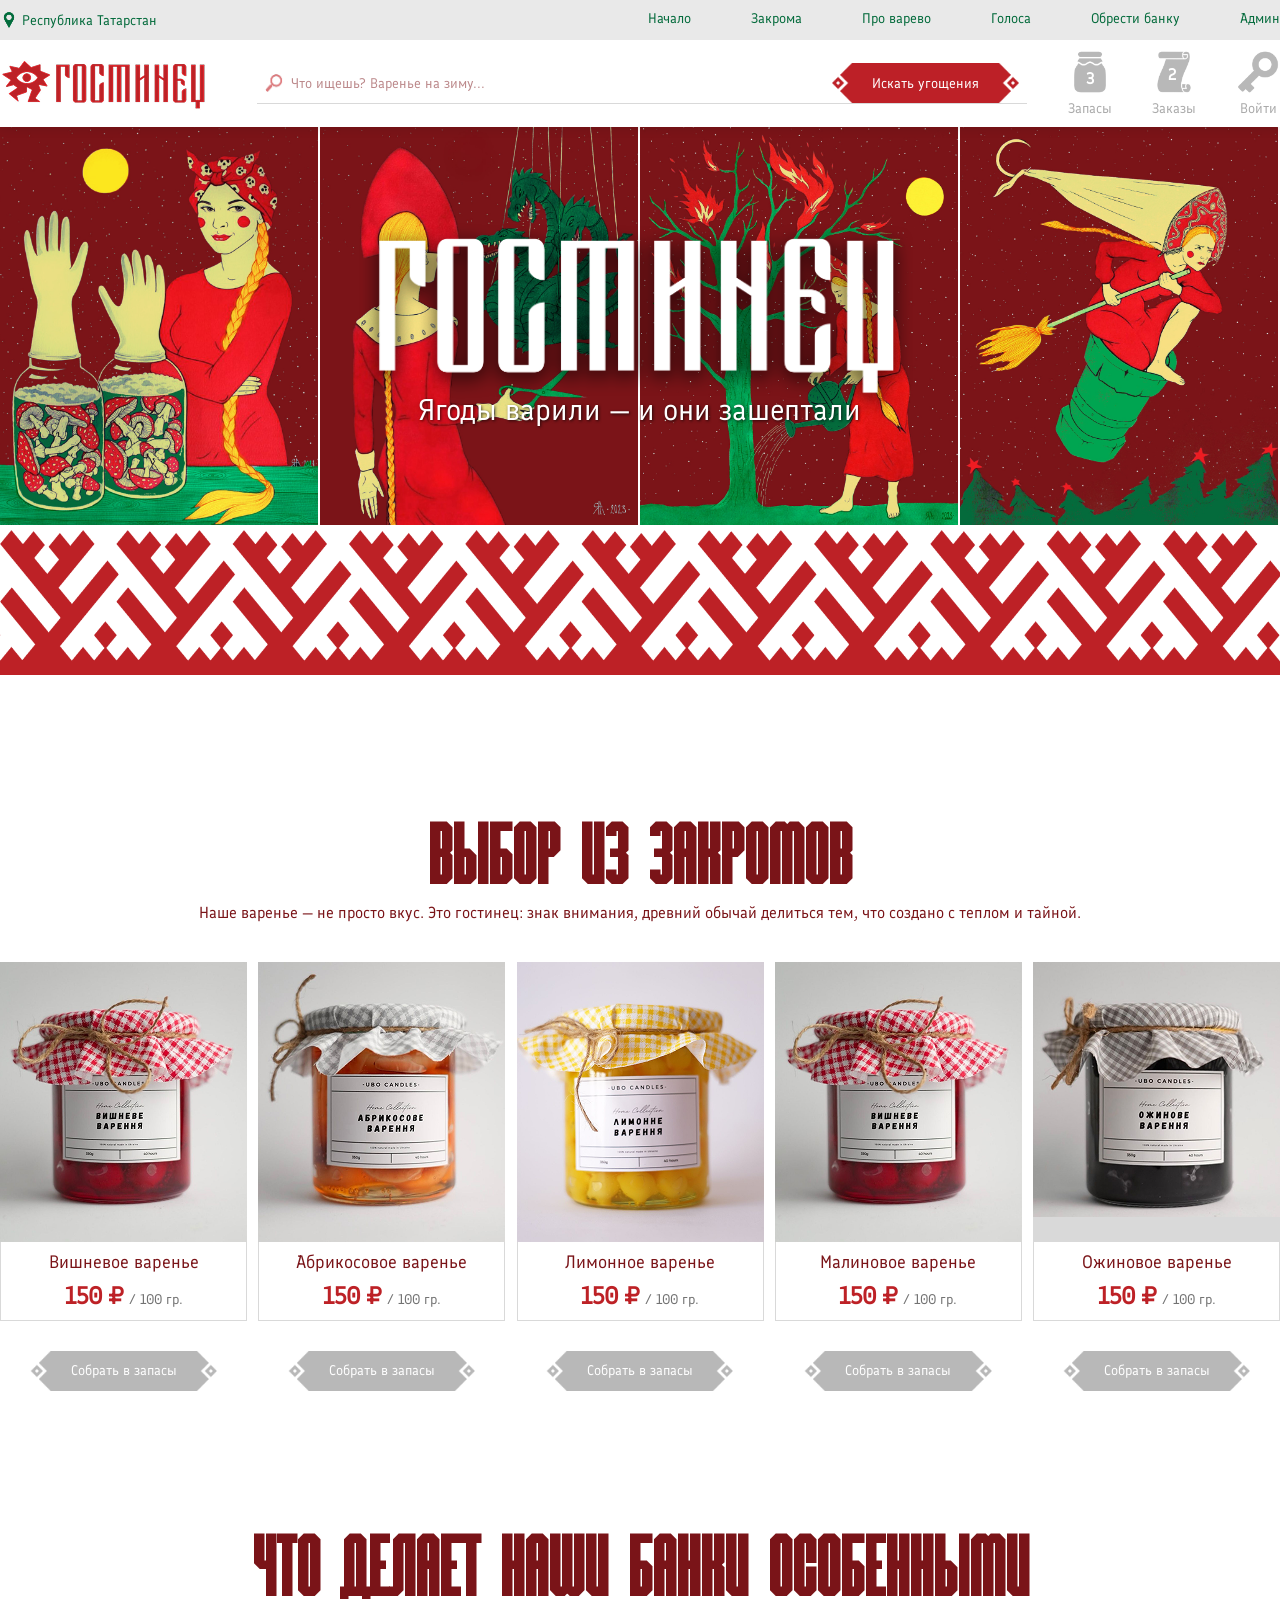
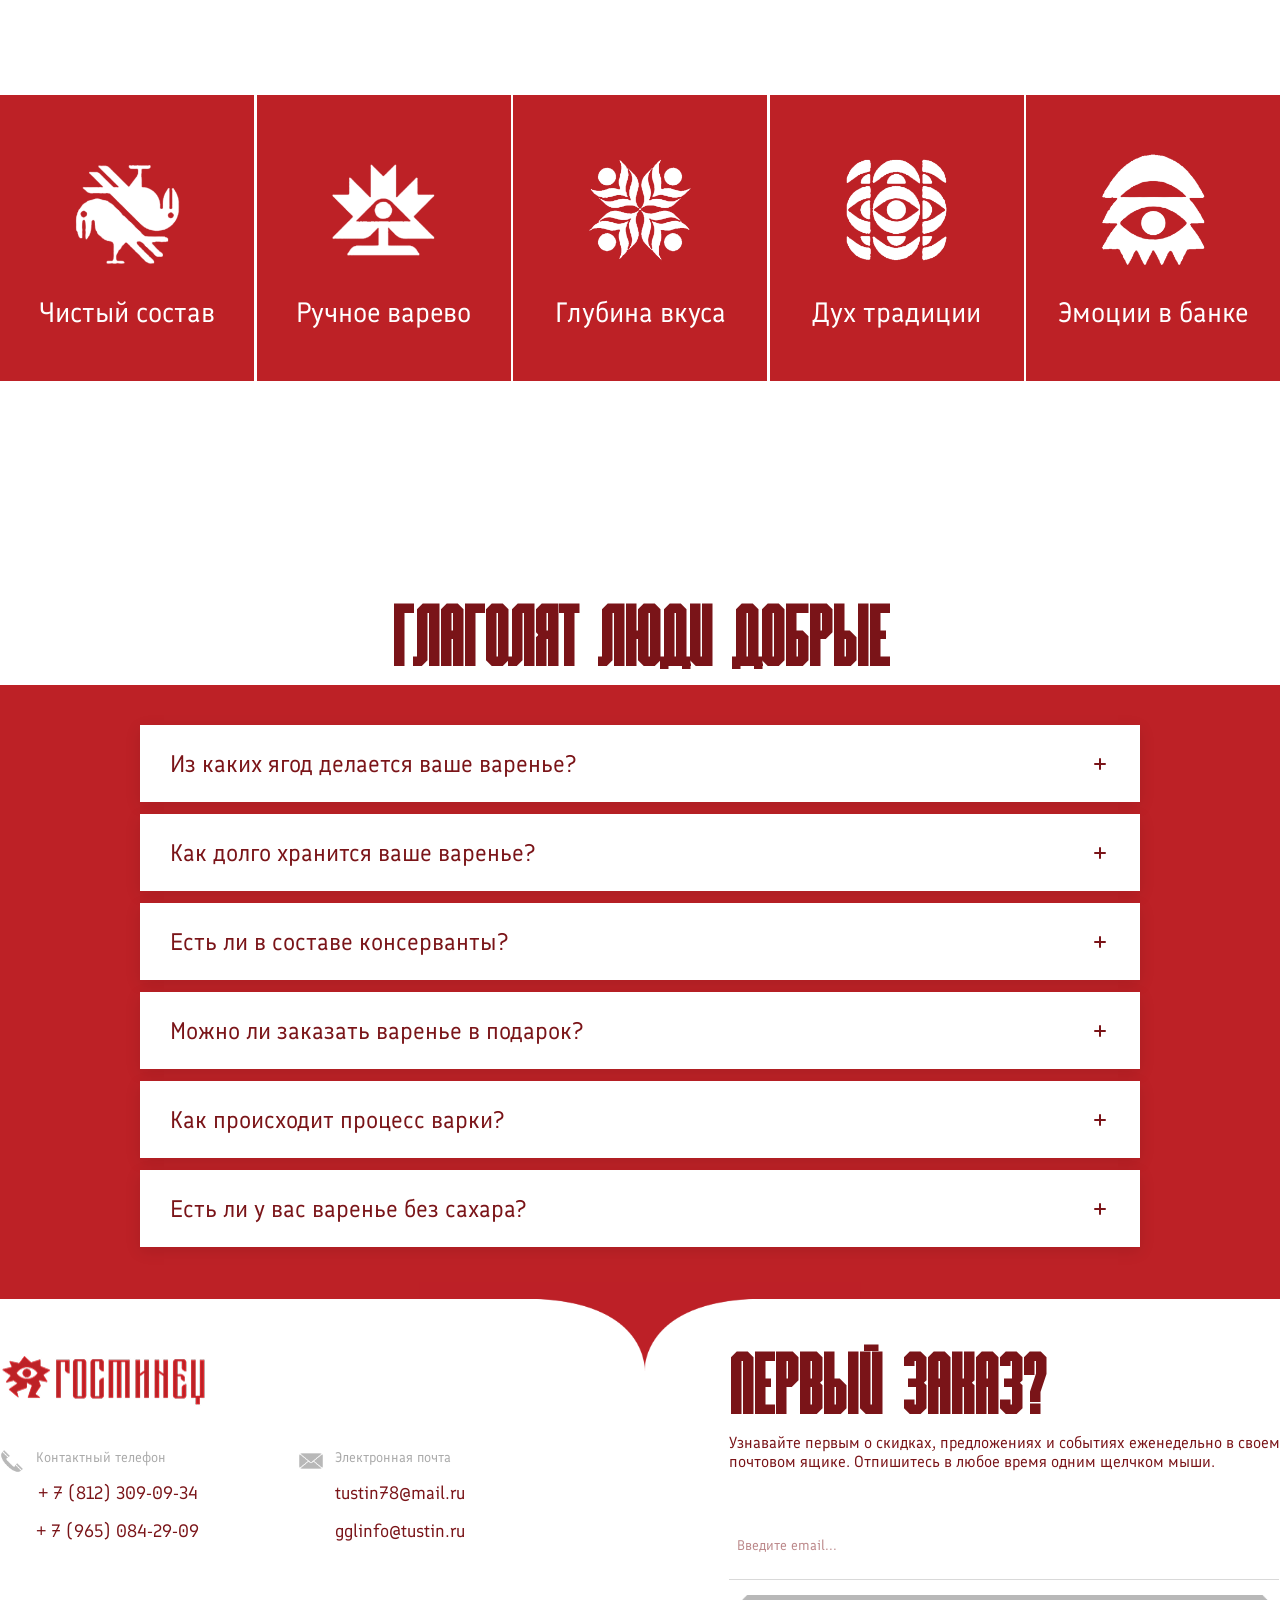
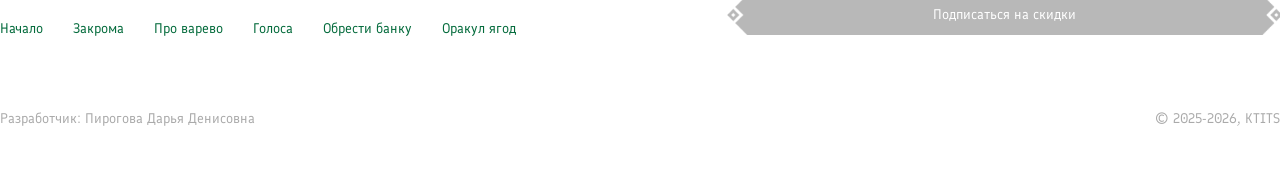
<file: index.html>
<!DOCTYPE html>
<html lang="en">
<head>
    <meta charset="UTF-8">
    <title>Гостинец</title>
    <meta name="viewport" content="width=device-width, initial-scale=1.0">
    <link rel="stylesheet" href="./assets/CSS/style.css">
    <script src="./assets/JS/main.js"></script>
    <link rel="shortcut icon" href="./assets/images/favicon.png" type="image/x-icon">
</head>
<body>

<!-- UP SCROLL BOTTOM -->
<button class="scroll-to-top" aria-label="Наверх">
    <span>↑</span>
</button>

<!--HEADER-->
<header>
    <div class="header-top__bg">
        <div class="header-top container">
            <div class="header-top__location">
                <img src="./assets/images/map_icon.png" alt="">
                <div class="nav_title">Республика Татарстан</div>
            </div>

            <!-- HEADER NAV_TOP -->
            <nav class="header-top__nav">
                <a class="nav_title" href="index.html#banner">Начало</a>
                <a class="nav_title" href="catalog.html">Закрома</a>
                <div class="nav_title">Про варево</div>
                <a class="nav_title" href="#feedbacks">Голоса</a>
                <a class="nav_title" href="profile.html">Обрести банку</a>
                <a class="nav_title" href="admin.html">Админ</a>
            </nav>
        </div>
    </div>

    <!-- Бургер-меню -->
    <button class="burger-menu" id="burgerMenu">
        <span class="burger-line"></span>
        <span class="burger-line"></span>
        <span class="burger-line"></span>
    </button>

    <!-- Мобильное меню -->
    <div class="mobile-menu" id="mobileMenu">
        <div class="mobile-menu__content">
            <nav class="mobile-nav">
                <a class="mobile-nav__item" href="index.html#banner" onclick="closeMobileMenu()">Начало</a>
                <a class="mobile-nav__item" href="catalog.html" onclick="closeMobileMenu()">Закрома</a>
                <a class="mobile-nav__item" href="#feedbacks" onclick="closeMobileMenu()">Голоса</a>
                <a class="mobile-nav__item" href="profile.html" onclick="closeMobileMenu()">Обрести банку</a>
                <a class="mobile-nav__item" href="admin.html" onclick="closeMobileMenu()">Админ</a>
                <div class="mobile-nav__item">Про варево</div>
            </nav>

            <div class="mobile-menu__contacts">
                <a href="tel:+78123090934" class="mobile-contact__item">
                    <img src="./assets/icons/tel_icon.png" alt="Телефон">
                    <span>+7 (812) 309-09-34</span>
                </a>
                <a href="tel:+79650842909" class="mobile-contact__item">
                    <img src="./assets/icons/tel_icon.png" alt="Телефон">
                    <span>+7 (965) 084-29-09</span>
                </a>
                <a href="mailto:tustin78@mail.ru" class="mobile-contact__item">
                    <img src="./assets/icons/mail_icon.png" alt="Почта">
                    <span>tustin78@mail.ru</span>
                </a>
            </div>
        </div>
    </div>

    <div class="mobile-menu__overlay" id="mobileMenuOverlay"></div>

    <div class="header-button container">
        <img src="./assets/images/logo.png" alt="">

        <!-- SEARCH BAR -->
        <div class="search-bar">
            <img src="./assets/icons/search_icon.png" alt="search" class="search-icon">
            <input type="text" placeholder="Что ищешь? Варенье на зиму..." class="search-input nav_title">
            <button class="btn">
                <p class="nav_title">Искать угощения</p>
                <img class="search-btn" src="./assets/icons/search_bottom.png" alt="">
            </button>
        </div>

        <!-- HEADER NAV_BUTTON -->
        <div class="header-button__nav">
            <a href="cart.html">
                <div class="header-button__nav-item">
                    <div class="nav_item__icon">
                        <p>3</p>
                        <img src="./assets/icons/cart_icon.png" class="icon-default" alt="">
                        <img src="./assets/icons/cart_icon__hover.png" class="icon-hover" alt="">
                    </div>
                    <div class="nav_title nav-item__title">Запасы</div>
                </div>
            </a>

            <div class="header-button__nav-item">
                <div class="nav_item__icon">
                    <p class="orders_navcount">2</p>
                    <img src="./assets/icons/orders_icon.png" class="icon-default" alt="">
                    <img src="./assets/icons/orders_icon__hover.png" class="icon-hover" alt="">
                </div>
                <div class="nav_title nav-item__title">Заказы</div>
            </div>

            <a href="profile.html">
                <div class="header-button__nav-item" id="loginButton">
                    <div class="nav_item__icon">
                        <img src="./assets/icons/login_icon.png" class="icon-default" alt="">
                        <img src="./assets/icons/login_icon__hover.png" class="icon-hover" alt="">
                    </div>
                    <div class="nav_title nav-item__title">Войти</div>
                </div>
            </a>
        </div>
    </div>
</header>

<!-- BANNER -->
<section class="banner" id="banner">
    <div class="banner-slider">
        <div class="banner-slider__container"></div>

        <div class="banner-content">
            <img class="banner-title" src="./assets/images/banner_title.png" alt="">
            <p class="banner-text">Ягоды варили — и они зашептали</p>
        </div>
    </div>

    <img class="banner-print" src="./assets/images/main__slider/print.png" alt="">
</section>

<!-- MINI CATALOG -->
<section class="mini-catalog container c-padding" id="mini-catalog">
    <h2 class="title_h2">ВЫБОР ИЗ ЗАКРОМОВ</h2>
    <p class="description">Наше варенье — не просто вкус. Это гостинец: знак внимания, древний обычай делиться тем, что
        создано с теплом и тайной.</p>

    <div class="mini-catalog__cards">
        <div class="mini-catalog__card">
            <div class="mini-catalog__image">
                <img src="./assets/images/mini__catalog/mini__calalog-1.png" alt="Абрикосовое варенье"
                     class="mini-catalog__img-default">
                <img src="./assets/images/mini__catalog/mini__calalog-1__hover.png" alt="Абрикосовое варенье"
                     class="mini-catalog__img-hover">
            </div>
            <div class="mini-catalog__titles">
                <div class="title_h3">Вишневое варенье</div>
                <div class="mini-catalog__price">150 ₽ <span>/ 100 гр.</span></div>
            </div>

            <button class="btn-hover">
                <p class="nav_title">Собрать в запасы</p>
                <img class="btn-hover__overlay-default" src="./assets/icons/cart_bottom__hover.png" alt="">
                <img class="btn-hover__overlay" src="./assets/icons/cart_bottom.png" alt="">
            </button>
        </div>

        <div class="mini-catalog__card">
            <div class="mini-catalog__image">
                <img src="./assets/images/mini__catalog/mini__calalog-2.png" alt="Абрикосовое варенье"
                     class="mini-catalog__img-default">
                <img src="./assets/images/mini__catalog/mini__calalog-2__hover.png" alt="Абрикосовое варенье"
                     class="mini-catalog__img-hover">
            </div>
            <div class="mini-catalog__titles">
                <div class="title_h3">Абрикосовое варенье</div>
                <div class="mini-catalog__price">150 ₽ <span>/ 100 гр.</span></div>
            </div>

            <button class="btn-hover">
                <p class="nav_title">Собрать в запасы</p>
                <img class="btn-hover__overlay-default" src="./assets/icons/cart_bottom__hover.png" alt="">
                <img class="btn-hover__overlay" src="./assets/icons/cart_bottom.png" alt="">
            </button>
        </div>

        <div class="mini-catalog__card">
            <div class="mini-catalog__image">
                <img src="./assets/images/mini__catalog/mini__calalog-3.png" alt="Абрикосовое варенье"
                     class="mini-catalog__img-default">
                <img src="./assets/images/mini__catalog/mini__calalog-3__hover.png" alt="Абрикосовое варенье"
                     class="mini-catalog__img-hover">
            </div>
            <div class="mini-catalog__titles">
                <div class="title_h3">Лимонное варенье</div>
                <div class="mini-catalog__price">150 ₽ <span>/ 100 гр.</span></div>
            </div>

            <button class="btn-hover">
                <p class="nav_title">Собрать в запасы</p>
                <img class="btn-hover__overlay-default" src="./assets/icons/cart_bottom__hover.png" alt="">
                <img class="btn-hover__overlay" src="./assets/icons/cart_bottom.png" alt="">
            </button>
        </div>

        <div class="mini-catalog__card">
            <div class="mini-catalog__image">
                <img src="./assets/images/mini__catalog/mini__calalog-1.png" alt="Абрикосовое варенье"
                     class="mini-catalog__img-default">
                <img src="./assets/images/mini__catalog/mini__calalog-1__hover.png" alt="Абрикосовое варенье"
                     class="mini-catalog__img-hover">
            </div>
            <div class="mini-catalog__titles">
                <div class="title_h3">Малиновое варенье</div>
                <div class="mini-catalog__price">150 ₽ <span>/ 100 гр.</span></div>
            </div>

            <button class="btn-hover">
                <p class="nav_title">Собрать в запасы</p>
                <img class="btn-hover__overlay-default" src="./assets/icons/cart_bottom__hover.png" alt="">
                <img class="btn-hover__overlay" src="./assets/icons/cart_bottom.png" alt="">
            </button>
        </div>

        <div class="mini-catalog__card">
            <div class="mini-catalog__image">
                <img src="./assets/images/mini__catalog/mini__calalog-5.png" alt="Абрикосовое варенье"
                     class="mini-catalog__img-default">
                <img src="./assets/images/mini__catalog/mini__calalog-5__hover.png" alt="Абрикосовое варенье"
                     class="mini-catalog__img-hover">
            </div>
            <div class="mini-catalog__titles">
                <div class="title_h3">Ожиновое варенье</div>
                <div class="mini-catalog__price">150 ₽ <span>/ 100 гр.</span></div>
            </div>

            <button class="btn-hover">
                <p class="nav_title">Собрать в запасы</p>
                <img class="btn-hover__overlay-default" src="./assets/icons/cart_bottom__hover.png" alt="">
                <img class="btn-hover__overlay" src="./assets/icons/cart_bottom.png" alt="">
            </button>
        </div>

    </div>
</section>

<!-- ADVANTAGES -->
<section class="advantages c-padding">
    <h2 class="title_h2">ЧТО ДЕЛАЕТ НАШИ БАНКИ ОСОБЕННЫМИ</h2>

    <div class="adv_container">
        <div class="advantages__items container">
            <div class="advantages__item">
                <img class="advantages__item-img" src="./assets/images/advantages/1конка.png" alt="">
                <div class="title_h4">Чистый состав</div>
            </div>

            <div class="advantages__item">
                <img class="advantages__item-img" src="./assets/images/advantages/2иконка.png" alt="">
                <div class="title_h4">Ручное варево</div>
            </div>

            <div class="advantages__item">
                <img class="advantages__item-img" src="./assets/images/advantages/3иконка.png" alt="">
                <div class="title_h4">Глубина вкуса</div>
            </div>

            <div class="advantages__item">
                <img class="advantages__item-img" src="./assets/images/advantages/4иконка.png" alt="">
                <div class="title_h4">Дух традиции</div>
            </div>

            <div class="advantages__item">
                <img class="advantages__item-img" src="./assets/images/advantages/5иконка.png" alt="">
                <div class="title_h4">Эмоции в банке</div>
            </div>
        </div>
    </div>
</section>

<!-- FEEDBACKS -->
<section class="feedbacks c-padding" id="feedbacks">
    <h2 class="title_h2">ГЛАГОЛЯТ ЛЮДИ ДОБРЫЕ</h2>

    <div class="fb_container">
        <div class="fb__items container">
            <div class="fb__item">
                <div class="fb__item-title">
                    <span>Из каких ягод делается ваше варенье?</span>
                    <div class="fb__arrow">
                        <span class="fb__arrow-line"></span>
                        <span class="fb__arrow-line"></span>
                    </div>
                </div>
                <div class="fb__item-content">
                    <p>Мы используем только сезонные ягоды из экологически чистых садов Татарстана. Каждая ягода
                        собирается вручную в момент полной зрелости, чтобы сохранить максимум вкуса и пользы.</p>
                </div>
            </div>

            <div class="fb__item">
                <div class="fb__item-title">
                    <span>Как долго хранится ваше варенье?</span>
                    <div class="fb__arrow">
                        <span class="fb__arrow-line"></span>
                        <span class="fb__arrow-line"></span>
                    </div>
                </div>
                <div class="fb__item-content">
                    <p>Благодаря традиционной рецептуре и правильной пастеризации наше варенье хранится до 2 лет. После
                        вскрытия рекомендуем хранить в холодильнике и употребить в течение 1 месяца.</p>
                </div>
            </div>

            <div class="fb__item">
                <div class="fb__item-title">
                    <span>Есть ли в составе консерванты?</span>
                    <div class="fb__arrow">
                        <span class="fb__arrow-line"></span>
                        <span class="fb__arrow-line"></span>
                    </div>
                </div>
                <div class="fb__item-content">
                    <p>Абсолютно нет! Мы используем только натуральные ингредиенты: ягоды, сахар и иногда немного
                        лимонного сока для баланса вкуса. Никаких искусственных добавок, красителей или
                        консервантов.</p>
                </div>
            </div>

            <div class="fb__item">
                <div class="fb__item-title">
                    <span>Можно ли заказать варенье в подарок?</span>
                    <div class="fb__arrow">
                        <span class="fb__arrow-line"></span>
                        <span class="fb__arrow-line"></span>
                    </div>
                </div>
                <div class="fb__item-content">
                    <p>Конечно! Мы предлагаем красивую подарочную упаковку и можем добавить персональную открытку с
                        вашими пожеланиями. Идеальный гостинец для близких — вкусно, душевно и с заботой.</p>
                </div>
            </div>

            <div class="fb__item">
                <div class="fb__item-title">
                    <span>Как происходит процесс варки?</span>
                    <div class="fb__arrow">
                        <span class="fb__arrow-line"></span>
                        <span class="fb__arrow-line"></span>
                    </div>
                </div>
                <div class="fb__item-content">
                    <p>Мы варим варенье небольшими партиями в медных тазах на открытом огне, как это делали наши
                        бабушки. Такой способ позволяет сохранить аромат ягод и получить идеальную консистенцию.</p>
                </div>
            </div>

            <div class="fb__item">
                <div class="fb__item-title">
                    <span>Есть ли у вас варенье без сахара?</span>
                    <div class="fb__arrow">
                        <span class="fb__arrow-line"></span>
                        <span class="fb__arrow-line"></span>
                    </div>
                </div>
                <div class="fb__item-content">
                    <p>Да, мы предлагаем линейку варенья на меду и стевии. Также есть варианты с пониженным содержанием
                        сахара. Каждую банку мы маркируем специально для удобства выбора.</p>
                </div>
            </div>
        </div>
    </div>

    <img class="fb-print" src="./assets/images/feedback/fb_icon.png" alt="">
</section>

<!-- FOOTER -->
<footer class="footer container">
    <div class="footer_left">
        <img src="./assets/images/logo.png" alt="" class="logo">

        <div class="footer_contacts">
            <div class="footer-tel">
                <img src="./assets/icons/tel_icon.png" alt="">

                <div class="text_info">
                    <p class="nav_title nav-item__title">Контактный телефон</p>
                    <a href="tel: 78123090934" class="title_h3">+ 7 (812) 309-09-34</a>
                    <a href="tel: 78123090934" class="title_h3">+ 7 (965) 084-29-09</a>
                </div>
            </div>

            <div class="footer-tel">
                <img src="./assets/icons/mail_icon.png" alt="">
                <div class="text_info">
                    <p class="nav_title nav-item__title">Электронная почта</p>
                    <a href="mailto: tustin78@mail.ru" class="title_h3">tustin78@mail.ru</a>
                    <a href="mailto: info@tustin.ru" class="title_h3">gglinfo@tustin.ru</a>
                </div>
            </div>
        </div>

        <nav class="header-top__nav">
            <a class="nav_title" href="#banner">Начало</a>
            <div class="nav_title">Закрома</div>
            <div class="nav_title">Про варево</div>
            <a class="nav_title" href="#feedbacks">Голоса</a>
            <div class="nav_title">Обрести банку</div>
            <div class="nav_title">Оракул ягод</div>
        </nav>

        <p class="nav_title nav-item__title">Разработчик: Пирогова Дарья Денисовна</p>
    </div>

    <div class="footer_right">
        <h2 class="title_h2">Первый заказ?</h2>
        <p class="description">Узнавайте первым о скидках, предложениях и событиях еженедельно в своем <br>почтовом
            ящике. Отпишитесь в любое время одним щелчком мыши.</p>

        <input type="text" placeholder="Введите email..." class="search-input nav_title">
        <button class="btn-hover">
            <p class="nav_title">Подписаться на скидки</p>
            <img class="btn-hover__overlay-default" src="./assets/icons/footer_bottom.png" alt="">
            <img class="btn-hover__overlay" src="./assets/icons/footer_bottom__hover.png" alt="">
        </button>

        <p class="nav_title nav-item__title footer-desc">© 2025-2026, KTITS</p>
    </div>
</footer>

<!-- Login Modal -->
<div class="modal-overlay" id="loginModal">
    <div class="modal-content">
        <button class="modal-close" id="closeModal">
            <span>×</span>
        </button>

        <div class="modal-tabs">
            <button class="modal-tab active" data-tab="login">Войти</button>
            <button class="modal-tab" data-tab="register">Регистрация</button>
        </div>

        <!-- Login Form -->
        <form class="modal-form active" id="loginForm">
            <h3 class="title_h3">Вход в аккаунт</h3>

            <div class="form-group">
                <label for="loginEmail" class="form-label">Email</label>
                <input type="email" id="loginEmail" class="form-input" placeholder="ваш@email.com" required>
            </div>

            <div class="form-group">
                <label for="loginPassword" class="form-label">Пароль</label>
                <input type="password" id="loginPassword" class="form-input" placeholder="Введите пароль" required>
            </div>

            <button type="submit" class="btn-hover modal-submit-btn">
                <p class="nav_title">Войти</p>
                <img class="btn-hover__overlay-default" src="./assets/icons/cart_bottom__hover.png" alt="">
                <img class="btn-hover__overlay" src="./assets/icons/cart_bottom.png" alt="">
            </button>

            <div class="form-divider">
                <span>или войдите через</span>
            </div>

            <div class="social-login">
                <button type="button" class="social-btn vk-btn">
                    <img src="./assets/icons/vk-icon.png" alt="VK">
                    VK
                </button>
                <button type="button" class="social-btn google-btn">
                    <img src="./assets/icons/google-png.png" alt="Google">
                    Google
                </button>
            </div>
        </form>

        <!-- Register Form -->
        <form class="modal-form" id="registerForm">
            <h3 class="title_h3">Создать аккаунт</h3>

            <div class="form-group">
                <label for="registerName" class="form-label">Имя</label>
                <input type="text" id="registerName" class="form-input" placeholder="Ваше имя" required>
            </div>

            <div class="form-group">
                <label for="registerEmail" class="form-label">Email</label>
                <input type="email" id="registerEmail" class="form-input" placeholder="ваш@email.com" required>
            </div>

            <div class="form-group">
                <label for="registerPassword" class="form-label">Пароль</label>
                <input type="password" id="registerPassword" class="form-input" placeholder="Не менее 6 символов"
                       required minlength="6">
            </div>

            <div class="form-group">
                <label for="registerConfirmPassword" class="form-label">Подтвердите пароль</label>
                <input type="password" id="registerConfirmPassword" class="form-input" placeholder="Повторите пароль"
                       required>
            </div>

            <button type="submit" class="btn-hover modal-submit-btn">
                <p class="nav_title">Зарегистрироваться</p>
                <img class="btn-hover__overlay-default" src="./assets/icons/cart_bottom__hover.png" alt="">
                <img class="btn-hover__overlay" src="./assets/icons/cart_bottom.png" alt="">
            </button>

            <div class="form-divider">
                <span>или зарегистрируйтесь через</span>
            </div>

            <div class="social-login">
                <button type="button" class="social-btn vk-btn">
                    <img src="./assets/icons/vk-icon.png" alt="VK">
                    VK
                </button>
                <button type="button" class="social-btn google-btn">
                    <img src="./assets/icons/google-png.png" alt="Google">
                    Google
                </button>
            </div>
        </form>
    </div>
</div>
</body>
</html>
</file>
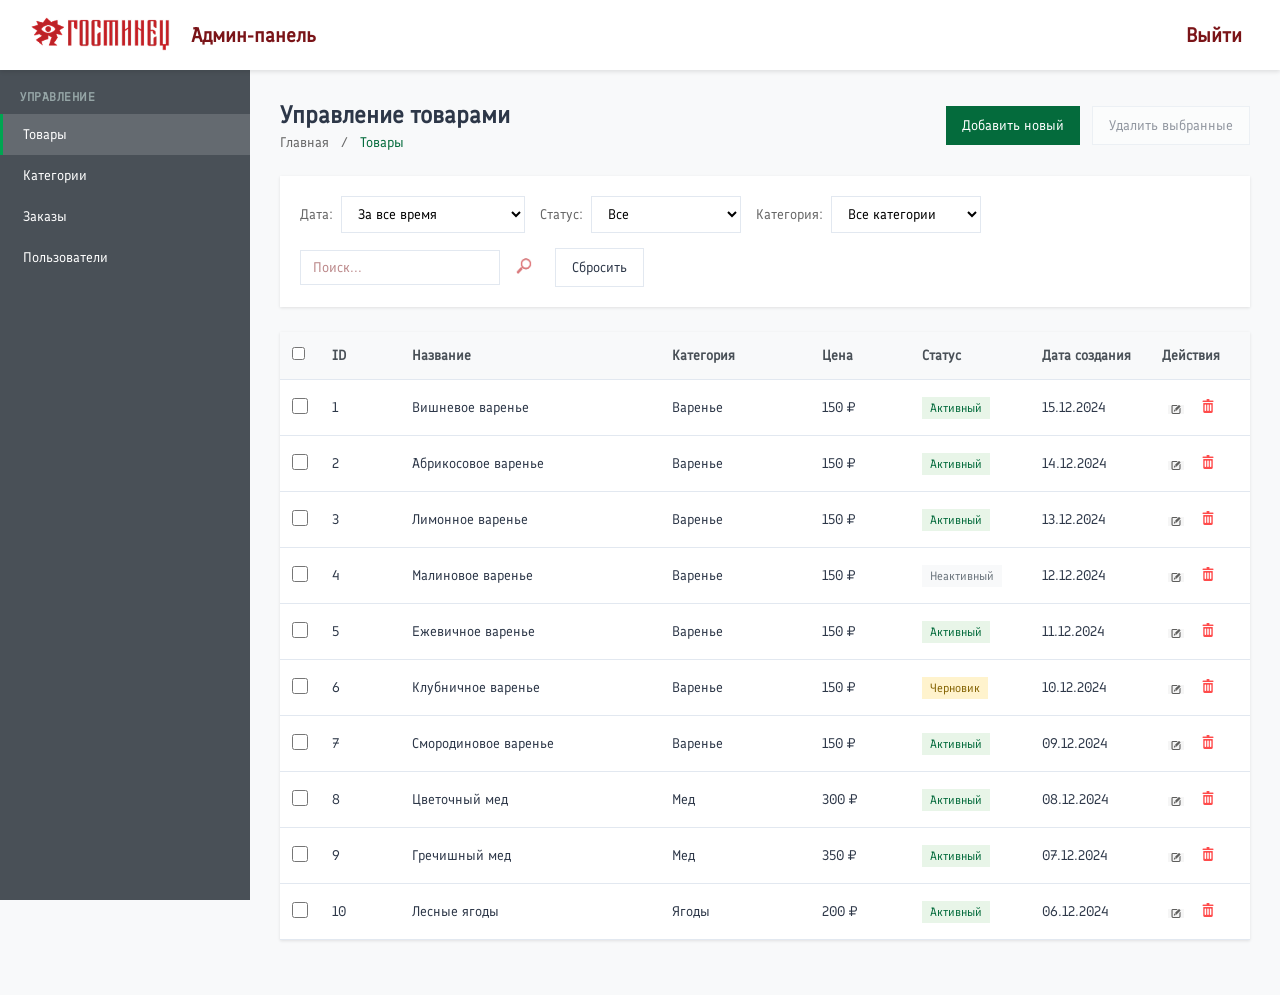
<file: admin.html>
<!DOCTYPE html>
<html lang="ru">
<head>
    <meta charset="UTF-8">
    <title>Админ-панель - Гостинец</title>
    <link rel="stylesheet" href="./assets/CSS/style.css">
    <link rel="stylesheet" href="./assets/CSS/admin.css">
    <link rel="shortcut icon" href="./assets/images/favicon.png" type="image/x-icon">
</head>
<body class="admin-body">

<!-- АДМИН ХЕДЕР -->
<header class="admin-header">
    <div class="admin-header__content">
        <div class="admin-header__logo">
            <a href="index.html"><img src="./assets/images/logo.png" alt="Гостинец"></a>
            <span class="admin-title">Админ-панель</span>
        </div>
        <div class="admin-header__user">
            <button class="logout-btn">
                <span class="admin-title">Выйти</span>
            </button>
        </div>
    </div>
</header>

<!-- ОСНОВНОЙ КОНТЕНТ -->
<div class="admin-container">
    <!-- БОКОВОЕ МЕНЮ -->
    <aside class="admin-sidebar">
        <nav class="sidebar-nav">
            <div class="nav-section">
                <h3 class="nav-section__title">Управление</h3>
                <ul class="nav-list">
                    <li class="nav-item active" data-tab="products">
<!--                        <img src="./assets/icons/products_icon.png" alt="Товары">-->
                        <span>Товары</span>
                    </li>
                    <li class="nav-item" data-tab="categories">
<!--                        <img src="./assets/icons/categories_icon.png" alt="Категории">-->
                        <span>Категории</span>
                    </li>
                    <li class="nav-item" data-tab="orders">
<!--                        <img src="./assets/icons/orders_icon.png" alt="Заказы">-->
                        <span>Заказы</span>
                    </li>
                    <li class="nav-item" data-tab="users">
<!--                        <img src="./assets/icons/users_icon.png" alt="Пользователи">-->
                        <span>Пользователи</span>
                    </li>
                </ul>
            </div>

<!--            <div class="nav-section">-->
<!--                <h3 class="nav-section__title">Система</h3>-->
<!--                <ul class="nav-list">-->
<!--                    <li class="nav-item" data-tab="settings">-->
<!--                        <img src="./assets/icons/settings_icon.png" alt="Настройки">-->
<!--                        <span>Настройки</span>-->
<!--                    </li>-->
<!--                    <li class="nav-item" data-tab="analytics">-->
<!--                        <img src="./assets/icons/analytics_icon.png" alt="Аналитика">-->
<!--                        <span>Аналитика</span>-->
<!--                    </li>-->
<!--                </ul>-->
<!--            </div>-->
        </nav>
    </aside>

    <!-- ОСНОВНАЯ ОБЛАСТЬ -->
    <main class="admin-main">
        <!-- ПАНЕЛЬ ДЕЙСТВИЙ -->
        <div class="action-panel">
            <div class="action-panel__left">
                <h2 class="page-title" id="currentPageTitle">Управление товарами</h2>
                <div class="breadcrumbs">
                    <span>Главная</span>
                    <span class="breadcrumb-divider">/</span>
                    <span class="breadcrumb-active">Товары</span>
                </div>
            </div>
            <div class="action-panel__right">
                <button class="btn-primary" id="addNewBtn">
<!--                    <img src="./assets/icons/add_icon.png" alt="Добавить">-->
                    <span>Добавить новый</span>
                </button>
                <button class="btn-secondary" id="bulkDeleteBtn">
<!--                    <img src="./assets/icons/delete_icon.png" alt="Удалить">-->
                    <span>Удалить выбранные</span>
                </button>
            </div>
        </div>

        <!-- ФИЛЬТРЫ -->
        <div class="filters-panel">
            <div class="filter-group">
                <label for="dateFilter">Дата:</label>
                <select id="dateFilter" class="filter-select">
                    <option value="all">За все время</option>
                    <option value="today">Сегодня</option>
                    <option value="week">За неделю</option>
                    <option value="month">За месяц</option>
                    <option value="custom">Произвольный период</option>
                </select>
            </div>

            <div class="filter-group">
                <label for="statusFilter">Статус:</label>
                <select id="statusFilter" class="filter-select">
                    <option value="all">Все</option>
                    <option value="active">Активные</option>
                    <option value="inactive">Неактивные</option>
                    <option value="draft">Черновики</option>
                </select>
            </div>

            <div class="filter-group">
                <label for="categoryFilter">Категория:</label>
                <select id="categoryFilter" class="filter-select">
                    <option value="all">Все категории</option>
                    <option value="jam">Варенье</option>
                    <option value="honey">Мед</option>
                    <option value="berries">Ягоды</option>
                </select>
            </div>

            <div class="filter-group">
                <input type="text" id="searchFilter" class="search-input" placeholder="Поиск...">
                <button class="search-btn">
                    <img src="./assets/icons/search_icon.png" alt="Поиск">
                </button>
            </div>

            <button class="btn-secondary" id="resetFiltersBtn">
                <span>Сбросить</span>
            </button>
        </div>

        <!-- ТАБЛИЦА -->
        <div class="table-container">
            <table class="data-table">
                <thead>
                <tr>
                    <th class="checkbox-column">
                        <input type="checkbox" id="selectAll">
                    </th>
                    <th class="id-column">ID</th>
                    <th>Название</th>
                    <th class="category-column">Категория</th>
                    <th class="price-column">Цена</th>
                    <th class="status-column">Статус</th>
                    <th class="date-column">Дата создания</th>
                    <th class="actions-column">Действия</th>
                </tr>
                </thead>
                <tbody id="tableBody">
                <!-- Данные будут заполняться JavaScript -->
                </tbody>
            </table>
        </div>

        <!-- ПАГИНАЦИЯ -->
<!--        <div class="pagination">-->
<!--            <div class="pagination-info">-->
<!--                Показано <span id="showingCount">1-10</span> из <span id="totalCount">127</span>-->
<!--            </div>-->
<!--            <div class="pagination-controls">-->
<!--                <button class="pagination-btn" id="prevPage" disabled>-->
<!--                    <img src="./assets/icons/arrow_left.png" alt="Назад">-->
<!--                </button>-->
<!--                <div class="pagination-numbers">-->
<!--                    <button class="page-number active">1</button>-->
<!--                    <button class="page-number">2</button>-->
<!--                    <button class="page-number">3</button>-->
<!--                    <span class="page-ellipsis">...</span>-->
<!--                    <button class="page-number">13</button>-->
<!--                </div>-->
<!--                <button class="pagination-btn" id="nextPage">-->
<!--                    <img src="./assets/icons/arrow_right.png" alt="Вперед">-->
<!--                </button>-->
<!--            </div>-->
<!--        </div>-->
    </main>
</div>

<!-- МОДАЛЬНОЕ ОКНО ДОБАВЛЕНИЯ/РЕДАКТИРОВАНИЯ -->
<div class="modal-overlay" id="itemModal" style="display: none;">
    <div class="modal-content">
        <div class="modal-header">
            <h3 id="modalTitle">Добавить товар</h3>
            <button class="modal-close" id="closeModal">
                <span>×</span>
            </button>
        </div>
        <div class="modal-body">
            <form id="itemForm">
                <div class="form-row">
                    <div class="form-group">
                        <label for="itemName">Название</label>
                        <input type="text" id="itemName" class="form-input" required>
                    </div>
                    <div class="form-group">
                        <label for="itemCategory">Категория</label>
                        <select id="itemCategory" class="form-input" required>
                            <option value="">Выберите категорию</option>
                            <option value="jam">Варенье</option>
                            <option value="honey">Мед</option>
                            <option value="berries">Ягоды</option>
                        </select>
                    </div>
                </div>

                <div class="form-row">
                    <div class="form-group">
                        <label for="itemPrice">Цена (₽)</label>
                        <input type="number" id="itemPrice" class="form-input" min="0" step="0.01" required>
                    </div>
                    <div class="form-group">
                        <label for="itemStatus">Статус</label>
                        <select id="itemStatus" class="form-input" required>
                            <option value="active">Активный</option>
                            <option value="inactive">Неактивный</option>
                            <option value="draft">Черновик</option>
                        </select>
                    </div>
                </div>

                <div class="form-group">
                    <label for="itemDescription">Описание</label>
                    <textarea id="itemDescription" class="form-textarea" rows="4"></textarea>
                </div>

                <div class="form-group">
                    <label for="itemImage">Изображение</label>
                    <input type="file" id="itemImage" class="form-input" accept="image/*">
                </div>
            </form>
        </div>
        <div class="modal-footer">
            <button class="btn-secondary" id="cancelBtn">Отмена</button>
            <button class="btn-primary" id="saveBtn">Сохранить</button>
        </div>
    </div>
</div>

<script>
    document.addEventListener('DOMContentLoaded', function() {
        // Данные для таблицы (в реальном приложении будут загружаться с сервера)
        const tableData = {
            products: [
                { id: 1, name: 'Вишневое варенье', category: 'Варенье', price: 150, status: 'active', date: '2024-12-15' },
                { id: 2, name: 'Абрикосовое варенье', category: 'Варенье', price: 150, status: 'active', date: '2024-12-14' },
                { id: 3, name: 'Лимонное варенье', category: 'Варенье', price: 150, status: 'active', date: '2024-12-13' },
                { id: 4, name: 'Малиновое варенье', category: 'Варенье', price: 150, status: 'inactive', date: '2024-12-12' },
                { id: 5, name: 'Ежевичное варенье', category: 'Варенье', price: 150, status: 'active', date: '2024-12-11' },
                { id: 6, name: 'Клубничное варенье', category: 'Варенье', price: 150, status: 'draft', date: '2024-12-10' },
                { id: 7, name: 'Смородиновое варенье', category: 'Варенье', price: 150, status: 'active', date: '2024-12-09' },
                { id: 8, name: 'Цветочный мед', category: 'Мед', price: 300, status: 'active', date: '2024-12-08' },
                { id: 9, name: 'Гречишный мед', category: 'Мед', price: 350, status: 'active', date: '2024-12-07' },
                { id: 10, name: 'Лесные ягоды', category: 'Ягоды', price: 200, status: 'active', date: '2024-12-06' }
            ],
            users: [
                { id: 1, name: 'Мария Иванова', email: 'maria@example.com', role: 'Пользователь', status: 'active', date: '2024-11-15' },
                { id: 2, name: 'Иван Петров', email: 'ivan@example.com', role: 'Пользователь', status: 'active', date: '2024-11-10' },
                { id: 3, name: 'Анна Сидорова', email: 'anna@example.com', role: 'Модератор', status: 'active', date: '2024-11-05' },
                { id: 4, name: 'Петр Васильев', email: 'petr@example.com', role: 'Пользователь', status: 'inactive', date: '2024-10-28' }
            ],
            orders: [
                { id: 24567, name: 'Заказ №24567', category: 'Варенье', price: 450, status: 'delivered', date: '2024-12-15' },
                { id: 23891, name: 'Заказ №23891', category: 'Варенье', price: 600, status: 'processing', date: '2024-12-05' },
                { id: 22145, name: 'Заказ №22145', category: 'Мед', price: 300, status: 'cancelled', date: '2024-11-20' }
            ],
            categories: [
                { id: 1, name: 'Варенье', description: 'Фруктовые и ягодные варенья', status: 'active', date: '2024-10-15' },
                { id: 2, name: 'Мед', description: 'Натуральный цветочный мед', status: 'active', date: '2024-10-10' },
                { id: 3, name: 'Ягоды', description: 'Свежие и замороженные ягоды', status: 'active', date: '2024-10-05' }
            ]
        };

        // Элементы DOM
        const navItems = document.querySelectorAll('.nav-item');
        const tableBody = document.getElementById('tableBody');
        const currentPageTitle = document.getElementById('currentPageTitle');
        const selectAllCheckbox = document.getElementById('selectAll');
        const addNewBtn = document.getElementById('addNewBtn');
        const bulkDeleteBtn = document.getElementById('bulkDeleteBtn');
        const modal = document.getElementById('itemModal');
        const closeModalBtn = document.getElementById('closeModal');
        const cancelBtn = document.getElementById('cancelBtn');
        const saveBtn = document.getElementById('saveBtn');
        const modalTitle = document.getElementById('modalTitle');
        const itemForm = document.getElementById('itemForm');

        let currentTab = 'products';
        let selectedItems = new Set();

        // Инициализация
        loadTableData(currentTab);

        // Обработчики событий для навигации
        navItems.forEach(item => {
            item.addEventListener('click', function() {
                const tab = this.dataset.tab;

                // Обновляем активный элемент навигации
                navItems.forEach(navItem => navItem.classList.remove('active'));
                this.classList.add('active');

                // Загружаем данные для выбранной вкладки
                currentTab = tab;
                loadTableData(tab);
                updatePageTitle(tab);
            });
        });

        // Выбор всех элементов
        selectAllCheckbox.addEventListener('change', function() {
            const checkboxes = document.querySelectorAll('.item-checkbox');
            checkboxes.forEach(checkbox => {
                checkbox.checked = this.checked;
                const itemId = checkbox.dataset.id;
                if (this.checked) {
                    selectedItems.add(itemId);
                } else {
                    selectedItems.delete(itemId);
                }
            });
            updateBulkDeleteButton();
        });

        // Добавление нового элемента
        addNewBtn.addEventListener('click', function() {
            modalTitle.textContent = `Добавить ${getItemName(currentTab)}`;
            itemForm.reset();
            modal.style.display = 'flex';
        });

        // Закрытие модального окна
        closeModalBtn.addEventListener('click', closeModal);
        cancelBtn.addEventListener('click', closeModal);

        // Сохранение элемента
        saveBtn.addEventListener('click', function() {
            if (itemForm.checkValidity()) {
                // В реальном приложении здесь будет отправка данных на сервер
                alert('Данные успешно сохранены!');
                closeModal();
                // Обновляем таблицу
                loadTableData(currentTab);
            } else {
                alert('Пожалуйста, заполните все обязательные поля');
            }
        });

        // Массовое удаление
        bulkDeleteBtn.addEventListener('click', function() {
            if (selectedItems.size === 0) {
                alert('Выберите элементы для удаления');
                return;
            }

            if (confirm(`Вы уверены, что хотите удалить ${selectedItems.size} элементов?`)) {
                // В реальном приложении здесь будет отправка запроса на удаление
                alert(`Удалено ${selectedItems.size} элементов`);
                selectedItems.clear();
                loadTableData(currentTab);
            }
        });

        // Функции
        function loadTableData(tab) {
            const data = tableData[tab] || [];
            tableBody.innerHTML = '';

            data.forEach(item => {
                const row = document.createElement('tr');
                row.innerHTML = `
                    <td class="checkbox-column">
                        <input type="checkbox" class="item-checkbox" data-id="${item.id}">
                    </td>
                    <td class="id-column">${item.id}</td>
                    <td>${item.name}</td>
                    <td class="category-column">${item.category}</td>
                    <td class="price-column">${item.price} ₽</td>
                    <td class="status-column">
                        <span class="status-badge status-${item.status}">${getStatusText(item.status)}</span>
                    </td>
                    <td class="date-column">${formatDate(item.date)}</td>
                    <td class="actions-column">
                        <button class="action-btn edit-btn" data-id="${item.id}">
                            <img src="./assets/icons/edit-icon.png" alt="Редактировать">
                        </button>
                        <button class="action-btn delete-btn" data-id="${item.id}">
                            <img src="./assets/icons/delete-icon.png" alt="Удалить">
                        </button>
                    </td>
                `;
                tableBody.appendChild(row);
            });

            // Добавляем обработчики событий для чекбоксов
            document.querySelectorAll('.item-checkbox').forEach(checkbox => {
                checkbox.addEventListener('change', function() {
                    const itemId = this.dataset.id;
                    if (this.checked) {
                        selectedItems.add(itemId);
                    } else {
                        selectedItems.delete(itemId);
                        selectAllCheckbox.checked = false;
                    }
                    updateBulkDeleteButton();
                });
            });

            // Добавляем обработчики для кнопок действий
            document.querySelectorAll('.edit-btn').forEach(btn => {
                btn.addEventListener('click', function() {
                    const itemId = this.dataset.id;
                    editItem(itemId);
                });
            });

            document.querySelectorAll('.delete-btn').forEach(btn => {
                btn.addEventListener('click', function() {
                    const itemId = this.dataset.id;
                    deleteItem(itemId);
                });
            });

            // Сбрасываем выбор всех
            selectAllCheckbox.checked = false;
            selectedItems.clear();
            updateBulkDeleteButton();
        }

        function updatePageTitle(tab) {
            const titles = {
                products: 'Управление товарами',
                categories: 'Управление категориями',
                orders: 'Управление заказами',
                users: 'Управление пользователями',
                settings: 'Настройки системы',
                analytics: 'Аналитика'
            };
            currentPageTitle.textContent = titles[tab] || 'Админ-панель';
        }

        function getItemName(tab) {
            const names = {
                products: 'товар',
                categories: 'категорию',
                orders: 'заказ',
                users: 'пользователя'
            };
            return names[tab] || 'элемент';
        }

        function getStatusText(status) {
            const statuses = {
                active: 'Активный',
                inactive: 'Неактивный',
                draft: 'Черновик',
                delivered: 'Доставлен',
                processing: 'В обработке',
                cancelled: 'Отменен'
            };
            return statuses[status] || status;
        }

        function formatDate(dateString) {
            const date = new Date(dateString);
            return date.toLocaleDateString('ru-RU');
        }

        function updateBulkDeleteButton() {
            bulkDeleteBtn.disabled = selectedItems.size === 0;
        }

        function closeModal() {
            modal.style.display = 'none';
        }

        function editItem(id) {
            modalTitle.textContent = `Редактировать ${getItemName(currentTab)}`;
            // В реальном приложении здесь будет загрузка данных элемента
            modal.style.display = 'flex';
        }

        function deleteItem(id) {
            if (confirm('Вы уверены, что хотите удалить этот элемент?')) {
                // В реальном приложении здесь будет отправка запроса на удаление
                alert('Элемент успешно удален');
                loadTableData(currentTab);
            }
        }
    });
</script>

</body>
</html>
</file>
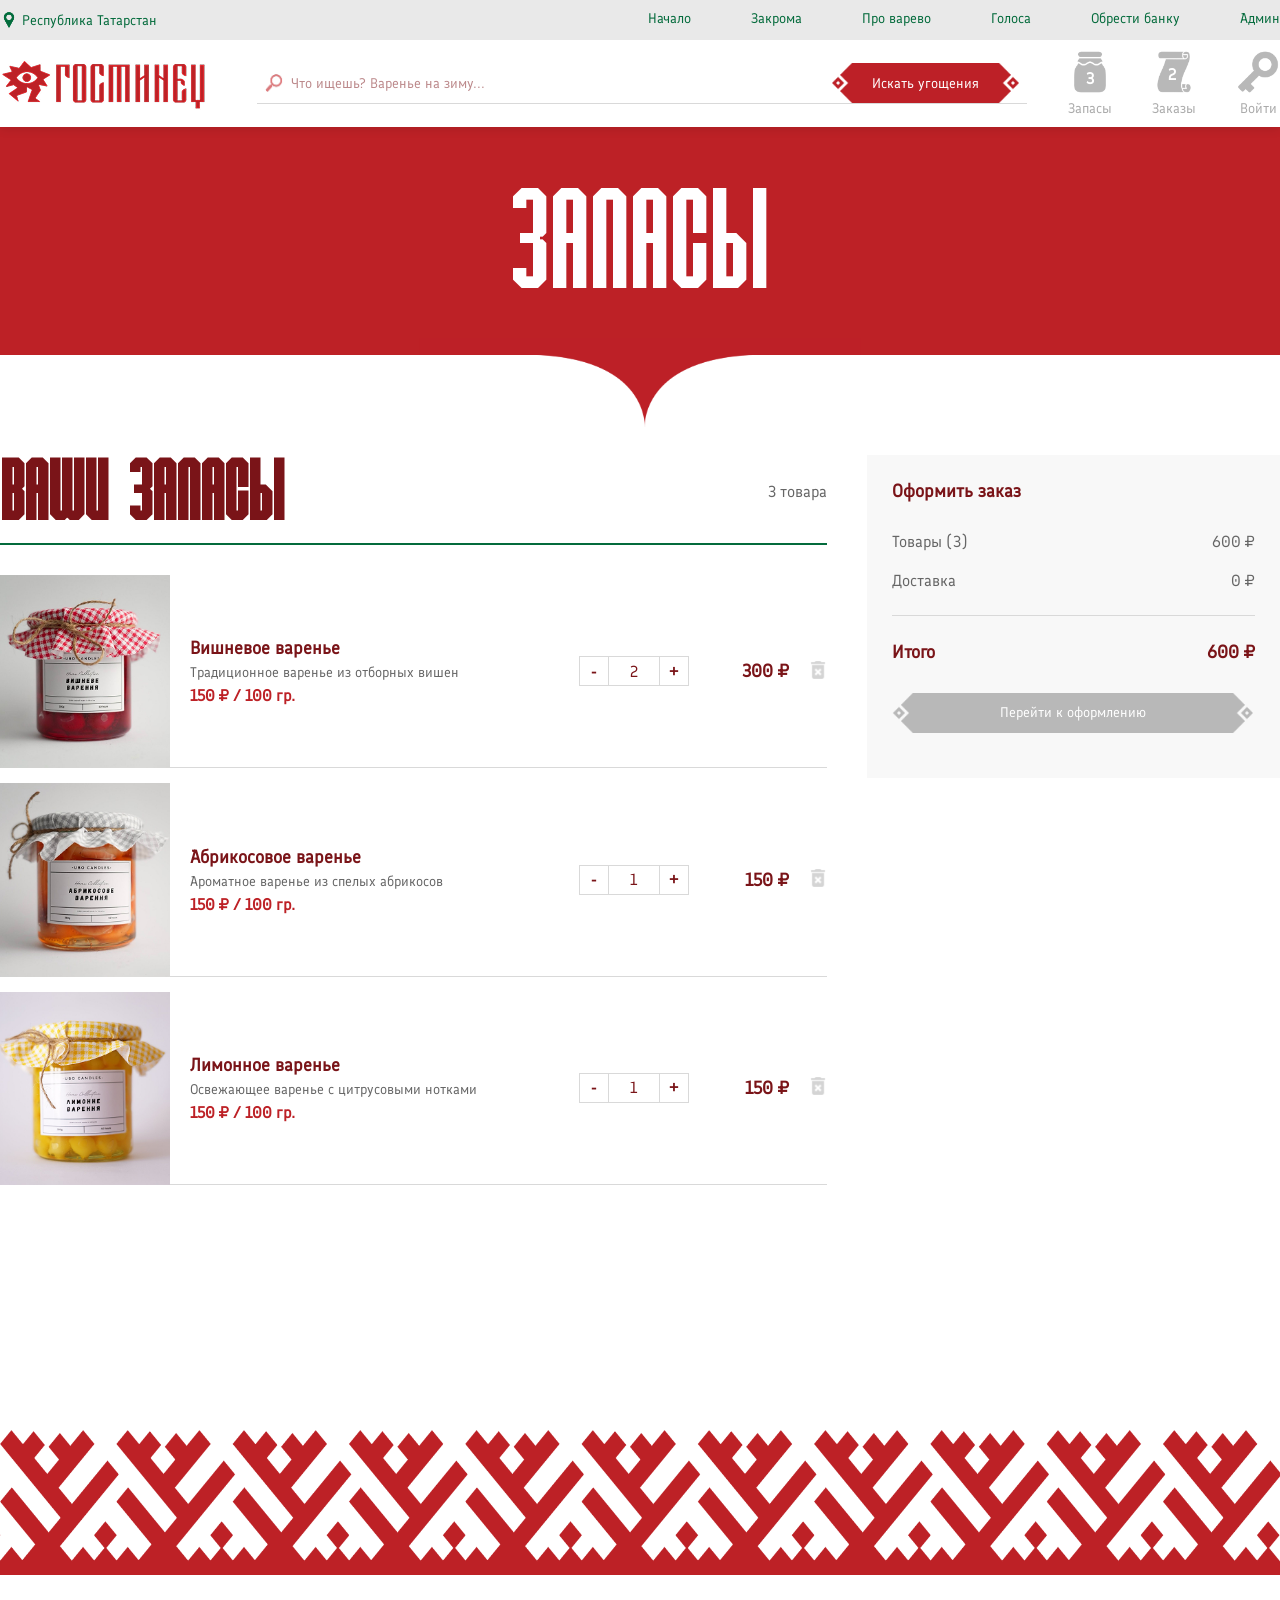
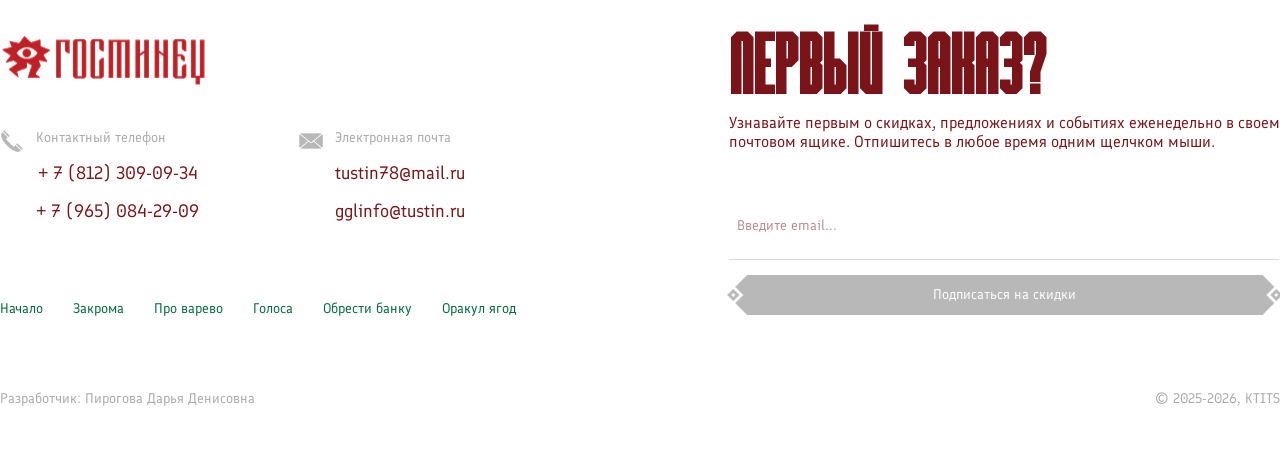
<file: cart.html>
<!DOCTYPE html>
<html lang="en">
<head>
    <meta charset="UTF-8">
    <title>Гостинец</title>
    <link rel="stylesheet" href="./assets/CSS/style.css">
    <link rel="stylesheet" href="./assets/CSS/cart.css">
    <script src="./assets/JS/main.js"></script>
    <link rel="shortcut icon" href="./assets/images/favicon.png" type="image/x-icon">
</head>
<body>

<!-- UP SCROLL BOTTOM -->
<button class="scroll-to-top" aria-label="Наверх">
    <span>↑</span>
</button>

<!--HEADER-->
<header>
    <div class="header-top__bg">
        <div class="header-top container">
            <div class="header-top__location">
                <img src="./assets/images/map_icon.png" alt="">
                <div class="nav_title">Республика Татарстан</div>
            </div>

            <!-- HEADER NAV_TOP -->
            <nav class="header-top__nav">
                <a class="nav_title" href="index.html#banner">Начало</a>
                <a class="nav_title" href="catalog.html">Закрома</a>
                <div class="nav_title">Про варево</div>
                <a class="nav_title" href="#feedbacks">Голоса</a>
                <a class="nav_title" href="profile.html">Обрести банку</a>
                <a class="nav_title" href="admin.html">Админ</a>
            </nav>
        </div>
    </div>

    <div class="header-button container">
        <img src="./assets/images/logo.png" alt="">

        <!-- SEARCH BAR -->
        <div class="search-bar">
            <img src="./assets/icons/search_icon.png" alt="search" class="search-icon">
            <input type="text" placeholder="Что ищешь? Варенье на зиму..." class="search-input nav_title">
            <button class="btn">
                <p class="nav_title">Искать угощения</p>
                <img class="search-btn" src="./assets/icons/search_bottom.png" alt="">
            </button>
        </div>

        <!-- HEADER NAV_BUTTON -->
        <div class="header-button__nav">
            <a href="cart.html">
                <div class="header-button__nav-item">
                    <div class="nav_item__icon">
                        <p>3</p>
                        <img src="./assets/icons/cart_icon.png" class="icon-default" alt="">
                        <img src="./assets/icons/cart_icon__hover.png" class="icon-hover" alt="">
                    </div>
                    <div class="nav_title nav-item__title">Запасы</div>
                </div>
            </a>

            <div class="header-button__nav-item">
                <div class="nav_item__icon">
                    <p class="orders_navcount">2</p>
                    <img src="./assets/icons/orders_icon.png" class="icon-default" alt="">
                    <img src="./assets/icons/orders_icon__hover.png" class="icon-hover" alt="">
                </div>
                <div class="nav_title nav-item__title">Заказы</div>
            </div>

            <a href="profile.html">
                <div class="header-button__nav-item" id="loginButton">
                    <div class="nav_item__icon">
                        <img src="./assets/icons/login_icon.png" class="icon-default" alt="">
                        <img src="./assets/icons/login_icon__hover.png" class="icon-hover" alt="">
                    </div>
                    <div class="nav_title nav-item__title">Войти</div>
                </div>
            </a>
        </div>
    </div>
</header>

<!-- CATALOG TITLE -->
<section class="catalog-title">
    <h1 class="title_h1">ЗАПАСЫ</h1>
    <img class="catalog-img" src="./assets/images/feedback/fb_icon.png" alt="">
</section>


<!-- CART CONTENT -->
<section class="cart container">
    <div class="cart-wrapper">
        <!-- Cart Items -->
        <div class="cart-items">
            <div class="cart-header">
                <h2 class="title_h2">Ваши запасы</h2>
                <span class="items-count">3 товара</span>
            </div>

            <!-- Cart Item 1 -->
            <div class="cart-item" data-id="1" data-price="150">
                <div class="cart-item__image">
                    <img src="./assets/images/mini__catalog/mini__calalog-1.png" alt="Вишневое варенье">
                </div>
                <div class="cart-item__info">
                    <h3 class="title_h3">Вишневое варенье</h3>
                    <p class="item-description">Традиционное варенье из отборных вишен</p>
                    <div class="item-price">150 ₽ / 100 гр.</div>
                </div>
                <div class="cart-item__quantity">
                    <button class="quantity-btn minus-btn">-</button>
                    <input type="number" class="quantity-input" value="2" min="1" max="99">
                    <button class="quantity-btn plus-btn">+</button>
                </div>
                <div class="cart-item__total">
                    <span class="total-price">300 ₽</span>
                </div>
                <button class="cart-item__remove">
                    <img src="./assets/icons/recycle-bin_icon.png" alt="Удалить">
                </button>
            </div>

            <!-- Cart Item 2 -->
            <div class="cart-item" data-id="2" data-price="150">
                <div class="cart-item__image">
                    <img src="./assets/images/mini__catalog/mini__calalog-2.png" alt="Абрикосовое варенье">
                </div>
                <div class="cart-item__info">
                    <h3 class="title_h3">Абрикосовое варенье</h3>
                    <p class="item-description">Ароматное варенье из спелых абрикосов</p>
                    <div class="item-price">150 ₽ / 100 гр.</div>
                </div>
                <div class="cart-item__quantity">
                    <button class="quantity-btn minus-btn">-</button>
                    <input type="number" class="quantity-input" value="1" min="1" max="99">
                    <button class="quantity-btn plus-btn">+</button>
                </div>
                <div class="cart-item__total">
                    <span class="total-price">150 ₽</span>
                </div>
                <button class="cart-item__remove">
                    <img src="./assets/icons/recycle-bin_icon.png" alt="Удалить">
                </button>
            </div>

            <!-- Cart Item 3 -->
            <div class="cart-item" data-id="3" data-price="150">
                <div class="cart-item__image">
                    <img src="./assets/images/mini__catalog/mini__calalog-3.png" alt="Лимонное варенье">
                </div>
                <div class="cart-item__info">
                    <h3 class="title_h3">Лимонное варенье</h3>
                    <p class="item-description">Освежающее варенье с цитрусовыми нотками</p>
                    <div class="item-price">150 ₽ / 100 гр.</div>
                </div>
                <div class="cart-item__quantity">
                    <button class="quantity-btn minus-btn">-</button>
                    <input type="number" class="quantity-input" value="1" min="1" max="99">
                    <button class="quantity-btn plus-btn">+</button>
                </div>
                <div class="cart-item__total">
                    <span class="total-price">150 ₽</span>
                </div>
                <button class="cart-item__remove">
                    <img src="./assets/icons/recycle-bin_icon.png" alt="Удалить">
                </button>
            </div>
        </div>

        <!-- Order Summary -->
        <div class="order-summary">
            <div class="summary-card">
                <h3 class="title_h3">Оформить заказ</h3>

                <div class="summary-row">
                    <span>Товары (3)</span>
                    <span id="subtotal">600 ₽</span>
                </div>

                <div class="summary-row">
                    <span>Доставка</span>
                    <span id="delivery-cost">0 ₽</span>
                </div>

                <div class="summary-divider"></div>

                <div class="summary-row total">
                    <span>Итого</span>
                    <span id="total-cost">600 ₽</span>
                </div>

                <button class="btn-hover checkout-btn">
                    <p class="nav_title">Перейти к оформлению</p>
                    <img class="btn-hover__overlay-default" src="./assets/icons/order_buttom__hover.png" alt="">
                    <img class="btn-hover__overlay" src="./assets/icons/order_buttom.png" alt="">
                </button>
            </div>
        </div>
    </div>
</section>

<!-- PRE FOOTER LINE -->
<section class="banner" id="banner">
    <img class="banner-print" src="./assets/images/main__slider/print.png" alt="">
</section>

<!-- FOOTER -->
<footer class="footer container">
    <div class="footer_left">
        <img src="./assets/images/logo.png" alt="" class="logo">

        <div class="footer_contacts">
            <div class="footer-tel">
                <img src="./assets/icons/tel_icon.png" alt="">

                <div class="text_info">
                    <p class="nav_title nav-item__title">Контактный телефон</p>
                    <a href="tel: 78123090934" class="title_h3">+ 7 (812) 309-09-34</a>
                    <a href="tel: 78123090934" class="title_h3">+ 7 (965) 084-29-09</a>
                </div>
            </div>

            <div class="footer-tel">
                <img src="./assets/icons/mail_icon.png" alt="">
                <div class="text_info">
                    <p class="nav_title nav-item__title">Электронная почта</p>
                    <a href="mailto: tustin78@mail.ru" class="title_h3">tustin78@mail.ru</a>
                    <a href="mailto: info@tustin.ru" class="title_h3">gglinfo@tustin.ru</a>
                </div>
            </div>
        </div>

        <nav class="header-top__nav">
            <a class="nav_title" href="#banner">Начало</a>
            <div class="nav_title">Закрома</div>
            <div class="nav_title">Про варево</div>
            <a class="nav_title" href="#feedbacks">Голоса</a>
            <div class="nav_title">Обрести банку</div>
            <div class="nav_title">Оракул ягод</div>
        </nav>

        <p class="nav_title nav-item__title">Разработчик: Пирогова Дарья Денисовна</p>
    </div>

    <div class="footer_right">
        <h2 class="title_h2">Первый заказ?</h2>
        <p class="description">Узнавайте первым о скидках, предложениях и событиях еженедельно в своем <br>почтовом
            ящике. Отпишитесь в любое время одним щелчком мыши.</p>

        <input type="text" placeholder="Введите email..." class="search-input nav_title">
        <button class="btn-hover">
            <p class="nav_title">Подписаться на скидки</p>
            <img class="btn-hover__overlay-default" src="./assets/icons/footer_bottom.png" alt="">
            <img class="btn-hover__overlay" src="./assets/icons/footer_bottom__hover.png" alt="">
        </button>

        <p class="nav_title nav-item__title footer-desc">© 2025-2026, KTITS</p>
    </div>
</footer>

</body>
</html>
</file>
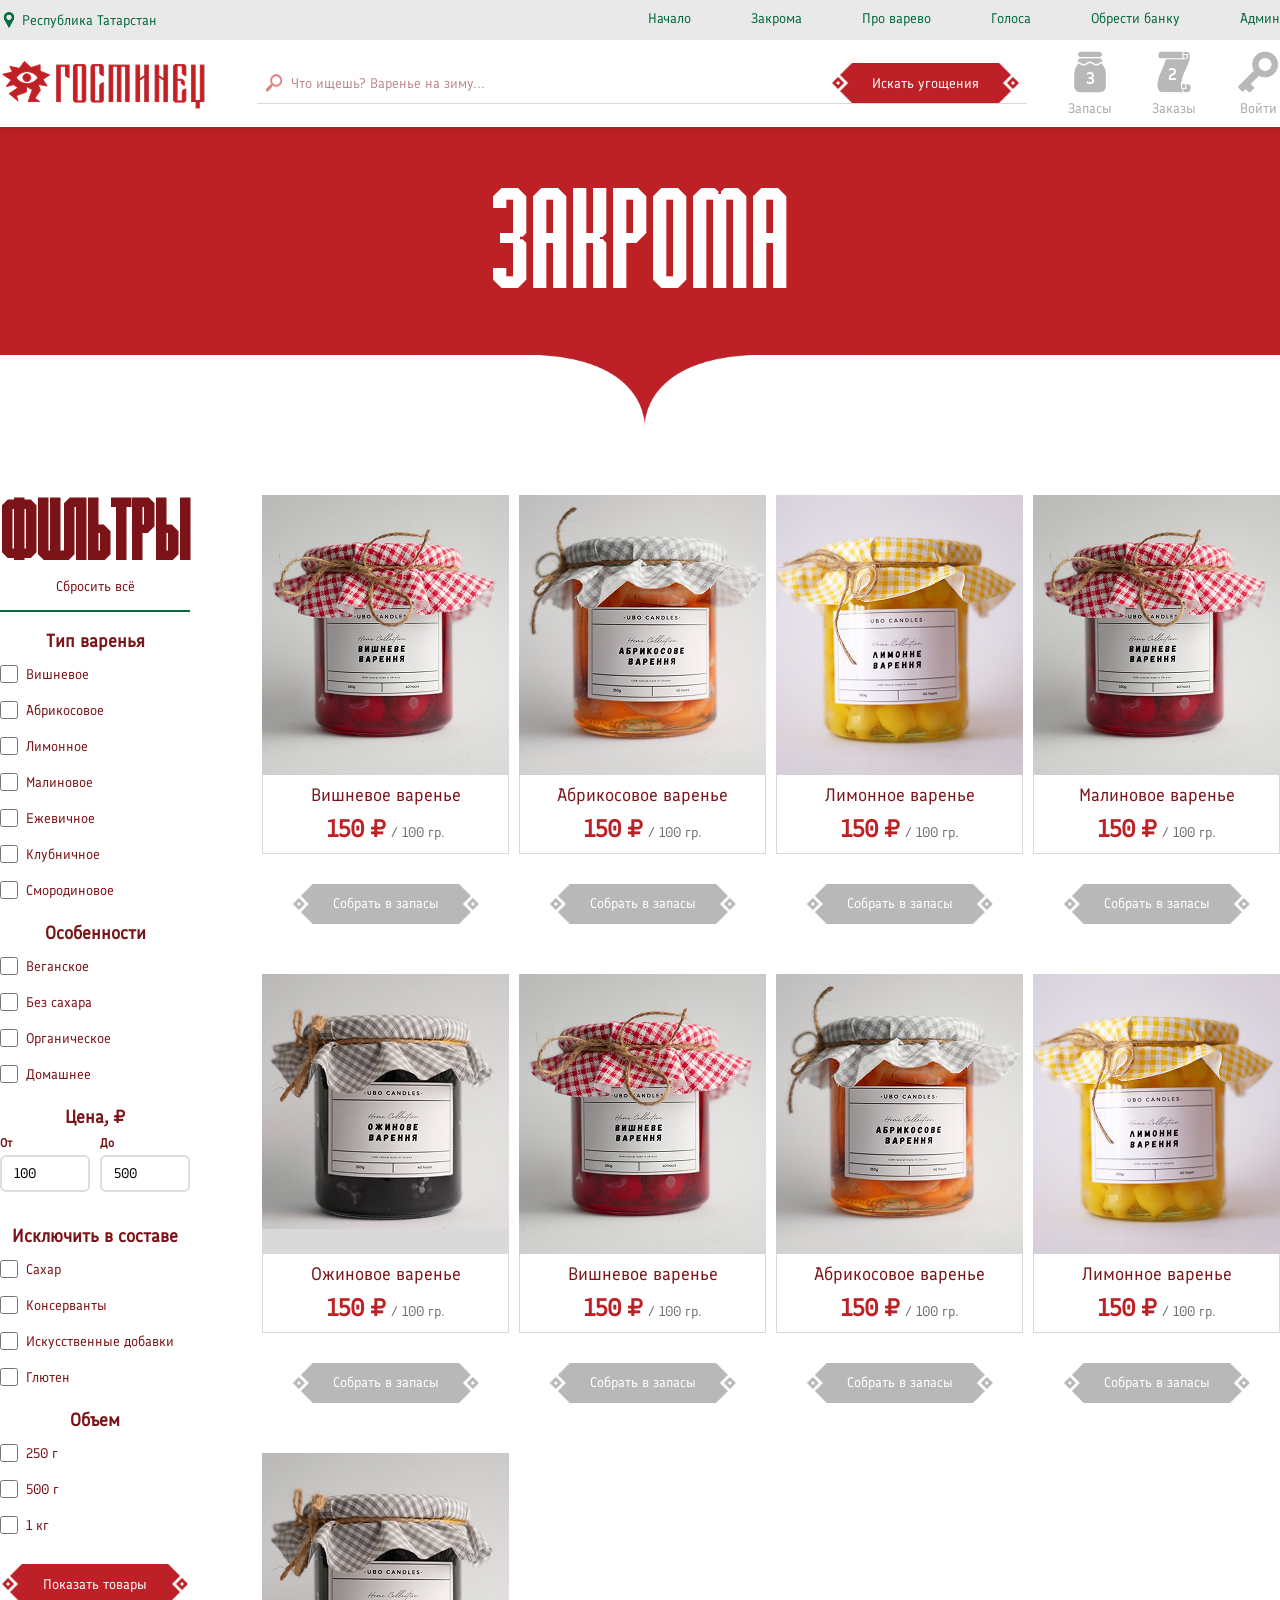
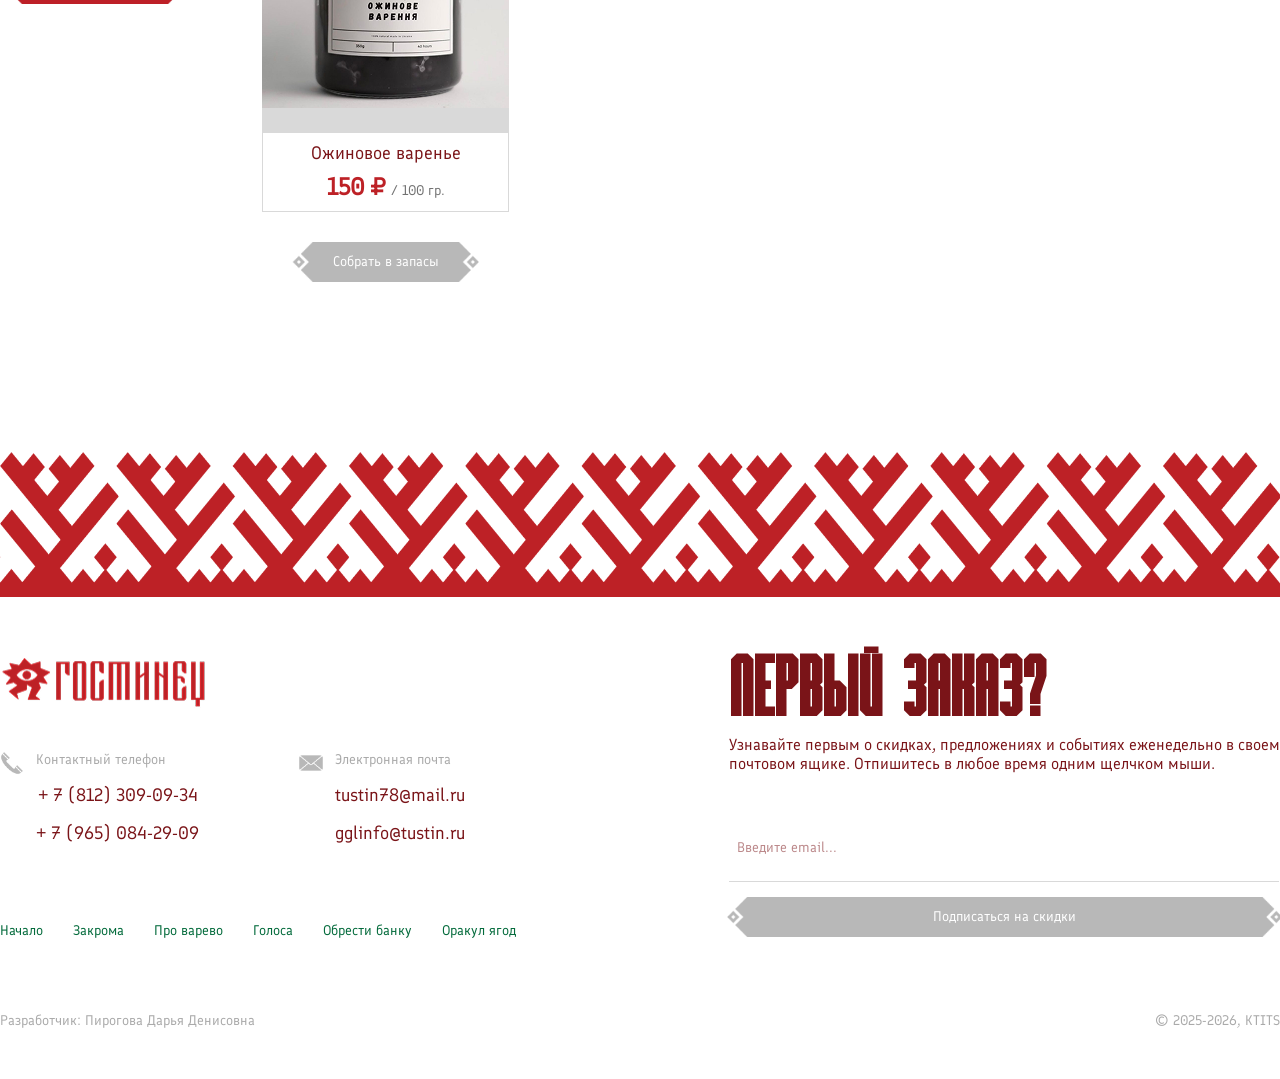
<file: catalog.html>
<!DOCTYPE html>
<html lang="en">
<head>
    <meta charset="UTF-8">
    <title>Гостинец</title>
    <link rel="stylesheet" href="./assets/CSS/style.css">
    <link rel="stylesheet" href="./assets/CSS/catalog.css">
    <script src="./assets/JS/main.js"></script>
    <link rel="shortcut icon" href="./assets/images/favicon.png" type="image/x-icon">
</head>
<body>

<!-- UP SCROLL BOTTOM -->
<button class="scroll-to-top" aria-label="Наверх">
    <span>↑</span>
</button>

<!--HEADER-->
<header>
    <div class="header-top__bg">
        <div class="header-top container">
            <div class="header-top__location">
                <img src="./assets/images/map_icon.png" alt="">
                <div class="nav_title">Республика Татарстан</div>
            </div>

            <!-- HEADER NAV_TOP -->
            <nav class="header-top__nav">
                <a class="nav_title" href="index.html#banner">Начало</a>
                <a class="nav_title" href="catalog.html">Закрома</a>
                <div class="nav_title">Про варево</div>
                <a class="nav_title" href="#feedbacks">Голоса</a>
                <a class="nav_title" href="profile.html">Обрести банку</a>
                <a class="nav_title" href="admin.html">Админ</a>
            </nav>
        </div>
    </div>

    <div class="header-button container">
        <img src="./assets/images/logo.png" alt="">

        <!-- SEARCH BAR -->
        <div class="search-bar">
            <img src="./assets/icons/search_icon.png" alt="search" class="search-icon">
            <input type="text" placeholder="Что ищешь? Варенье на зиму..." class="search-input nav_title">
            <button class="btn">
                <p class="nav_title">Искать угощения</p>
                <img class="search-btn" src="./assets/icons/search_bottom.png" alt="">
            </button>
        </div>

        <!-- HEADER NAV_BUTTON -->
        <div class="header-button__nav">
            <a href="cart.html">
                <div class="header-button__nav-item">
                    <div class="nav_item__icon">
                        <p>3</p>
                        <img src="./assets/icons/cart_icon.png" class="icon-default" alt="">
                        <img src="./assets/icons/cart_icon__hover.png" class="icon-hover" alt="">
                    </div>
                    <div class="nav_title nav-item__title">Запасы</div>
                </div>
            </a>

            <div class="header-button__nav-item">
                <div class="nav_item__icon">
                    <p class="orders_navcount">2</p>
                    <img src="./assets/icons/orders_icon.png" class="icon-default" alt="">
                    <img src="./assets/icons/orders_icon__hover.png" class="icon-hover" alt="">
                </div>
                <div class="nav_title nav-item__title">Заказы</div>
            </div>

            <a href="profile.html">
                <div class="header-button__nav-item" id="loginButton">
                    <div class="nav_item__icon">
                        <img src="./assets/icons/login_icon.png" class="icon-default" alt="">
                        <img src="./assets/icons/login_icon__hover.png" class="icon-hover" alt="">
                    </div>
                    <div class="nav_title nav-item__title">Войти</div>
                </div>
            </a>
        </div>
    </div>
</header>

<!-- CATALOG TITLE -->
<section class="catalog-title">
    <h1 class="title_h1">ЗАКРОМА</h1>
    <img class="catalog-img" src="./assets/images/feedback/fb_icon.png" alt="">
</section>

<!-- CATALOG MAIN -->
<section class="catalog container c-padding">
    <div class="catalog-wrapper">
        <div class="catalog-filter">
            <div class="filter-header">
                <h4 class="title_h2">Фильтры</h4>
                <button class="reset-filters nav_title">Сбросить всё</button>
            </div>

            <!-- FILTERS -->
<!--            <div class="filter-group">-->
<!--                <h5 class="title_h3">Сортировка</h5>-->
<!--                <select class="filter-select" id="sortSelect">-->
<!--                    <option value="price-asc">По цене (сначала дешевые)</option>-->
<!--                    <option value="price-desc">По цене (сначала дорогие)</option>-->
<!--                    <option value="name">По названию</option>-->
<!--                </select>-->
<!--            </div>-->

            <!-- По типу ягод -->
            <div class="filter-group">
                <h5 class="title_h3">Тип варенья</h5>
                <div class="checkbox-group">
                    <label><input type="checkbox" name="type" value="cherry"> Вишневое</label>
                    <label><input type="checkbox" name="type" value="apricot"> Абрикосовое</label>
                    <label><input type="checkbox" name="type" value="lemon"> Лимонное</label>
                    <label><input type="checkbox" name="type" value="raspberry"> Малиновое</label>
                    <label><input type="checkbox" name="type" value="blackberry"> Ежевичное</label>
                    <label><input type="checkbox" name="type" value="strawberry"> Клубничное</label>
                    <label><input type="checkbox" name="type" value="currant"> Смородиновое</label>
                </div>
            </div>

            <!-- Диетические предпочтения -->
            <div class="filter-group">
                <h5 class="title_h3">Особенности</h5>
                <div class="checkbox-group">
                    <label><input type="checkbox" name="diet" value="vegan"> Веганское</label>
                    <label><input type="checkbox" name="diet" value="sugar-free"> Без сахара</label>
                    <label><input type="checkbox" name="diet" value="organic"> Органическое</label>
                    <label><input type="checkbox" name="diet" value="homemade"> Домашнее</label>
                </div>
            </div>

            <!-- Цена -->
            <div class="filter-group">
                <h5 class="title_h3">Цена, ₽</h5>
                <div class="price-inputs">
                    <div class="price-input-group">
                        <label>От</label>
                        <input type="number" id="priceMin" min="0" max="1000" value="100" class="price-input">
                    </div>
                    <div class="price-input-group">
                        <label>До</label>
                        <input type="number" id="priceMax" min="100" max="1000" value="500" class="price-input">
                    </div>
                </div>
            </div>

            <!-- Состав -->
            <div class="filter-group">
                <h5 class="title_h3">Исключить в составе</h5>
                <div class="checkbox-group">
                    <label><input type="checkbox" name="exclude" value="sugar"> Сахар</label>
                    <label><input type="checkbox" name="exclude" value="preservatives"> Консерванты</label>
                    <label><input type="checkbox" name="exclude" value="artificial"> Искусственные добавки</label>
                    <label><input type="checkbox" name="exclude" value="gluten"> Глютен</label>
                </div>
            </div>

            <!-- Объем -->
            <div class="filter-group">
                <h5 class="title_h3">Объем</h5>
                <div class="checkbox-group">
                    <label><input type="checkbox" name="volume" value="250"> 250 г</label>
                    <label><input type="checkbox" name="volume" value="500"> 500 г</label>
                    <label><input type="checkbox" name="volume" value="1000"> 1 кг</label>
                </div>
            </div>

            <!-- Кнопки фильтра -->
            <div class="filter-buttons">
                <button class="btn apply-filters">
                    <p class="nav_title">Показать товары</p>
                    <img class="search-btn" src="./assets/icons/search_bottom.png" alt="">
                </button>
            </div>
        </div>

        <div class="catalog-cards">
            <a href="one-product.html">
                <div class="mini-catalog__card">
                    <div class="mini-catalog__image">
                        <img src="./assets/images/mini__catalog/mini__calalog-1.png" alt="Абрикосовое варенье"
                             class="mini-catalog__img-default">
                        <img src="./assets/images/mini__catalog/mini__calalog-1__hover.png" alt="Абрикосовое варенье"
                             class="mini-catalog__img-hover">
                    </div>
                    <div class="mini-catalog__titles">
                        <div class="title_h3">Вишневое варенье</div>
                        <div class="mini-catalog__price">150 ₽ <span>/ 100 гр.</span></div>
                    </div>

                    <button class="btn-hover">
                        <p class="nav_title">Собрать в запасы</p>
                        <img class="btn-hover__overlay-default" src="./assets/icons/cart_bottom__hover.png" alt="">
                        <img class="btn-hover__overlay" src="./assets/icons/cart_bottom.png" alt="">
                    </button>
                </div>
            </a>


            <div class="mini-catalog__card">
                <div class="mini-catalog__image">
                    <img src="./assets/images/mini__catalog/mini__calalog-2.png" alt="Абрикосовое варенье"
                         class="mini-catalog__img-default">
                    <img src="./assets/images/mini__catalog/mini__calalog-2__hover.png" alt="Абрикосовое варенье"
                         class="mini-catalog__img-hover">
                </div>
                <div class="mini-catalog__titles">
                    <div class="title_h3">Абрикосовое варенье</div>
                    <div class="mini-catalog__price">150 ₽ <span>/ 100 гр.</span></div>
                </div>

                <button class="btn-hover">
                    <p class="nav_title">Собрать в запасы</p>
                    <img class="btn-hover__overlay-default" src="./assets/icons/cart_bottom__hover.png" alt="">
                    <img class="btn-hover__overlay" src="./assets/icons/cart_bottom.png" alt="">
                </button>
            </div>

            <div class="mini-catalog__card">
                <div class="mini-catalog__image">
                    <img src="./assets/images/mini__catalog/mini__calalog-3.png" alt="Абрикосовое варенье"
                         class="mini-catalog__img-default">
                    <img src="./assets/images/mini__catalog/mini__calalog-3__hover.png" alt="Абрикосовое варенье"
                         class="mini-catalog__img-hover">
                </div>
                <div class="mini-catalog__titles">
                    <div class="title_h3">Лимонное варенье</div>
                    <div class="mini-catalog__price">150 ₽ <span>/ 100 гр.</span></div>
                </div>

                <button class="btn-hover">
                    <p class="nav_title">Собрать в запасы</p>
                    <img class="btn-hover__overlay-default" src="./assets/icons/cart_bottom__hover.png" alt="">
                    <img class="btn-hover__overlay" src="./assets/icons/cart_bottom.png" alt="">
                </button>
            </div>

            <div class="mini-catalog__card">
                <div class="mini-catalog__image">
                    <img src="./assets/images/mini__catalog/mini__calalog-1.png" alt="Абрикосовое варенье"
                         class="mini-catalog__img-default">
                    <img src="./assets/images/mini__catalog/mini__calalog-1__hover.png" alt="Абрикосовое варенье"
                         class="mini-catalog__img-hover">
                </div>
                <div class="mini-catalog__titles">
                    <div class="title_h3">Малиновое варенье</div>
                    <div class="mini-catalog__price">150 ₽ <span>/ 100 гр.</span></div>
                </div>

                <button class="btn-hover">
                    <p class="nav_title">Собрать в запасы</p>
                    <img class="btn-hover__overlay-default" src="./assets/icons/cart_bottom__hover.png" alt="">
                    <img class="btn-hover__overlay" src="./assets/icons/cart_bottom.png" alt="">
                </button>
            </div>

            <div class="mini-catalog__card">
                <div class="mini-catalog__image">
                    <img src="./assets/images/mini__catalog/mini__calalog-5.png" alt="Абрикосовое варенье"
                         class="mini-catalog__img-default">
                    <img src="./assets/images/mini__catalog/mini__calalog-5__hover.png" alt="Абрикосовое варенье"
                         class="mini-catalog__img-hover">
                </div>
                <div class="mini-catalog__titles">
                    <div class="title_h3">Ожиновое варенье</div>
                    <div class="mini-catalog__price">150 ₽ <span>/ 100 гр.</span></div>
                </div>

                <button class="btn-hover">
                    <p class="nav_title">Собрать в запасы</p>
                    <img class="btn-hover__overlay-default" src="./assets/icons/cart_bottom__hover.png" alt="">
                    <img class="btn-hover__overlay" src="./assets/icons/cart_bottom.png" alt="">
                </button>
            </div>

            <div class="mini-catalog__card">
                <div class="mini-catalog__image">
                    <img src="./assets/images/mini__catalog/mini__calalog-1.png" alt="Абрикосовое варенье"
                         class="mini-catalog__img-default">
                    <img src="./assets/images/mini__catalog/mini__calalog-1__hover.png" alt="Абрикосовое варенье"
                         class="mini-catalog__img-hover">
                </div>
                <div class="mini-catalog__titles">
                    <div class="title_h3">Вишневое варенье</div>
                    <div class="mini-catalog__price">150 ₽ <span>/ 100 гр.</span></div>
                </div>

                <button class="btn-hover">
                    <p class="nav_title">Собрать в запасы</p>
                    <img class="btn-hover__overlay-default" src="./assets/icons/cart_bottom__hover.png" alt="">
                    <img class="btn-hover__overlay" src="./assets/icons/cart_bottom.png" alt="">
                </button>
            </div>

            <div class="mini-catalog__card">
                <div class="mini-catalog__image">
                    <img src="./assets/images/mini__catalog/mini__calalog-2.png" alt="Абрикосовое варенье"
                         class="mini-catalog__img-default">
                    <img src="./assets/images/mini__catalog/mini__calalog-2__hover.png" alt="Абрикосовое варенье"
                         class="mini-catalog__img-hover">
                </div>
                <div class="mini-catalog__titles">
                    <div class="title_h3">Абрикосовое варенье</div>
                    <div class="mini-catalog__price">150 ₽ <span>/ 100 гр.</span></div>
                </div>

                <button class="btn-hover">
                    <p class="nav_title">Собрать в запасы</p>
                    <img class="btn-hover__overlay-default" src="./assets/icons/cart_bottom__hover.png" alt="">
                    <img class="btn-hover__overlay" src="./assets/icons/cart_bottom.png" alt="">
                </button>
            </div>

            <div class="mini-catalog__card">
                <div class="mini-catalog__image">
                    <img src="./assets/images/mini__catalog/mini__calalog-3.png" alt="Абрикосовое варенье"
                         class="mini-catalog__img-default">
                    <img src="./assets/images/mini__catalog/mini__calalog-3__hover.png" alt="Абрикосовое варенье"
                         class="mini-catalog__img-hover">
                </div>
                <div class="mini-catalog__titles">
                    <div class="title_h3">Лимонное варенье</div>
                    <div class="mini-catalog__price">150 ₽ <span>/ 100 гр.</span></div>
                </div>

                <button class="btn-hover">
                    <p class="nav_title">Собрать в запасы</p>
                    <img class="btn-hover__overlay-default" src="./assets/icons/cart_bottom__hover.png" alt="">
                    <img class="btn-hover__overlay" src="./assets/icons/cart_bottom.png" alt="">
                </button>
            </div>

            <div class="mini-catalog__card">
                <div class="mini-catalog__image">
                    <img src="./assets/images/mini__catalog/mini__calalog-5.png" alt="Абрикосовое варенье"
                         class="mini-catalog__img-default">
                    <img src="./assets/images/mini__catalog/mini__calalog-5__hover.png" alt="Абрикосовое варенье"
                         class="mini-catalog__img-hover">
                </div>
                <div class="mini-catalog__titles">
                    <div class="title_h3">Ожиновое варенье</div>
                    <div class="mini-catalog__price">150 ₽ <span>/ 100 гр.</span></div>
                </div>

                <button class="btn-hover">
                    <p class="nav_title">Собрать в запасы</p>
                    <img class="btn-hover__overlay-default" src="./assets/icons/cart_bottom__hover.png" alt="">
                    <img class="btn-hover__overlay" src="./assets/icons/cart_bottom.png" alt="">
                </button>
            </div>
        </div>
    </div>
</section>

<!-- PRE FOOTER LINE -->
<section class="banner" id="banner">
    <img class="banner-print" src="./assets/images/main__slider/print.png" alt="">
</section>

<!-- FOOTER -->
<footer class="footer container">
    <div class="footer_left">
        <img src="./assets/images/logo.png" alt="" class="logo">

        <div class="footer_contacts">
            <div class="footer-tel">
                <img src="./assets/icons/tel_icon.png" alt="">

                <div class="text_info">
                    <p class="nav_title nav-item__title">Контактный телефон</p>
                    <a href="tel: 78123090934" class="title_h3">+ 7 (812) 309-09-34</a>
                    <a href="tel: 78123090934" class="title_h3">+ 7 (965) 084-29-09</a>
                </div>
            </div>

            <div class="footer-tel">
                <img src="./assets/icons/mail_icon.png" alt="">
                <div class="text_info">
                    <p class="nav_title nav-item__title">Электронная почта</p>
                    <a href="mailto: tustin78@mail.ru" class="title_h3">tustin78@mail.ru</a>
                    <a href="mailto: info@tustin.ru" class="title_h3">gglinfo@tustin.ru</a>
                </div>
            </div>
        </div>

        <nav class="header-top__nav">
            <a class="nav_title" href="#banner">Начало</a>
            <div class="nav_title">Закрома</div>
            <div class="nav_title">Про варево</div>
            <a class="nav_title" href="#feedbacks">Голоса</a>
            <div class="nav_title">Обрести банку</div>
            <div class="nav_title">Оракул ягод</div>
        </nav>

        <p class="nav_title nav-item__title">Разработчик: Пирогова Дарья Денисовна</p>
    </div>

    <div class="footer_right">
        <h2 class="title_h2">Первый заказ?</h2>
        <p class="description">Узнавайте первым о скидках, предложениях и событиях еженедельно в своем <br>почтовом
            ящике. Отпишитесь в любое время одним щелчком мыши.</p>

        <input type="text" placeholder="Введите email..." class="search-input nav_title">
        <button class="btn-hover">
            <p class="nav_title">Подписаться на скидки</p>
            <img class="btn-hover__overlay-default" src="./assets/icons/footer_bottom.png" alt="">
            <img class="btn-hover__overlay" src="./assets/icons/footer_bottom__hover.png" alt="">
        </button>

        <p class="nav_title nav-item__title footer-desc">© 2025-2026, KTITS</p>
    </div>
</footer>

</body>
</html>
</file>
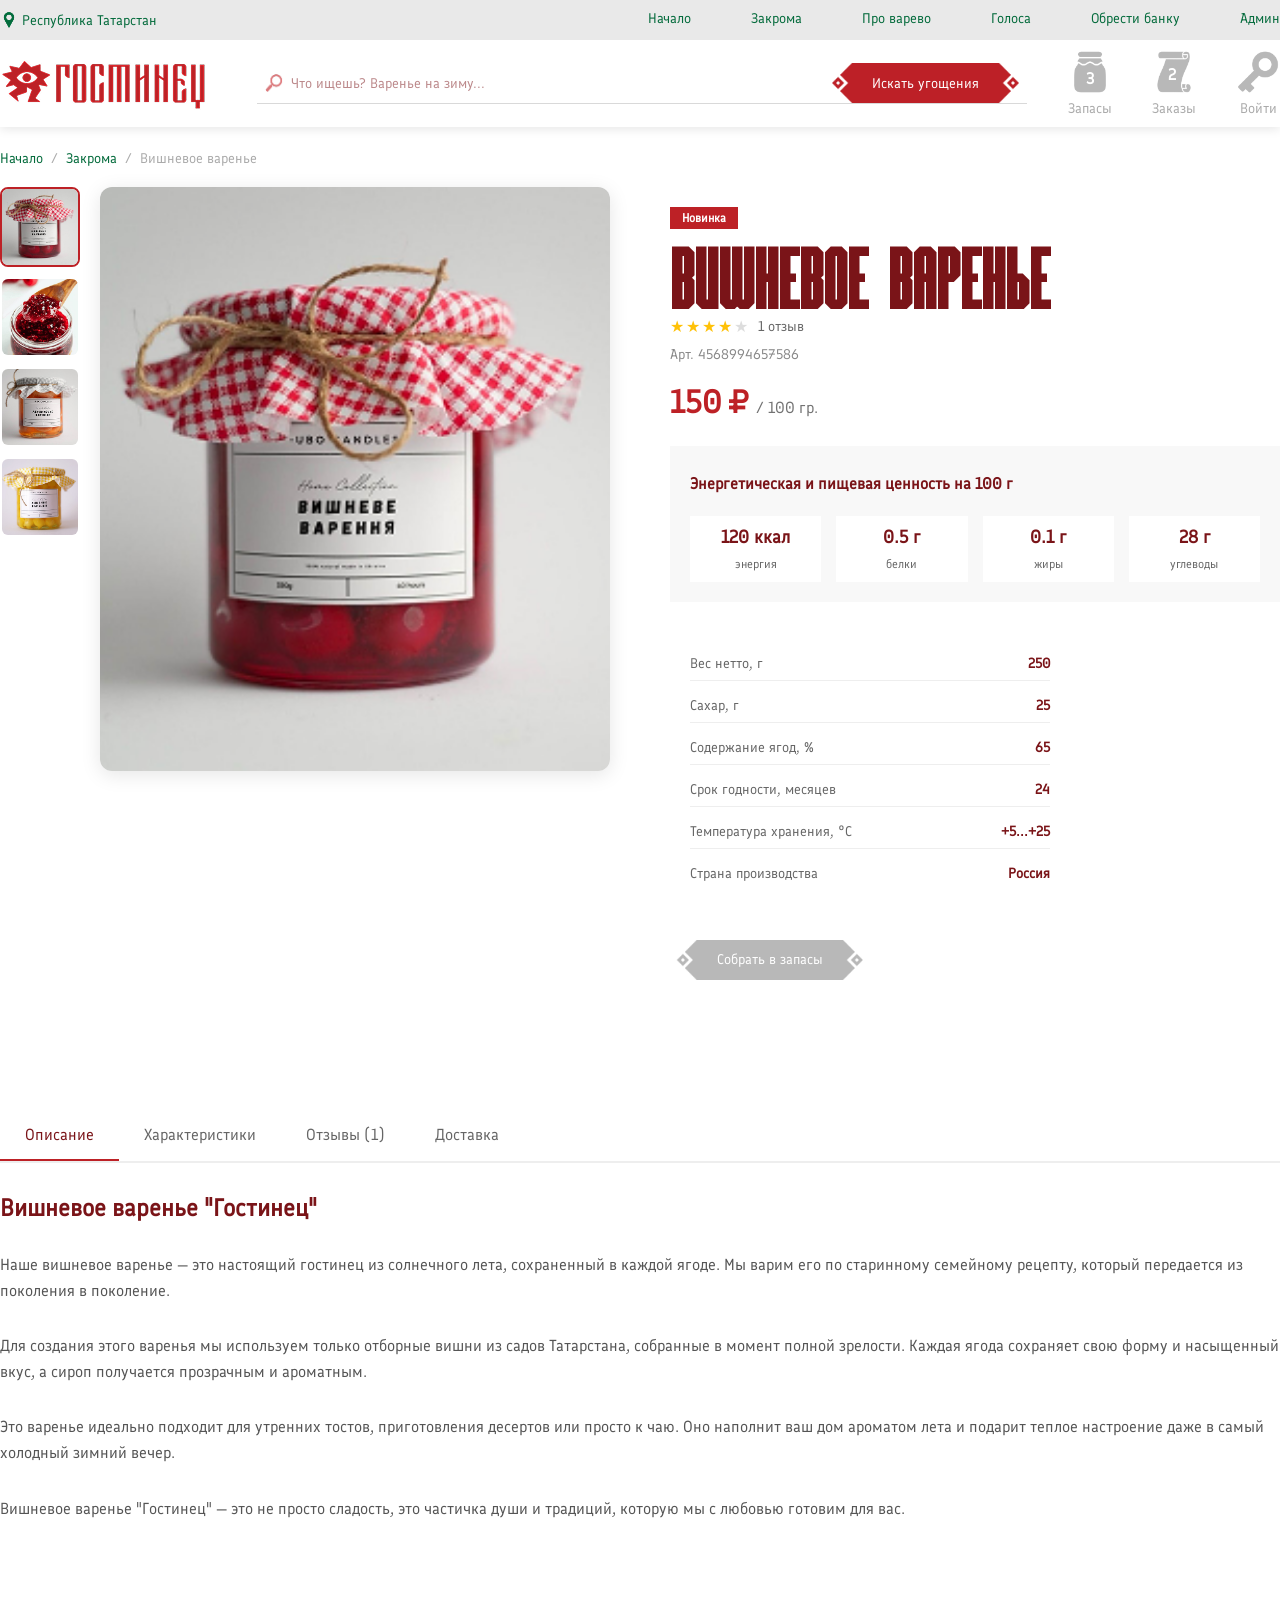
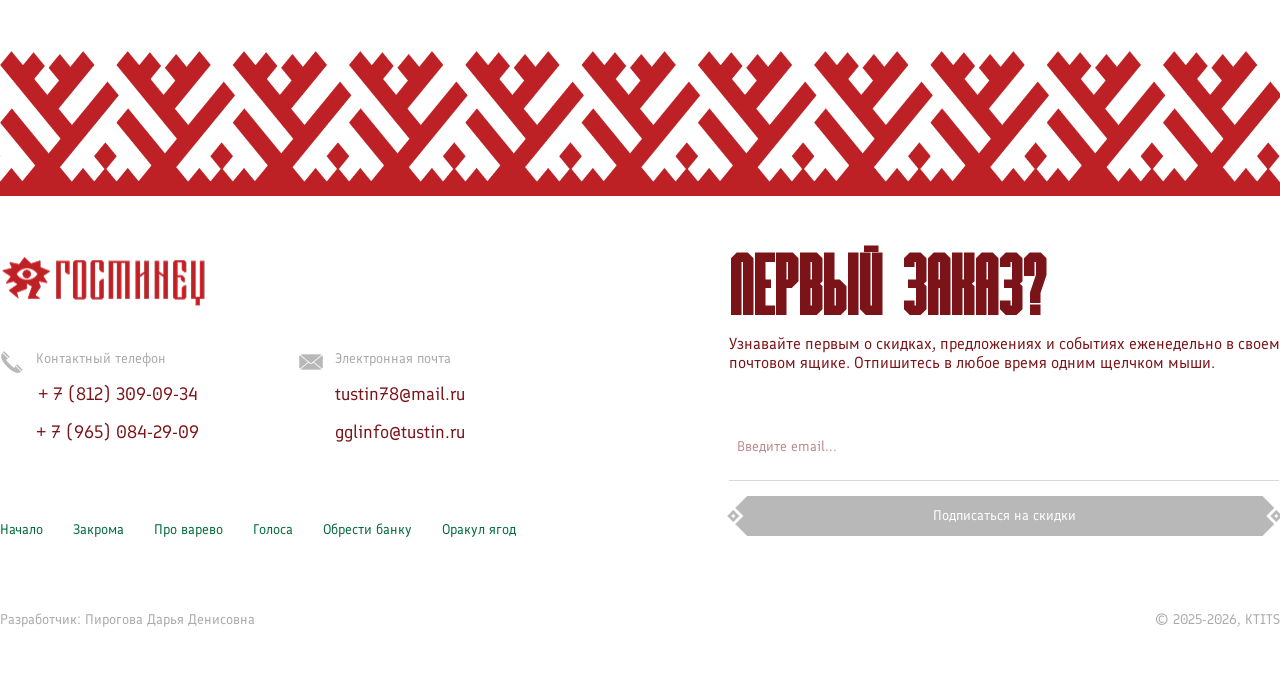
<file: one-product.html>
<!DOCTYPE html>
<html lang="en">
<head>
    <meta charset="UTF-8">
    <title>Гостинец</title>
    <link rel="stylesheet" href="./assets/CSS/style.css">
    <link rel="stylesheet" href="./assets/CSS/one-product.css">
    <script src="./assets/JS/main.js"></script>
    <link rel="shortcut icon" href="./assets/images/favicon.png" type="image/x-icon">
</head>
<body>

<!-- UP SCROLL BOTTOM -->
<button class="scroll-to-top" aria-label="Наверх">
    <span>↑</span>
</button>

<!--HEADER-->
<header>
    <div class="header-top__bg">
        <div class="header-top container">
            <div class="header-top__location">
                <img src="./assets/images/map_icon.png" alt="">
                <div class="nav_title">Республика Татарстан</div>
            </div>

            <!-- HEADER NAV_TOP -->
            <nav class="header-top__nav">
                <a class="nav_title" href="index.html#banner">Начало</a>
                <a class="nav_title" href="catalog.html">Закрома</a>
                <div class="nav_title">Про варево</div>
                <a class="nav_title" href="#feedbacks">Голоса</a>
                <a class="nav_title" href="profile.html">Обрести банку</a>
                <a class="nav_title" href="admin.html">Админ</a>
            </nav>
        </div>
    </div>

    <div class="header-button container">
        <img src="./assets/images/logo.png" alt="">

        <!-- SEARCH BAR -->
        <div class="search-bar">
            <img src="./assets/icons/search_icon.png" alt="search" class="search-icon">
            <input type="text" placeholder="Что ищешь? Варенье на зиму..." class="search-input nav_title">
            <button class="btn">
                <p class="nav_title">Искать угощения</p>
                <img class="search-btn" src="./assets/icons/search_bottom.png" alt="">
            </button>
        </div>

        <!-- HEADER NAV_BUTTON -->
        <div class="header-button__nav">
            <a href="cart.html">
                <div class="header-button__nav-item">
                    <div class="nav_item__icon">
                        <p>3</p>
                        <img src="./assets/icons/cart_icon.png" class="icon-default" alt="">
                        <img src="./assets/icons/cart_icon__hover.png" class="icon-hover" alt="">
                    </div>
                    <div class="nav_title nav-item__title">Запасы</div>
                </div>
            </a>

            <div class="header-button__nav-item">
                <div class="nav_item__icon">
                    <p class="orders_navcount">2</p>
                    <img src="./assets/icons/orders_icon.png" class="icon-default" alt="">
                    <img src="./assets/icons/orders_icon__hover.png" class="icon-hover" alt="">
                </div>
                <div class="nav_title nav-item__title">Заказы</div>
            </div>

            <a href="profile.html">
                <div class="header-button__nav-item" id="loginButton">
                    <div class="nav_item__icon">
                        <img src="./assets/icons/login_icon.png" class="icon-default" alt="">
                        <img src="./assets/icons/login_icon__hover.png" class="icon-hover" alt="">
                    </div>
                    <div class="nav_title nav-item__title">Войти</div>
                </div>
            </a>
        </div>
    </div>
</header>


<!-- PRODUCT SECTION -->
<section class="product container c-padding">
    <div class="product-breadcrumbs">
        <a href="index.html" class="nav_title">Начало</a>
        <span class="nav_title">/</span>
        <a href="catalog.html" class="nav_title">Закрома</a>
        <span class="nav_title">/</span>
        <span class="nav_title">Вишневое варенье</span>
    </div>

    <div class="product-wrapper">
        <!-- Product Gallery -->
        <div class="product-gallery">
            <div class="gallery-thumbs">
                <div class="thumb active" data-image="./assets/images/mini__catalog/mini__calalog-1.png">
                    <img src="./assets/images/mini__catalog/mini__calalog-1.png" alt="Вишневое варенье">
                </div>
                <div class="thumb" data-image="./assets/images/mini__catalog/mini__calalog-1__hover.png">
                    <img src="./assets/images/mini__catalog/mini__calalog-1__hover.png" alt="Вишневое варенье">
                </div>
                <div class="thumb" data-image="./assets/images/mini__catalog/mini__calalog-2.png">
                    <img src="./assets/images/mini__catalog/mini__calalog-2.png" alt="Вишневое варенье">
                </div>
                <div class="thumb" data-image="./assets/images/mini__catalog/mini__calalog-3.png">
                    <img src="./assets/images/mini__catalog/mini__calalog-3.png" alt="Вишневое варенье">
                </div>
            </div>
            <div class="gallery-main">
                <img src="./assets/images/mini__catalog/mini__calalog-1.png" alt="Вишневое варенье" id="mainImage">
            </div>
        </div>

        <!-- Product Info -->
        <div class="product-info">
            <div class="product-badge">Новинка</div>
            <h1 class="title_h2">Вишневое варенье</h1>

            <div class="product-rating">
                <div class="stars">
                    <span class="star active">★</span>
                    <span class="star active">★</span>
                    <span class="star active">★</span>
                    <span class="star active">★</span>
                    <span class="star">★</span>
                </div>
                <span class="rating-text">1 отзыв</span>
            </div>

            <div class="product-sku nav_title">Арт. 4568994657586</div>

            <div class="product-price-section">
                <div class="product-price">150 ₽ <span>/ 100 гр.</span></div>
            </div>

            <!-- Nutritional Info -->
            <div class="nutritional-info">
                <h3 class="title_h3">Энергетическая и пищевая ценность на 100 г</h3>
                <div class="nutrition-grid">
                    <div class="nutrition-item">
                        <span class="nutrition-value">120 ккал</span>
                        <span class="nutrition-label">Энергия</span>
                    </div>
                    <div class="nutrition-item">
                        <span class="nutrition-value">0.5 г</span>
                        <span class="nutrition-label">белки</span>
                    </div>
                    <div class="nutrition-item">
                        <span class="nutrition-value">0.1 г</span>
                        <span class="nutrition-label">жиры</span>
                    </div>
                    <div class="nutrition-item">
                        <span class="nutrition-value">28 г</span>
                        <span class="nutrition-label">углеводы</span>
                    </div>
                </div>
            </div>

            <!-- Product Details -->
            <div class="product-details">
                <div class="detail-item">
                    <span class="detail-label">Вес нетто, г</span>
                    <span class="detail-value">250</span>
                </div>
                <div class="detail-item">
                    <span class="detail-label">Сахар, г</span>
                    <span class="detail-value">25</span>
                </div>
                <div class="detail-item">
                    <span class="detail-label">Содержание ягод, %</span>
                    <span class="detail-value">65</span>
                </div>
                <div class="detail-item">
                    <span class="detail-label">Срок годности, месяцев</span>
                    <span class="detail-value">24</span>
                </div>
                <div class="detail-item">
                    <span class="detail-label">Температура хранения, °C</span>
                    <span class="detail-value">+5...+25</span>
                </div>
                <div class="detail-item">
                    <span class="detail-label">Страна производства</span>
                    <span class="detail-value">Россия</span>
                </div>
            </div>

            <button class="btn-hover__product add-to-cart-btn">
                <p class="nav_title">Собрать в запасы</p>
                <img class="btn-hover__overlay-default" src="./assets/icons/cart_bottom__hover.png" alt="">
                <img class="btn-hover__overlay" src="./assets/icons/cart_bottom.png" alt="">
            </button>
        </div>
    </div>
</section>

<!-- PRODUCT TABS -->
<section class="product-tabs container">
    <div class="tabs-navigation">
        <button class="tab-btn active" data-tab="description">Описание</button>
        <button class="tab-btn" data-tab="characteristics">Характеристики</button>
        <button class="tab-btn" data-tab="reviews">Отзывы (1)</button>
        <button class="tab-btn" data-tab="delivery">Доставка</button>
    </div>

    <div class="tabs-content">
        <!-- Description Tab -->
        <div class="tab-pane active" id="description">
            <h3 class="tab-title">Вишневое варенье "Гостинец"</h3>
            <p class="tab-description">Наше вишневое варенье — это настоящий гостинец из солнечного лета, сохраненный в каждой ягоде. Мы варим его по старинному семейному рецепту, который передается из поколения в поколение.</p>

            <p class="tab-description">Для создания этого варенья мы используем только отборные вишни из садов Татарстана, собранные в момент полной зрелости. Каждая ягода сохраняет свою форму и насыщенный вкус, а сироп получается прозрачным и ароматным.</p>

            <p class="tab-description">Это варенье идеально подходит для утренних тостов, приготовления десертов или просто к чаю. Оно наполнит ваш дом ароматом лета и подарит теплое настроение даже в самый холодный зимний вечер.</p>

            <p class="tab-description">Вишневое варенье "Гостинец" — это не просто сладость, это частичка души и традиций, которую мы с любовью готовим для вас.</p>
        </div>

        <!-- Characteristics Tab -->
        <div class="tab-pane" id="characteristics">
            <div class="characteristics-grid">
                <div class="char-item">
                    <span class="char-label">Тип варенья</span>
                    <span class="char-value">Вишневое</span>
                </div>
                <div class="char-item">
                    <span class="char-label">Состав</span>
                    <span class="char-value">Вишня, сахар, лимонный сок</span>
                </div>
                <div class="char-item">
                    <span class="char-label">Содержание ягод</span>
                    <span class="char-value">65%</span>
                </div>
                <div class="char-item">
                    <span class="char-label">Вес нетто</span>
                    <span class="char-value">250 г</span>
                </div>
                <div class="char-item">
                    <span class="char-label">Энергетическая ценность</span>
                    <span class="char-value">120 ккал/100 г</span>
                </div>
                <div class="char-item">
                    <span class="char-label">Белки</span>
                    <span class="char-value">0.5 г/100 г</span>
                </div>
                <div class="char-item">
                    <span class="char-label">Жиры</span>
                    <span class="char-value">0.1 г/100 г</span>
                </div>
                <div class="char-item">
                    <span class="char-label">Углеводы</span>
                    <span class="char-value">28 г/100 г</span>
                </div>
                <div class="char-item">
                    <span class="char-label">Сахар</span>
                    <span class="char-value">25 г/100 г</span>
                </div>
                <div class="char-item">
                    <span class="char-label">Срок годности</span>
                    <span class="char-value">24 месяца</span>
                </div>
                <div class="char-item">
                    <span class="char-label">Условия хранения</span>
                    <span class="char-value">При температуре от +5°С до +25°С</span>
                </div>
                <div class="char-item">
                    <span class="char-label">После вскрытия</span>
                    <span class="char-value">Хранить в холодильнике до 1 месяца</span>
                </div>
                <div class="char-item">
                    <span class="char-label">Страна производства</span>
                    <span class="char-value">Россия</span>
                </div>
                <div class="char-item">
                    <span class="char-label">Регион</span>
                    <span class="char-value">Республика Татарстан</span>
                </div>
                <div class="char-item">
                    <span class="char-label">Производитель</span>
                    <span class="char-value">Гостинец</span>
                </div>
                <div class="char-item">
                    <span class="char-label">Адрес производства</span>
                    <span class="char-value">Республика Татарстан, г. Казань</span>
                </div>
            </div>
        </div>

        <!-- Reviews Tab -->
        <div class="tab-pane" id="reviews">
            <div class="reviews-summary">
                <div class="rating-overview">
                    <div class="average-rating">4.0</div>
                    <div class="stars">
                        <span class="star active">★</span>
                        <span class="star active">★</span>
                        <span class="star active">★</span>
                        <span class="star active">★</span>
                        <span class="star">★</span>
                    </div>
                    <div class="reviews-count">1 отзыв</div>
                </div>
            </div>

            <div class="review-item">
                <div class="review-header">
                    <div class="reviewer-name">Мария Иванова</div>
                    <div class="review-date">15.12.2024</div>
                </div>
                <div class="review-rating">
                    <span class="star active">★</span>
                    <span class="star active">★</span>
                    <span class="star active">★</span>
                    <span class="star active">★</span>
                    <span class="star">★</span>
                </div>
                <div class="review-text">
                    Прекрасное варенье! Вишни целые, сироп не слишком сладкий. Очень напоминает варенье, которое готовила моя бабушка. Буду заказывать еще!
                </div>
            </div>
        </div>

        <!-- Delivery Tab -->
        <div class="tab-pane" id="delivery">
            <h3 class="tab-title">Условия доставки</h3>
            <div class="delivery-content">
                <p class="tab-description">В интернет-магазине доступно 4 варианта доставки:</p>

                <div class="delivery-info">
                    <p class="tab-description">1. Курьерская доставка. Когда товар поступит на склад, курьерская служба свяжется для уточнения деталей. Специалист предложит выбрать удобное время доставки и уточнит адрес. Осмотрите упаковку на целостность и соответствие указанной комплектации.</p>
                </div>

                <div class="delivery-info">
                    <p class="tab-description">2. Пункты выдачи заказов. Пункты выдачи заказов служб Яндекс Доставка, СДЭК, Via.Delivery. Когда заказ поступит на точку, на ваш телефон или e-mail придет уникальный код.</p>
                </div>

                <div class="delivery-info">
                    <p class="tab-description">3. Почтовая доставка. Почтовая доставка через почту России по всему миру. Когда заказ придет в отделение, на ваш адрес придет извещение о посылке.</p>
                </div>

                <div class="delivery-info">
                    <p class="tab-description">Самовывоз. Бесплатный самовывоз со склада "Гостинец" в г. Казань по адресу: ул. Ягодная, д. 15 (домофон - 15).</p>
                </div>

                <div class="free-delivery-conditions delivery-info" >
                    <h4>Условия бесплатной доставки</h4>
                    <p>Доставка в пункты выдачи служб Яндекс Доставка и Via.Delivery осуществляется только в населенные пункты, доступные этим транспортным компаниям. Стоимость доставки будет автоматически равна 0 рублей при следующих условиях:</p>
                        <p class="tab-description">для г. Казань и г. Москва — при заказе на сумму больше 2000 рублей и оплате банковской картой на сайте;</p>
                        <p class="tab-description">для других регионов РФ — при заказе на сумму больше 4 000 рублей и оплате банковской картой на сайте.</p>
                </div>
            </div>
        </div>
    </div>
</section>

<!-- PRE FOOTER LINE -->
<section class="banner" id="banner">
    <img class="banner-print" src="./assets/images/main__slider/print.png" alt="">
</section>

<!-- FOOTER -->
<footer class="footer container">
    <div class="footer_left">
        <img src="./assets/images/logo.png" alt="" class="logo">

        <div class="footer_contacts">
            <div class="footer-tel">
                <img src="./assets/icons/tel_icon.png" alt="">

                <div class="text_info">
                    <p class="nav_title nav-item__title">Контактный телефон</p>
                    <a href="tel: 78123090934" class="title_h3">+ 7 (812) 309-09-34</a>
                    <a href="tel: 78123090934" class="title_h3">+ 7 (965) 084-29-09</a>
                </div>
            </div>

            <div class="footer-tel">
                <img src="./assets/icons/mail_icon.png" alt="">
                <div class="text_info">
                    <p class="nav_title nav-item__title">Электронная почта</p>
                    <a href="mailto: tustin78@mail.ru" class="title_h3">tustin78@mail.ru</a>
                    <a href="mailto: info@tustin.ru" class="title_h3">gglinfo@tustin.ru</a>
                </div>
            </div>
        </div>

        <nav class="header-top__nav">
            <a class="nav_title" href="#banner">Начало</a>
            <div class="nav_title">Закрома</div>
            <div class="nav_title">Про варево</div>
            <a class="nav_title" href="#feedbacks">Голоса</a>
            <div class="nav_title">Обрести банку</div>
            <div class="nav_title">Оракул ягод</div>
        </nav>

        <p class="nav_title nav-item__title">Разработчик: Пирогова Дарья Денисовна</p>
    </div>

    <div class="footer_right">
        <h2 class="title_h2">Первый заказ?</h2>
        <p class="description">Узнавайте первым о скидках, предложениях и событиях еженедельно в своем <br>почтовом
            ящике. Отпишитесь в любое время одним щелчком мыши.</p>

        <input type="text" placeholder="Введите email..." class="search-input nav_title">
        <button class="btn-hover">
            <p class="nav_title">Подписаться на скидки</p>
            <img class="btn-hover__overlay-default" src="./assets/icons/footer_bottom.png" alt="">
            <img class="btn-hover__overlay" src="./assets/icons/footer_bottom__hover.png" alt="">
        </button>

        <p class="nav_title nav-item__title footer-desc">© 2025-2026, KTITS</p>
    </div>
</footer>

</body>
</html>
</file>
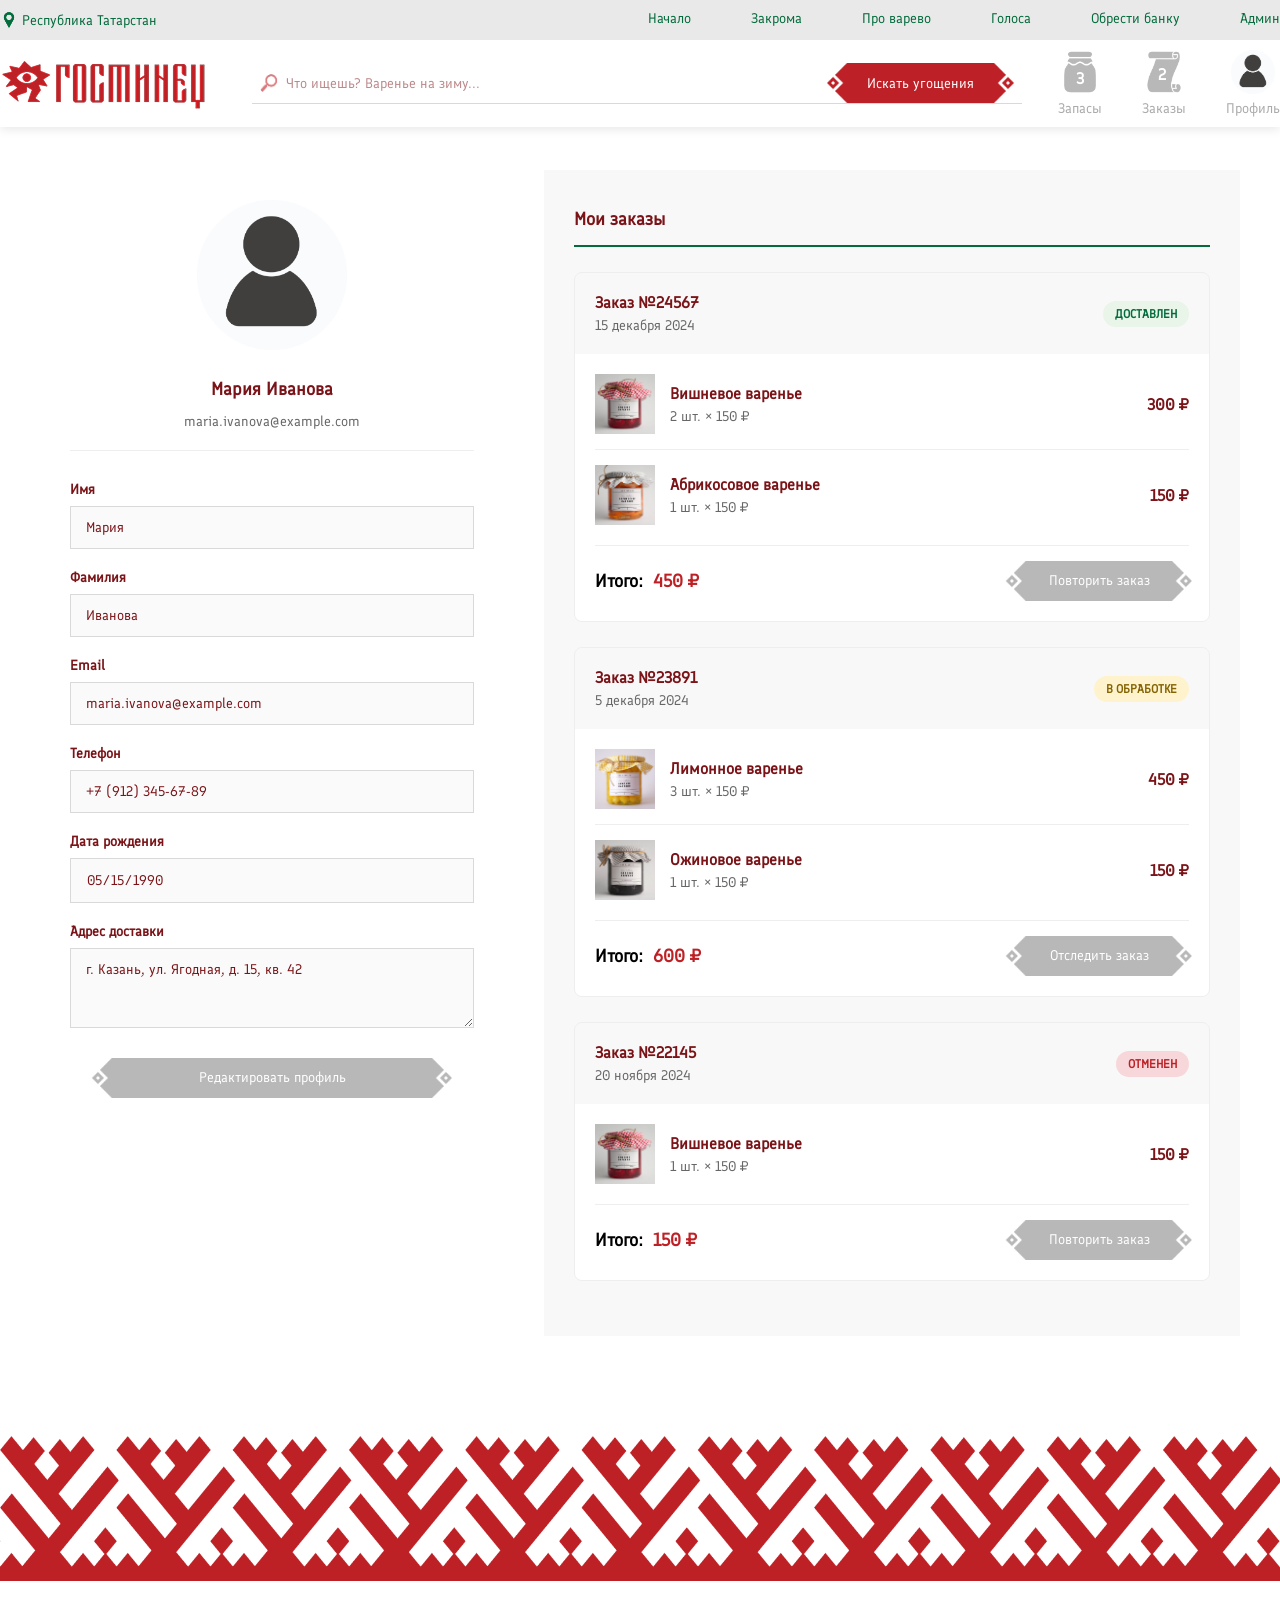
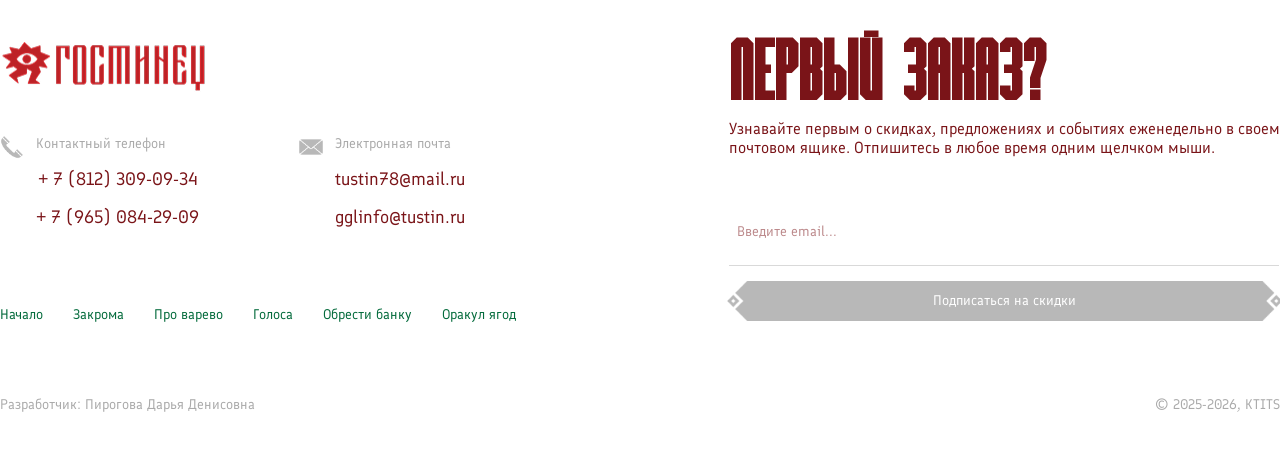
<file: profile.html>
<!DOCTYPE html>
<html lang="ru">
<head>
    <meta charset="UTF-8">
    <title>Гостинец - Профиль</title>
    <link rel="stylesheet" href="./assets/CSS/style.css">
    <link rel="stylesheet" href="./assets/CSS/profile.css">
    <script src="./assets/JS/main.js"></script>
    <link rel="shortcut icon" href="./assets/images/favicon.png" type="image/x-icon">
</head>
<body>

<!-- UP SCROLL BOTTOM -->
<button class="scroll-to-top" aria-label="Наверх">
    <span>↑</span>
</button>

<!--HEADER-->
<header>
    <div class="header-top__bg">
        <div class="header-top container">
            <div class="header-top__location">
                <img src="./assets/images/map_icon.png" alt="">
                <div class="nav_title">Республика Татарстан</div>
            </div>

            <!-- HEADER NAV_TOP -->
            <nav class="header-top__nav">
                <a class="nav_title" href="index.html#banner">Начало</a>
                <a class="nav_title" href="catalog.html">Закрома</a>
                <div class="nav_title">Про варево</div>
                <a class="nav_title" href="#feedbacks">Голоса</a>
                <a class="nav_title" href="profile.html">Обрести банку</a>
                <a class="nav_title" href="admin.html">Админ</a>
            </nav>
        </div>
    </div>

    <div class="header-button container">
        <img src="./assets/images/logo.png" alt="">

        <!-- SEARCH BAR -->
        <div class="search-bar">
            <img src="./assets/icons/search_icon.png" alt="search" class="search-icon">
            <input type="text" placeholder="Что ищешь? Варенье на зиму..." class="search-input nav_title">
            <button class="btn">
                <p class="nav_title">Искать угощения</p>
                <img class="search-btn" src="./assets/icons/search_bottom.png" alt="">
            </button>
        </div>

        <!-- HEADER NAV_BUTTON -->
        <div class="header-button__nav">
            <a href="cart.html">
                <div class="header-button__nav-item">
                    <div class="nav_item__icon">
                        <p>3</p>
                        <img src="./assets/icons/cart_icon.png" class="icon-default" alt="">
                        <img src="./assets/icons/cart_icon__hover.png" class="icon-hover" alt="">
                    </div>
                    <div class="nav_title nav-item__title">Запасы</div>
                </div>
            </a>

            <div class="header-button__nav-item">
                <div class="nav_item__icon">
                    <p class="orders_navcount">2</p>
                    <img src="./assets/icons/orders_icon.png" class="icon-default" alt="">
                    <img src="./assets/icons/orders_icon__hover.png" class="icon-hover" alt="">
                </div>
                <div class="nav_title nav-item__title">Заказы</div>
            </div>

            <a href="profile.html">
                <div class="header-button__nav-item" id="loginButton">
                    <div class="nav_item__icon">
                        <img src="./assets/icons/avatar_icon.png" class="icon-default" alt="">
                    </div>
                    <div class="nav_title nav-item__title">Профиль</div>
                </div>
            </a>
        </div>
    </div>
</header>

<!-- PROFILE CONTENT -->
<section class="profile container c-padding">
    <div class="profile-wrapper">

        <div class="profile-content">
            <!-- Profile Info -->
            <div class="profile-info">
                <div class="profile-card">
                    <div class="profile-avatar-section">
                        <div class="profile-avatar">
                            <img src="./assets/icons/avatar_icon.png" alt="Аватар пользователя" id="avatarImage">
<!--                            <button class="avatar-edit" id="avatarEditBtn">-->
<!--                                <img src="./assets/icons/edit_icon.png" alt="Изменить фото">-->
<!--                            </button>-->
                        </div>
                        <h3 class="title_h3" id="displayName">Мария Иванова</h3>
                        <p class="profile-email" id="displayEmail">maria.ivanova@example.com</p>
                    </div>

                    <div class="profile-details">
                        <div class="profile-detail-item">
                            <label class="detail-label">Имя</label>
                            <input type="text" class="detail-input" id="firstName" value="Мария" disabled>
                        </div>
                        <div class="profile-detail-item">
                            <label class="detail-label">Фамилия</label>
                            <input type="text" class="detail-input" id="lastName" value="Иванова" disabled>
                        </div>
                        <div class="profile-detail-item">
                            <label class="detail-label">Email</label>
                            <input type="email" class="detail-input" id="email" value="maria.ivanova@example.com" disabled>
                        </div>
                        <div class="profile-detail-item">
                            <label class="detail-label">Телефон</label>
                            <input type="tel" class="detail-input" id="phone" value="+7 (912) 345-67-89" disabled>
                        </div>
                        <div class="profile-detail-item">
                            <label class="detail-label">Дата рождения</label>
                            <input type="date" class="detail-input" id="birthDate" value="1990-05-15" disabled>
                        </div>
                        <div class="profile-detail-item">
                            <label class="detail-label">Адрес доставки</label>
                            <textarea class="detail-textarea" id="address" disabled>г. Казань, ул. Ягодная, д. 15, кв. 42</textarea>
                        </div>
                    </div>

                    <div class="profile-actions">
                        <button class="btn-hover" id="editProfileBtn">
                            <p class="nav_title">Редактировать профиль</p>
                            <img class="btn-hover__overlay-default" src="./assets/icons/order_buttom__hover.png" alt="">
                            <img class="btn-hover__overlay" src="./assets/icons/order_buttom.png    " alt="">
                        </button>
                        <button class="btn-hover" id="saveProfileBtn" style="display: none;">
                            <p class="nav_title">Сохранить изменения</p>
                            <img class="btn-hover__overlay-default" src="./assets/icons/cart_bottom__hover.png" alt="">
                            <img class="btn-hover__overlay" src="./assets/icons/cart_bottom.png" alt="">
                        </button>
                        <button class="btn-hover" id="cancelEditBtn" style="display: none;">
                            <p class="nav_title">Отменить</p>
                            <img class="btn-hover__overlay-default" src="./assets/icons/cart_bottom__hover.png" alt="">
                            <img class="btn-hover__overlay" src="./assets/icons/cart_bottom.png" alt="">
                        </button>
                    </div>
                </div>
            </div>

            <!-- Orders Section -->
            <div class="profile-orders">
                <div class="orders-card">
                    <h3 class="title_h3">Мои заказы</h3>

                    <!-- Order 1 -->
                    <div class="order-item">
                        <div class="order-header">
                            <div class="order-info">
                                <span class="order-number">Заказ №24567</span>
                                <span class="order-date">15 декабря 2024</span>
                            </div>
                            <div class="order-status status-delivered">Доставлен</div>
                        </div>
                        <div class="order-details">
                            <div class="order-products">
                                <div class="order-product">
                                    <img src="./assets/images/mini__catalog/mini__calalog-1.png" alt="Вишневое варенье">
                                    <div class="product-info">
                                        <h4 class="product-name">Вишневое варенье</h4>
                                        <p class="product-quantity">2 шт. × 150 ₽</p>
                                    </div>
                                    <div class="product-total">300 ₽</div>
                                </div>
                                <div class="order-product">
                                    <img src="./assets/images/mini__catalog/mini__calalog-2.png" alt="Абрикосовое варенье">
                                    <div class="product-info">
                                        <h4 class="product-name">Абрикосовое варенье</h4>
                                        <p class="product-quantity">1 шт. × 150 ₽</p>
                                    </div>
                                    <div class="product-total">150 ₽</div>
                                </div>
                            </div>
                            <div class="order-summary">
                                <div class="order-total">
                                    <span>Итого:</span>
                                    <span class="total-price">450 ₽</span>
                                </div>
                                <button class="btn-hover__product order-repeat-btn">
                                    <p class="nav_title">Повторить заказ</p>
                                    <img class="btn-hover__overlay-default" src="./assets/icons/cart_bottom__hover.png" alt="">
                                    <img class="btn-hover__overlay" src="./assets/icons/cart_bottom.png" alt="">
                                </button>
                            </div>
                        </div>
                    </div>

                    <!-- Order 2 -->
                    <div class="order-item">
                        <div class="order-header">
                            <div class="order-info">
                                <span class="order-number">Заказ №23891</span>
                                <span class="order-date">5 декабря 2024</span>
                            </div>
                            <div class="order-status status-processing">В обработке</div>
                        </div>
                        <div class="order-details">
                            <div class="order-products">
                                <div class="order-product">
                                    <img src="./assets/images/mini__catalog/mini__calalog-3.png" alt="Лимонное варенье">
                                    <div class="product-info">
                                        <h4 class="product-name">Лимонное варенье</h4>
                                        <p class="product-quantity">3 шт. × 150 ₽</p>
                                    </div>
                                    <div class="product-total">450 ₽</div>
                                </div>
                                <div class="order-product">
                                    <img src="./assets/images/mini__catalog/mini__calalog-5.png" alt="Ожиновое варенье">
                                    <div class="product-info">
                                        <h4 class="product-name">Ожиновое варенье</h4>
                                        <p class="product-quantity">1 шт. × 150 ₽</p>
                                    </div>
                                    <div class="product-total">150 ₽</div>
                                </div>
                            </div>
                            <div class="order-summary">
                                <div class="order-total">
                                    <span>Итого:</span>
                                    <span class="total-price">600 ₽</span>
                                </div>
                                <button class="btn-hover__product order-track-btn">
                                    <p class="nav_title">Отследить заказ</p>
                                    <img class="btn-hover__overlay-default" src="./assets/icons/cart_bottom__hover.png" alt="">
                                    <img class="btn-hover__overlay" src="./assets/icons/cart_bottom.png" alt="">
                                </button>
                            </div>
                        </div>
                    </div>

                    <!-- Order 3 -->
                    <div class="order-item">
                        <div class="order-header">
                            <div class="order-info">
                                <span class="order-number">Заказ №22145</span>
                                <span class="order-date">20 ноября 2024</span>
                            </div>
                            <div class="order-status status-cancelled">Отменен</div>
                        </div>
                        <div class="order-details">
                            <div class="order-products">
                                <div class="order-product">
                                    <img src="./assets/images/mini__catalog/mini__calalog-1.png" alt="Вишневое варенье">
                                    <div class="product-info">
                                        <h4 class="product-name">Вишневое варенье</h4>
                                        <p class="product-quantity">1 шт. × 150 ₽</p>
                                    </div>
                                    <div class="product-total">150 ₽</div>
                                </div>
                            </div>
                            <div class="order-summary">
                                <div class="order-total">
                                    <span>Итого:</span>
                                    <span class="total-price">150 ₽</span>
                                </div>
                                <button class="btn-hover__product order-repeat-btn">
                                    <p class="nav_title">Повторить заказ</p>
                                    <img class="btn-hover__overlay-default" src="./assets/icons/cart_bottom__hover.png" alt="">
                                    <img class="btn-hover__overlay" src="./assets/icons/cart_bottom.png" alt="">
                                </button>
                            </div>
                        </div>
                    </div>
                </div>
            </div>
        </div>
    </div>
</section>

<!-- PRE FOOTER LINE -->
<section class="banner" id="banner">
    <img class="banner-print" src="./assets/images/main__slider/print.png" alt="">
</section>

<!-- FOOTER -->
<footer class="footer container">
    <div class="footer_left">
        <img src="./assets/images/logo.png" alt="" class="logo">

        <div class="footer_contacts">
            <div class="footer-tel">
                <img src="./assets/icons/tel_icon.png" alt="">

                <div class="text_info">
                    <p class="nav_title nav-item__title">Контактный телефон</p>
                    <a href="tel: 78123090934" class="title_h3">+ 7 (812) 309-09-34</a>
                    <a href="tel: 78123090934" class="title_h3">+ 7 (965) 084-29-09</a>
                </div>
            </div>

            <div class="footer-tel">
                <img src="./assets/icons/mail_icon.png" alt="">
                <div class="text_info">
                    <p class="nav_title nav-item__title">Электронная почта</p>
                    <a href="mailto: tustin78@mail.ru" class="title_h3">tustin78@mail.ru</a>
                    <a href="mailto: info@tustin.ru" class="title_h3">gglinfo@tustin.ru</a>
                </div>
            </div>
        </div>

        <nav class="header-top__nav">
            <a class="nav_title" href="#banner">Начало</a>
            <div class="nav_title">Закрома</div>
            <div class="nav_title">Про варево</div>
            <a class="nav_title" href="#feedbacks">Голоса</a>
            <div class="nav_title">Обрести банку</div>
            <div class="nav_title">Оракул ягод</div>
        </nav>

        <p class="nav_title nav-item__title">Разработчик: Пирогова Дарья Денисовна</p>
    </div>

    <div class="footer_right">
        <h2 class="title_h2">Первый заказ?</h2>
        <p class="description">Узнавайте первым о скидках, предложениях и событиях еженедельно в своем <br>почтовом
            ящике. Отпишитесь в любое время одним щелчком мыши.</p>

        <input type="text" placeholder="Введите email..." class="search-input nav_title">
        <button class="btn-hover">
            <p class="nav_title">Подписаться на скидки</p>
            <img class="btn-hover__overlay-default" src="./assets/icons/footer_bottom.png" alt="">
            <img class="btn-hover__overlay" src="./assets/icons/footer_bottom__hover.png" alt="">
        </button>

        <p class="nav_title nav-item__title footer-desc">© 2025-2026, KTITS</p>
    </div>
</footer>

<script>
    document.addEventListener('DOMContentLoaded', function() {
        // Profile editing functionality
        const editProfileBtn = document.getElementById('editProfileBtn');
        const saveProfileBtn = document.getElementById('saveProfileBtn');
        const cancelEditBtn = document.getElementById('cancelEditBtn');
        const avatarEditBtn = document.getElementById('avatarEditBtn');

        const inputs = document.querySelectorAll('.detail-input, .detail-textarea');
        let originalValues = {};

        // Store original values
        inputs.forEach(input => {
            originalValues[input.id] = input.value;
        });

        // Enable editing
        editProfileBtn.addEventListener('click', function() {
            inputs.forEach(input => {
                input.disabled = false;
                input.classList.add('editing');
            });

            editProfileBtn.style.display = 'none';
            saveProfileBtn.style.display = 'block';
            cancelEditBtn.style.display = 'block';
        });

        // Save changes
        saveProfileBtn.addEventListener('click', function() {
            inputs.forEach(input => {
                input.disabled = true;
                input.classList.remove('editing');
                originalValues[input.id] = input.value;
            });

            // Update displayed name if first or last name changed
            const firstName = document.getElementById('firstName').value;
            const lastName = document.getElementById('lastName').value;
            document.getElementById('userName').textContent = `${firstName} ${lastName}`;
            document.getElementById('displayName').textContent = `${firstName} ${lastName}`;

            editProfileBtn.style.display = 'block';
            saveProfileBtn.style.display = 'none';
            cancelEditBtn.style.display = 'none';

            // Show success message
            alert('Изменения успешно сохранены!');
        });

        // Cancel editing
        cancelEditBtn.addEventListener('click', function() {
            inputs.forEach(input => {
                input.value = originalValues[input.id];
                input.disabled = true;
                input.classList.remove('editing');
            });

            editProfileBtn.style.display = 'block';
            saveProfileBtn.style.display = 'none';
            cancelEditBtn.style.display = 'none';
        });

        // Avatar change simulation
        avatarEditBtn.addEventListener('click', function() {
            alert('Функция смены аватара будет доступна в ближайшее время!');
        });

        // Order buttons functionality
        const repeatButtons = document.querySelectorAll('.order-repeat-btn');
        const trackButtons = document.querySelectorAll('.order-track-btn');

        repeatButtons.forEach(button => {
            button.addEventListener('click', function() {
                const orderNumber = this.closest('.order-item').querySelector('.order-number').textContent;
                alert(`Заказ ${orderNumber} добавлен в корзину для повторного заказа!`);
            });
        });

        trackButtons.forEach(button => {
            button.addEventListener('click', function() {
                const orderNumber = this.closest('.order-item').querySelector('.order-number').textContent;
                alert(`Отслеживание заказа ${orderNumber} будет доступно в ближайшее время!`);
            });
        });
    });
</script>

</body>
</html>
</file>
<file: assets/CSS/style.css>
* {
    padding: 0;
    margin: 0;
    box-sizing: border-box;
    text-decoration: none;
    outline: none;
    font-family: 'Finlandica', sans-serif;
    transition: 0.3s ease;
    scroll-behavior: smooth;
}

@font-face {
    font-display: swap;
    font-family: 'Finlandica';
    font-style: normal;
    font-weight: 500;
    src: url('../fonts/ofont.ru_Finlandica.ttf');
}

@font-face {
    font-display: swap;
    font-family: 'Maratype';
    font-style: normal;
    font-weight: 500;
    src: url('../fonts/ofont.ru_Maratype.ttf');
}

:root {
    --light-color: #FFFFFF;
    --primary-color__red: #7A1418;
    --primary-color__green: #046B3C;
    --secondary-color__red: #BD2126;
    --secondary-color__light-green: #00A551;
}

.container {
    max-width: 1280px;
    margin: 0 auto;
}

.c-padding {
    padding-top: 140px;
}

/* TITLES */
.nav_title {
    font-size: 14px;
}

.title_h1 {
    font-family: 'Maratype';
    color: var(--light-color);
    font-size: 100px;
    text-align: center;
    font-weight: 100;
}

.title_h2 {
    font-family: 'Maratype';
    color: var(--primary-color__red);
    font-size: 60px;
    text-align: center;
}

.title_h3 {
    color: var(--primary-color__red);
    font-size: 18px;
    text-align: center;
    padding: 8px 0;
}

.title_h4 {
    color: var(--light-color);
    font-size: 28px;
    text-align: center;
}

.description {
    color: var(--primary-color__red);
    font-size: 16px;
    text-align: center;
    padding-top: 11px;
}

.hr {
    height: 1px;
    background: #D9D9D9;
}

/* UP SCROLL BOTTOM */
.scroll-to-top {
    position: fixed;
    bottom: 30px;
    right: 30px;
    width: 50px;
    height: 50px;
    background: var(--primary-color__green);
    border: none;
    cursor: pointer;
    opacity: 0;
    visibility: hidden;
    transition: all 0.3s ease;
    z-index: 999;
    display: flex;
    align-items: center;
    justify-content: center;
    box-shadow: 0 2px 10px rgba(0, 0, 0, 0.2);
}

.scroll-to-top:hover {
    background: var(--secondary-color__light-green);
    transform: translateY(-2px);
}

.scroll-to-top.visible {
    opacity: 1;
    visibility: visible;
}

.scroll-to-top span {
    color: white;
    font-size: 20px;
    font-weight: bold;
}

/* HEADER */
header {
    position: fixed;
    top: 0;
    left: 0;
    width: 100%;
    z-index: 1000;
    background: white;
    box-shadow: 0 2px 10px rgba(0, 0, 0, 0.1);
}

.header-top__bg {
    background-color: #E9E9E9;
}

.header-top {
    color: var(--primary-color__green);
    padding: 10px 0;
    display: flex;
    justify-content: space-between;
    align-items: center;
}

.header-top__location {
    display: flex;
    align-items: center;
    gap: 4px;
}

.header-top__nav {
    display: flex;
    align-items: center;
    gap: 60px;
}

.header-top__nav .nav_title {
    position: relative;
    cursor: pointer;
    transition: font-weight .3s;
    padding-bottom: 3px;
    color: var(--primary-color__green);
}

.header-top__nav .nav_title::after {
    content: "";
    position: absolute;
    left: 50%;
    bottom: -2px;
    width: 0;
    height: 1px;
    background: var(--secondary-color__light-green);
    transition: all .3s ease;
    transform: translateX(-50%);
}

.header-top__nav .nav_title:hover {
    font-weight: bold;
}

.header-top__nav .nav_title:hover::after {
    width: 100%;
}

.nav-item__title {
    color: #AAAAAA;
    transition: color .3s ease;
}

.header-button {
    display: flex;
    justify-content: space-between;
    align-items: center;
    padding: 10px 0;
}

.header-button__nav {
    display: flex;
    align-items: center;
    gap: 40px;
}

.header-button__nav-item {
    display: flex;
    flex-direction: column;
    align-items: center;
    gap: 6px;
    cursor: pointer;
}

.nav_item__icon {
    position: relative;
    display: inline-block;
    width: 44px;
    height: 44px;
}

.nav_item__icon img {
    position: absolute;
    top: 0;
    left: 0;
    width: 100%;
    height: 100%;
    object-fit: contain;
    transition: opacity .3s ease;
}

.icon-hover {
    opacity: 0;
}

.nav_item__icon p {
    position: absolute;
    top: 63%;
    left: 50%;
    transform: translate(-50%, -50%);
    margin: 0;
    color: white;
    font-weight: bold;
    font-size: 16px;
    pointer-events: none;
    z-index: 2;
}

.nav_item__icon:hover .icon-hover {
    opacity: 1;
}

.nav_item__icon:hover .icon-default {
    opacity: 0;
}

.header-button__nav-item:hover .nav-item__title {
    color: var(--primary-color__red);
}

.orders_navcount {
    top: 55% !important;
    left: 45% !important;
}

/* BANNER */
.banner {
    padding-top: 125px;
}

/* SEARCH BAR */
.search-bar {
    display: flex;
    align-items: center;
    gap: 8px;
    height: 40px;
    width: 770px;
    border-bottom: 1px solid #D9D9D9;
    padding: 0 8px;
}

.search-icon {
    width: 18px;
    height: 18px;
    object-fit: contain;
    opacity: 0.6;
}

.search-input {
    flex: 1;
    border: none;
    outline: none;
    background: transparent;
    color: var(--primary-color__red);
    font-size: 14px;
}

.search-input::placeholder {
    color: var(--primary-color__red);
    opacity: 0.5;
}

.btn {
    position: relative;
    border: none;
    background: none;
    padding: 0;
    cursor: pointer;
    height: 40px;
    display: flex;
    align-items: center;
    justify-content: center;
}

.btn img {
    height: 40px;
    display: block;
}

.btn:hover {
    opacity: 80%;
}

.btn p {
    position: absolute;
    color: var(--light-color);
}

/* BANNER */
.banner-slider {
    position: relative;
    width: 100%;
    margin: 0 auto;
    overflow: hidden;
    height: 400px;
}

.banner-slider__container {
    display: flex;
    transition: transform 0.5s ease-in-out;
    height: 100%;
}

.banner-slider__slide {
    flex: 0 0 25%;
    padding-right: 2px;
    box-sizing: border-box;
}

.banner-slider__image {
    width: 100%;
    height: 100%;
    object-fit: cover;
}

.banner-content {
    position: absolute;
    top: 50%;
    left: 50%;
    transform: translate(-50%, -50%);
    text-align: center;
    z-index: 10;
    pointer-events: none;
}

.banner-title {
    height: 200px;
    margin-bottom: -35px;
}

.banner-text {
    color: white;
    font-size: 30px;
    margin: 0;
    text-shadow: 1px 1px 3px rgba(0, 4, 4, 0.7);
}

.banner-print {
    width: 100%;
    margin: 0 auto;
    overflow: hidden;
    height: 150px;
}

/* MINI CATALOG */
.mini-catalog__cards {
    display: flex;
    margin-top: 40px;
    justify-content: space-between;
}

.mini-catalog__card {
    width: 247px;
    position: relative;
}

.mini-catalog__image {
    position: relative;
    height: 280px;
    overflow: hidden;
}

.mini-catalog__img-default,
.mini-catalog__img-hover {
    position: absolute;
    top: 0;
    left: 0;
    width: 100%;
    height: 100%;
    object-fit: cover; /* или contain, в зависимости от нужного эффекта */
    transition: opacity 0.3s ease, transform 0.3s ease;
}

.mini-catalog__img-hover {
    opacity: 0;
    transform: scale(1.05); /* легкое увеличение при наведении */
}

/* Ховер эффект для карточки */
.mini-catalog__card:hover .mini-catalog__img-default {
    opacity: 0;
}

.mini-catalog__card:hover .mini-catalog__img-hover {
    opacity: 1;
    transform: scale(1);
}

/* Дополнительные эффекты при наведении на карточку */
.mini-catalog__card {
    transition: transform 0.3s ease;
}

.mini-catalog__card:hover {
    transform: translateY(-5px); /* легкий подъем карточки */
}

.mini-catalog__titles {
    border: 1px solid #D9D9D9;
    margin-top: -5px;
    margin-bottom: 30px;
    padding-top: 5px;
}

.mini-catalog__price {
    font-size: 24px;
    font-weight: 600;
    color: var(--secondary-color__red);
    text-align: center;
    padding-bottom: 10px;
}

.mini-catalog__price span {
    color: #727272;
    font-weight: 500;
    font-size: 14px;
}

.btn-hover {
    position: relative;
    border: none;
    background: none;
    cursor: pointer;
    height: 40px;
    display: flex;
    align-items: center;
    justify-content: center;
    margin: 0 auto; /* центрирование кнопки */
    min-width: 200px; /* минимальная ширина для красоты */
}

.btn-hover img {
    position: absolute;
    top: 0;
    left: 50%; /* центрируем изображение */
    transform: translateX(-50%); /* точное центрирование */
    object-fit: contain;
    transition: opacity 0.3s ease;
    height: 40px;
    display: block;
    width: auto; /* сохраняем пропорции */
}

.btn-hover__overlay {
    opacity: 0;
}

.btn-hover p {
    position: relative; /* меняем на relative для лучшего контроля */
    margin: 0;
    pointer-events: none;
    z-index: 2;
    color: var(--light-color);
    text-align: center;
    padding: 0 20px; /* отступы от краев кнопки */
    line-height: 40px; /* выравнивание по высоте кнопки */
    white-space: nowrap; /* текст в одну строку */
}

.mini-catalog__card:hover .btn-hover .btn-hover__overlay {
    opacity: 1;
}

.mini-catalog__card:hover .btn-hover .btn-hover__overlay-default {
    opacity: 0;
}

.btn-hover:hover .btn-hover__overlay {
    opacity: 1;
}

.btn-hover:hover .btn-hover__overlay-default {
    opacity: 0;
}

/* ADVANTAGES */
.adv_container {
    background-image: url('../images/advantages/ковер.png'); /* Вставьте вашу ссылку */
    background-attachment: fixed;
    background-position: center;
    background-repeat: no-repeat;
    background-size: cover;
    position: relative;
    padding: 80px 0; /* Отступы сверху и снизу */
}

.advantages__items {
    display: flex;
    justify-content: space-between;
}

.advantages__item {
    background: var(--secondary-color__red);
    width: 254px;
    height: 286px;
    display: flex;
    flex-direction: column;
    align-items: center;
}

.advantages__item:hover {
    background: var(--primary-color__green);
    transform: translateY(-5px);
}

.advantages .title_h2 {
    padding-bottom: 11px;
}

.advantages__item-img {
    height: 130px;
    margin-bottom: 20px;
    margin-top: 50px;
}

/* FEEDBACKS */
.feedbacks {
    position: relative;
}

.fb_container {
    background: var(--secondary-color__red);
    padding: 40px 0;
    margin-top: 11px;
}

.fb__items {
    max-width: 1000px;
}

.fb__item {
    background: var(--light-color);
    margin-bottom: 12px;
    overflow: hidden;
    box-shadow: 0 4px 15px rgba(0, 0, 0, 0.1);
    transition: all 0.3s ease;
}

.fb__item:hover {
    box-shadow: 0 6px 20px rgba(0, 0, 0, 0.15);
}

.fb__item-title {
    padding: 24px 30px;
    display: flex;
    justify-content: space-between;
    align-items: center;
    cursor: pointer;
    transition: background-color 0.3s ease;
}

.fb__item-title:hover {
    background-color: #f8f8f8;
}

.fb__item-title span {
    font-size: 24px;
    color: var(--primary-color__red);
    flex: 1;
    margin-right: 20px;
}

.fb__item-content {
    max-height: 0;
    overflow: hidden;
    transition: max-height 0.4s ease, padding 0.3s ease;
    background: #f9f9f9;
}

.fb__item-content p {
    padding: 0 30px;
    margin: 0;
    color: #555;
    line-height: 1.6;
    font-size: 16px;
}

/* Стили для стрелки из линий */
.fb__arrow {
    position: relative;
    width: 20px;
    height: 20px;
    flex-shrink: 0;
    transition: transform 0.3s ease;
}

.fb__arrow-line {
    position: absolute;
    background: var(--primary-color__red);
    transition: all 0.3s ease;
    border-radius: 1px;
}

/* Первая линия (вертикальная) */
.fb__arrow-line:first-child {
    width: 2px;
    height: 12px;
    top: 4px;
    left: 9px;
}

/* Вторая линия (горизонтальная) */
.fb__arrow-line:last-child {
    width: 12px;
    height: 2px;
    top: 9px;
    left: 4px;
}

/* Активное состояние - превращение в крест */
.fb__item.active .fb__item-content {
    max-height: 200px;
    padding: 20px 0;
}

.fb__item.active .fb__arrow {
    transform: rotate(45deg);
}

.fb__item.active .fb__arrow-line:first-child {
    width: 2px;
    height: 16px;
    top: 2px;
    left: 9px;
}

.fb__item.active .fb__arrow-line:last-child {
    width: 16px;
    height: 2px;
    top: 9px;
    left: 2px;
}

.fb__item.active .fb__item-title {
    background-color: #E9E9E9;
}

.fb-print {
    position: absolute;
    height: 120px;
    left: 50%;
    bottom: -103px;
    transform: translateX(-50%);
    z-index: 2;
}

/* FOOTER */
.footer {
    display: flex;
    justify-content: space-between;
    padding: 50px 0;
}

.footer_left {
    display: flex;
    flex-direction: column;
}

.footer_right .search-input {
    height: 40px;
    width: 550px;
    border-bottom: 1px solid #D9D9D9;
    padding: 0 8px;
}

.footer_left {
    display: flex;
    flex-direction: column;
    gap: 70px;
}

.footer_right {
    display: flex;
    flex-direction: column;
}

.footer_right .title_h2, .footer_right .description {
    text-align: left;
}

.footer_contacts {
    display: flex;
    gap: 100px;
}

.footer-tel {
    display: flex;
    gap: 12px;
    align-items: flex-start;
}

.footer-tel img {
    width: 24px;
}

.text_info {
    display: flex;
    flex-direction: column;
}

.text_info p {
    padding-bottom: 8px;
}

.footer-btn {
    cursor: pointer;
    margin-bottom: 70px;
}

.footer-btn:hover {
    opacity: 0.5;
}

.logo {
    height: 60px;
    width: 215px;
    margin-bottom: -30px;
}

.footer_left .header-top__nav {
    gap: 30px;
}

.footer_right .btn-hover {
    margin-top: 15px;
    margin-bottom: 75px;
}

.footer_right .description {
    margin-bottom: 40px;
}

.footer_right .footer-desc {
    text-align: right;
}

/* Modal Styles */
.modal-overlay {
    position: fixed;
    top: 0;
    left: 0;
    width: 100%;
    height: 100%;
    background: rgba(0, 0, 0, 0.7);
    display: none;
    align-items: center;
    justify-content: center;
    z-index: 10000;
    opacity: 0;
    transition: opacity 0.3s ease;
}

.modal-overlay.active {
    display: flex;
    opacity: 1;
}

.modal-content {
    background: var(--light-color);
    width: 100%;
    max-width: 450px;
    position: relative;
    border: 1px solid #D9D9D9;
    box-shadow: 0 4px 20px rgba(0, 0, 0, 0.2);
}

.modal-close {
    position: absolute;
    top: 15px;
    right: 15px;
    background: none;
    border: none;
    font-size: 24px;
    color: #666;
    cursor: pointer;
    width: 30px;
    height: 30px;
    display: flex;
    align-items: center;
    justify-content: center;
    z-index: 10;
}

.modal-close:hover {
    color: var(--primary-color__red);
}

/* Modal Tabs */
.modal-tabs {
    display: flex;
    border-bottom: 1px solid #D9D9D9;
}

.modal-tab {
    flex: 1;
    padding: 20px;
    background: none;
    border: none;
    border-bottom: 2px solid transparent;
    color: #666;
    font-size: 16px;
    cursor: pointer;
    transition: all 0.3s ease;
}

.modal-tab:hover {
    color: var(--primary-color__red);
    background: #f8f8f8;
}

.modal-tab.active {
    color: var(--primary-color__red);
    border-bottom-color: var(--secondary-color__red);
    font-weight: bold;
}

/* Modal Forms */
.modal-form {
    display: none;
    padding: 30px;
}

.modal-form.active {
    display: block;
}

.modal-form .title_h3 {
    text-align: left;
    margin-bottom: 25px;
    padding: 0;
}

.form-group {
    margin-bottom: 20px;
}

.form-label {
    display: block;
    color: var(--primary-color__red);
    font-size: 14px;
    margin-bottom: 8px;
    font-weight: bold;
}

.form-input {
    width: 100%;
    padding: 12px 15px;
    border: 1px solid #D9D9D9;
    background: var(--light-color);
    color: var(--primary-color__red);
    font-size: 14px;
    transition: border-color 0.3s ease;
}

.form-input:focus {
    outline: none;
    border-color: var(--primary-color__green);
}

.form-input::placeholder {
    color: #AAAAAA;
}

/* Form Options */
.form-options {
    display: flex;
    justify-content: space-between;
    align-items: center;
    margin-bottom: 25px;
    flex-wrap: wrap;
    gap: 10px;
}

.checkbox-label {
    display: flex;
    align-items: center;
    gap: 8px;
    color: #666;
    font-size: 14px;
    cursor: pointer;
}

.checkbox-label input {
    display: none;
}

.checkmark {
    width: 18px;
    height: 18px;
    border: 1px solid #D9D9D9;
    background: var(--light-color);
    position: relative;
    transition: all 0.3s ease;
}

.checkbox-label input:checked + .checkmark {
    background: var(--primary-color__green);
    border-color: var(--primary-color__green);
}

.checkbox-label input:checked + .checkmark::after {
    content: '✓';
    position: absolute;
    top: 50%;
    left: 50%;
    transform: translate(-50%, -50%);
    color: var(--light-color);
    font-size: 12px;
    font-weight: bold;
}

.checkbox-label a {
    color: var(--primary-color__green);
    text-decoration: none;
}

.checkbox-label a:hover {
    text-decoration: underline;
}

.forgot-password {
    color: var(--primary-color__green);
    font-size: 14px;
    text-decoration: none;
}

.forgot-password:hover {
    text-decoration: underline;
}

/* Modal Submit Button */
.modal-submit-btn {
    width: 100%;
    margin-bottom: 20px;
}

/* Form Divider */
.form-divider {
    text-align: center;
    margin: 25px 0;
    position: relative;
}

.form-divider::before {
    content: '';
    position: absolute;
    top: 50%;
    left: 0;
    right: 0;
    height: 1px;
    background: #D9D9D9;
}

.form-divider span {
    background: var(--light-color);
    padding: 0 15px;
    color: #666;
    font-size: 14px;
    position: relative;
}

/* Social Login */
.social-login {
    display: flex;
    gap: 10px;
    margin-bottom: 10px;
}

.social-btn {
    flex: 1;
    display: flex;
    align-items: center;
    justify-content: center;
    gap: 8px;
    padding: 12px;
    border: 1px solid #D9D9D9;
    background: var(--light-color);
    color: #666;
    font-size: 14px;
    cursor: pointer;
    transition: all 0.3s ease;
}

.social-btn:hover {
    background: #f8f8f8;
    border-color: #AAAAAA;
}

.social-btn img {
    width: 18px;
    height: 18px;
    object-fit: contain;
}

.vk-btn:hover {
    border-color: #0077FF;
    color: #0077FF;
}

.google-btn:hover {
    border-color: #DB4437;
    color: #DB4437;
}

/* ===== АДАПТИВ ДЛЯ ПЛАНШЕТОВ (max-width: 1000px) ===== */
@media (max-width: 1000px) {
    .container {
        max-width: 95%;
        padding: 0 15px;
    }

    .c-padding {
        padding-top: 100px;
    }

    /* HEADER */
    .header-top {
        padding: 8px 0;
    }

    .header-top__nav {
        gap: 30px;
    }

    .header-button {
        flex-wrap: wrap;
        gap: 15px;
        padding: 15px 0;
    }

    .search-bar {
        width: 100%;
        order: 3;
        margin-top: 10px;
    }

    .header-button__nav {
        gap: 25px;
    }

    /* TITLES */
    .title_h1 {
        font-size: 70px;
    }

    .title_h2 {
        font-size: 45px;
    }

    /* BANNER */
    .banner {
        padding-top: 100px;
    }

    .banner-slider {
        height: 300px;
    }

    .banner-title {
        height: 150px;
        margin-bottom: -25px;
    }

    .banner-text {
        font-size: 24px;
    }

    /* MINI CATALOG */
    .mini-catalog__cards {
        flex-wrap: wrap;
        justify-content: center;
        gap: 20px;
        margin-top: 30px;
    }

    .mini-catalog__card {
        width: calc(50% - 20px);
        max-width: 280px;
    }

    /* ADVANTAGES */
    .advantages__items {
        flex-wrap: wrap;
        justify-content: center;
        gap: 15px;
    }

    .advantages__item {
        width: calc(33.333% - 15px);
        height: 250px;
    }

    .advantages__item-img {
        height: 100px;
        margin-top: 40px;
        margin-bottom: 15px;
    }

    /* FEEDBACKS */
    .fb__item-title span {
        font-size: 20px;
        padding-right: 30px;
    }

    .fb__item-content p {
        padding: 0 20px;
        font-size: 15px;
    }

    /* FOOTER */
    .footer {
        flex-direction: column;
        gap: 40px;
        padding: 40px 0;
    }

    .footer_left {
        gap: 40px;
    }

    .footer_contacts {
        gap: 50px;
        flex-wrap: wrap;
    }

    .footer_right .search-input {
        width: 100%;
    }

    /* MODAL */
    .modal-content {
        max-width: 90%;
        margin: 20px;
    }
}

/* ===== АДАПТИВ ДЛЯ МОБИЛЬНЫХ УСТРОЙСТВ (max-width: 390px) ===== */
@media (max-width: 390px) {
    .container {
        max-width: 100%;
        padding: 0 10px;
    }

    .c-padding {
        padding-top: 80px;
    }

    /* HEADER */
    .header-top {
        flex-direction: column;
        gap: 8px;
        padding: 10px 0;
    }

    .header-top__nav {
        gap: 15px;
        flex-wrap: wrap;
        justify-content: center;
    }

    .header-top__nav .nav_title {
        font-size: 12px;
    }

    .header-button {
        padding: 10px 0;
        gap: 10px;
    }

    .header-button__nav {
        gap: 15px;
    }

    .nav_item__icon {
        width: 36px;
        height: 36px;
    }

    .nav_item__icon p {
        font-size: 14px;
    }

    .nav_title {
        font-size: 12px;
    }

    /* SEARCH BAR */
    .search-bar {
        height: 35px;
    }

    .search-input {
        font-size: 12px;
    }

    .btn img {
        height: 35px;
    }

    .btn p {
        font-size: 12px;
    }

    /* TITLES */
    .title_h1 {
        font-size: 40px;
    }

    .title_h2 {
        font-size: 28px;
    }

    .title_h3 {
        font-size: 16px;
    }

    .title_h4 {
        font-size: 20px;
    }

    .description {
        font-size: 14px;
        padding-top: 8px;
    }

    /* BANNER */
    .banner {
        padding-top: 80px;
    }

    .banner-slider {
        height: 200px;
    }

    .banner-content {
        width: 90%;
    }

    .banner-title {
        height: 100px;
        margin-bottom: -15px;
    }

    .banner-text {
        font-size: 16px;
    }

    .banner-print {
        height: 80px;
    }

    /* MINI CATALOG */
    .mini-catalog__cards {
        margin-top: 20px;
        gap: 15px;
    }

    .mini-catalog__card {
        width: 100%;
        max-width: 280px;
    }

    .mini-catalog__image {
        height: 220px;
    }

    .mini-catalog__price {
        font-size: 20px;
    }

    .btn-hover {
        height: 35px;
        min-width: 180px;
    }

    .btn-hover img {
        height: 35px;
    }

    .btn-hover p {
        line-height: 35px;
        font-size: 12px;
    }

    /* ADVANTAGES */
    .adv_container {
        padding: 50px 0;
    }

    .advantages__items {
        gap: 10px;
    }

    .advantages__item {
        width: 100%;
        max-width: 280px;
        height: 200px;
    }

    .advantages__item-img {
        height: 80px;
        margin-top: 30px;
        margin-bottom: 10px;
    }

    /* FEEDBACKS */
    .fb_container {
        padding: 30px 0;
        margin-top: 8px;
    }

    .fb__item-title {
        padding: 18px 20px;
    }

    .fb__item-title span {
        font-size: 16px;
        padding-right: 25px;
    }

    .fb__item-content p {
        padding: 0 15px;
        font-size: 14px;
        line-height: 1.5;
    }

    .fb-print {
        height: 80px;
        bottom: -70px;
    }

    /* FOOTER */
    .footer {
        padding: 30px 0;
        gap: 30px;
    }

    .footer_left {
        gap: 30px;
    }

    .logo {
        height: 50px;
        width: 180px;
        margin-bottom: -20px;
    }

    .footer_contacts {
        gap: 20px;
        flex-direction: column;
    }

    .footer-tel {
        gap: 8px;
    }

    .footer-tel img {
        width: 20px;
    }

    .footer_left .header-top__nav {
        gap: 15px;
        flex-wrap: wrap;
    }

    .footer_right .description {
        margin-bottom: 25px;
        text-align: center;
    }

    .footer_right .btn-hover {
        margin-bottom: 30px;
    }

    /* MODAL */
    .modal-content {
        max-width: 95%;
        margin: 10px;
    }

    .modal-tabs {
        flex-direction: column;
    }

    .modal-tab {
        padding: 15px;
    }

    .modal-form {
        padding: 20px;
    }

    .form-options {
        flex-direction: column;
        align-items: flex-start;
        gap: 15px;
    }

    .social-login {
        flex-direction: column;
    }

    /* UP SCROLL BUTTON */
    .scroll-to-top {
        width: 40px;
        height: 40px;
        bottom: 20px;
        right: 20px;
    }

    .scroll-to-top span {
        font-size: 16px;
    }
}

/* ===== ДОПОЛНИТЕЛЬНЫЕ АДАПТИВНЫЕ СТИЛИ ===== */

/* Планшет в портретной ориентации */
@media (max-width: 768px) and (min-width: 391px) {
    .mini-catalog__card {
        width: calc(50% - 15px);
    }

    .advantages__item {
        width: calc(50% - 15px);
    }
}

/* Большие мобильные устройства */
@media (max-width: 430px) and (min-width: 391px) {
    .container {
        max-width: 95%;
    }

    .mini-catalog__card {
        width: calc(50% - 10px);
    }
}

/* Очень маленькие устройства */
@media (max-width: 320px) {
    .header-top__nav {
        gap: 10px;
    }

    .header-top__nav .nav_title {
        font-size: 11px;
    }

    .title_h1 {
        font-size: 35px;
    }

    .title_h2 {
        font-size: 24px;
    }
}

/* Высокие устройства */
@media (max-height: 600px) and (max-width: 390px) {
    .banner-slider {
        height: 150px;
    }

    .banner-title {
        height: 80px;
    }

    .advantages__item {
        height: 180px;
    }

    .advantages__item-img {
        height: 60px;
        margin-top: 25px;
    }
}

/* Ландшафтная ориентация на мобильных */
@media (max-width: 390px) and (orientation: landscape) {
    .header-top {
        flex-direction: row;
        flex-wrap: wrap;
    }

    .banner-slider {
        height: 150px;
    }

    .advantages__items {
        flex-direction: row;
        flex-wrap: wrap;
    }

    .advantages__item {
        width: calc(50% - 10px);
    }
}

/* Плавные переходы для всех интерактивных элементов */
@media (max-width: 390px) {
    .header-button__nav-item,
    .mini-catalog__card,
    .btn-hover,
    .advantages__item {
        transition: all 0.3s ease;
    }

    /* Улучшаем доступность для тач-устройств */
    .header-button__nav-item,
    .btn-hover,
    .modal-tab {
        min-height: 44px; /* Минимальный размер для удобного нажатия */
    }

    .nav_item__icon {
        min-width: 44px;
        min-height: 44px;
    }
}

/* Оптимизация для медленных сетей */
@media (max-width: 390px) {
    .adv_container {
        background-attachment: scroll; /* Убираем fixed для производительности */
    }
}

/* Улучшение читаемости на маленьких экранах */
@media (max-width: 390px) {
    .description,
    .fb__item-content p,
    .form-input {
        line-height: 1.4;
    }

    .modal-form .title_h3 {
        margin-bottom: 20px;
    }
}

/* ===== БУРГЕР-МЕНЮ ===== */
.burger-menu {
    display: none;
    flex-direction: column;
    justify-content: space-between;
    width: 30px;
    height: 24px;
    background: none;
    border: none;
    cursor: pointer;
    padding: 0;
    z-index: 1001;
}

.burger-line {
    width: 100%;
    height: 3px;
    background: var(--primary-color__green);
    border-radius: 2px;
    transition: all 0.3s ease;
}

.burger-menu.active .burger-line:nth-child(1) {
    transform: rotate(45deg) translate(8px, 8px);
}

.burger-menu.active .burger-line:nth-child(2) {
    opacity: 0;
}

.burger-menu.active .burger-line:nth-child(3) {
    transform: rotate(-45deg) translate(8px, -8px);
}

/* Мобильное меню */
.mobile-menu {
    position: fixed;
    top: 0;
    left: -100%;
    width: 100%;
    height: 100vh;
    background: var(--light-color);
    z-index: 1000;
    transition: left 0.3s ease;
    padding: 80px 20px 20px;
    overflow-y: auto;
}

.mobile-menu.active {
    left: 0;
}

.mobile-menu__content {
    display: flex;
    flex-direction: column;
    gap: 30px;
}

.mobile-nav {
    display: flex;
    flex-direction: column;
    gap: 20px;
}

.mobile-nav__item {
    padding: 15px 0;
    border-bottom: 1px solid #E9E9E9;
    color: var(--primary-color__green);
    font-size: 18px;
    font-weight: 500;
    text-decoration: none;
    transition: color 0.3s ease;
}

.mobile-nav__item:hover {
    color: var(--secondary-color__light-green);
}

.mobile-menu__contacts {
    margin-top: 30px;
    padding-top: 30px;
    border-top: 1px solid #E9E9E9;
}

.mobile-contact__item {
    display: flex;
    align-items: center;
    gap: 12px;
    padding: 10px 0;
    color: var(--primary-color__green);
    text-decoration: none;
}

.mobile-contact__item img {
    width: 20px;
    height: 20px;
}

.mobile-menu__overlay {
    position: fixed;
    top: 0;
    left: 0;
    width: 100%;
    height: 100%;
    background: rgba(0, 0, 0, 0.5);
    z-index: 999;
    opacity: 0;
    visibility: hidden;
    transition: all 0.3s ease;
}

.mobile-menu__overlay.active {
    opacity: 1;
    visibility: visible;
}

/* ===== АДАПТИВ С БУРГЕР-МЕНЮ ===== */
@media (max-width: 1000px) {
    .header-top__nav {
        display: none;
    }

    .burger-menu {
        display: flex;
    }

    .header-top {
        justify-content: space-between;
    }
}

@media (max-width: 390px) {
    .burger-menu {
        width: 25px;
        height: 20px;
    }

    .burger-line {
        height: 2px;
    }

    .burger-menu.active .burger-line:nth-child(1) {
        transform: rotate(45deg) translate(6px, 6px);
    }

    .burger-menu.active .burger-line:nth-child(3) {
        transform: rotate(-45deg) translate(6px, -6px);
    }

    .mobile-nav__item {
        font-size: 16px;
        padding: 12px 0;
    }
}
</file>
<file: assets/CSS/admin.css>
:root {
    --light-color: #FFFFFF;
    --primary-color__red: #7A1418;
    --primary-color__green: #046B3C;
    --secondary-color__red: #BD2126;
    --secondary-color__light-green: #00A551;
    --admin-bg: #f8f9fa;
    --admin-sidebar: #495057;
    --admin-text: #2d3748;
    --admin-border: #e2e8f0;
}

.admin-body {
    background-color: var(--admin-bg);
    font-family: 'Finlandica', sans-serif;
    margin: 0;
    padding: 0;
    color: var(--admin-text);
}

/* АДМИН ХЕДЕР */
.admin-header {
    background: var(--light-color);
    box-shadow: 0 2px 4px rgba(0, 0, 0, 0.1);
    position: fixed;
    top: 0;
    left: 0;
    right: 0;
    z-index: 1000;
    height: 70px;
}

.admin-header__content {
    display: flex;
    justify-content: space-between;
    align-items: center;
    padding: 0 30px;
    height: 100%;
    max-width: 100%;
}

.admin-header__logo {
    display: flex;
    align-items: center;
    gap: 15px;
}

.admin-header__logo img {
    height: 40px;
}

.admin-title {
    font-size: 20px;
    font-weight: bold;
    color: var(--primary-color__red);
}

.admin-header__user {
    display: flex;
    align-items: center;
    gap: 12px;
}

.user-avatar {
    width: 40px;
    height: 40px;
    overflow: hidden;
}

.user-avatar img {
    width: 100%;
    height: 100%;
    object-fit: cover;
}

.user-info {
    display: flex;
    flex-direction: column;
}

.user-name {
    font-weight: bold;
    font-size: 14px;
}

.user-role {
    font-size: 12px;
    color: #666;
}

.logout-btn {
    background: none;
    border: none;
    cursor: pointer;
    padding: 8px;
    transition: background 0.3s;
}

.logout-btn:hover {
    background: #f5f5f5;
}

.logout-btn img {
    width: 20px;
    height: 20px;
}

/* ОСНОВНОЙ КОНТЕЙНЕР */
.admin-container {
    display: flex;
    margin-top: 70px;
    min-height: calc(100vh - 70px);
}

/* БОКОВОЕ МЕНЮ */
.admin-sidebar {
    width: 250px;
    background: var(--admin-sidebar);
    color: var(--light-color);
    position: fixed;
    height: calc(100vh - 70px);
    overflow-y: auto;
}

.sidebar-nav {
    padding: 20px 0;
}

.nav-section {
    margin-bottom: 30px;
}

.nav-section__title {
    font-size: 12px;
    text-transform: uppercase;
    color: #95a5a6;
    padding: 0 20px 10px;
    margin: 0;
    font-weight: 600;
    letter-spacing: 0.5px;
}

.nav-list {
    list-style: none;
    padding: 0;
    margin: 0;
}

.nav-item {
    display: flex;
    align-items: center;
    gap: 12px;
    padding: 12px 20px;
    cursor: pointer;
    transition: background 0.3s;
    border-left: 3px solid transparent;
}

.nav-item:hover {
    background: rgba(255, 255, 255, 0.1);
}

.nav-item.active {
    background: rgba(255, 255, 255, 0.15);
    border-left-color: var(--secondary-color__light-green);
}

.nav-item img {
    width: 18px;
    height: 18px;
    opacity: 0.8;
}

.nav-item span {
    font-size: 14px;
}

/* ОСНОВНАЯ ОБЛАСТЬ */
.admin-main {
    flex: 1;
    margin-left: 250px;
    padding: 30px;
}

/* ПАНЕЛЬ ДЕЙСТВИЙ */
.action-panel {
    display: flex;
    justify-content: space-between;
    align-items: center;
    margin-bottom: 25px;
}

.action-panel__left .page-title {
    margin: 0 0 5px 0;
    font-size: 24px;
    color: var(--admin-text);
}

.breadcrumbs {
    font-size: 14px;
    color: #666;
}

.breadcrumb-divider {
    margin: 0 8px;
}

.breadcrumb-active {
    color: var(--primary-color__green);
    font-weight: 500;
}

.action-panel__right {
    display: flex;
    gap: 12px;
}

.btn-primary, .btn-secondary {
    display: flex;
    align-items: center;
    gap: 8px;
    padding: 10px 16px;
    border: none;
    cursor: pointer;
    font-size: 14px;
    font-weight: 500;
    transition: all 0.3s;
}

.btn-primary {
    background: var(--primary-color__green);
    color: var(--light-color);
}

.btn-primary:hover {
    background: var(--secondary-color__light-green);
}

.btn-secondary {
    background: var(--light-color);
    color: var(--admin-text);
    border: 1px solid var(--admin-border);
}

.btn-secondary:hover {
    background: #f5f5f5;
}

.btn-secondary:disabled {
    opacity: 0.5;
    cursor: not-allowed;
}

.btn-primary img, .btn-secondary img {
    width: 16px;
    height: 16px;
}

/* ФИЛЬТРЫ */
.filters-panel {
    display: flex;
    gap: 15px;
    align-items: center;
    margin-bottom: 25px;
    padding: 20px;
    background: var(--light-color);
    box-shadow: 0 1px 3px rgba(0, 0, 0, 0.1);
    flex-wrap: wrap;
}

.filter-group {
    display: flex;
    align-items: center;
    gap: 8px;
}

.filter-group label {
    font-size: 14px;
    color: #666;
    white-space: nowrap;
}

.filter-select, .search-input {
    padding: 8px 12px;
    border: 1px solid var(--admin-border);
    font-size: 14px;
    background: var(--light-color);
}

.filter-select {
    min-width: 150px;
}

.search-input {
    width: 200px;
}

.search-btn {
    background: none;
    border: none;
    cursor: pointer;
    padding: 8px;
}

.search-btn img {
    width: 16px;
    height: 16px;
    opacity: 0.6;
}

/* ТАБЛИЦА */
.table-container {
    background: var(--light-color);
    box-shadow: 0 1px 3px rgba(0, 0, 0, 0.1);
    overflow: hidden;
    margin-bottom: 25px;
}

.data-table {
    width: 100%;
    border-collapse: collapse;
}

.data-table th {
    background: #f8f9fa;
    padding: 15px 12px;
    text-align: left;
    font-weight: 600;
    font-size: 14px;
    color: #495057;
    border-bottom: 1px solid var(--admin-border);
}

.data-table td {
    padding: 12px;
    border-bottom: 1px solid var(--admin-border);
    font-size: 14px;
}

.data-table tr:hover {
    background: #f8f9fa;
}

.checkbox-column {
    width: 40px;
}

.id-column {
    width: 80px;
}

.category-column {
    width: 150px;
}

.price-column {
    width: 100px;
}

.status-column {
    width: 120px;
}

.date-column {
    width: 120px;
}

.actions-column {
    width: 100px;
}

.item-checkbox {
    width: 16px;
    height: 16px;
    cursor: pointer;
}

.status-badge {
    padding: 4px 8px;
    font-size: 12px;
    font-weight: 500;
}

.status-active {
    background: #e8f5e8;
    color: var(--primary-color__green);
}

.status-inactive {
    background: #f8f9fa;
    color: #6c757d;
}

.status-draft {
    background: #fff3cd;
    color: #856404;
}

.status-delivered {
    background: #e8f5e8;
    color: var(--primary-color__green);
}

.status-processing {
    background: #cce7ff;
    color: #0066cc;
}

.status-cancelled {
    background: #f8d7da;
    color: var(--secondary-color__red);
}

.action-btn {
    background: none;
    border: none;
    cursor: pointer;
    padding: 6px;
    transition: background 0.3s;
}

.action-btn:hover {
    background: #f5f5f5;
}

.action-btn img {
    width: 16px;
    opacity: 0.7;
}

/* МОДАЛЬНОЕ ОКНО */
.modal-overlay {
    position: fixed;
    top: 0;
    left: 0;
    width: 100%;
    height: 100%;
    background: rgba(0, 0, 0, 0.5);
    display: flex;
    align-items: center;
    justify-content: center;
    z-index: 2000;
}

.modal-content {
    background: var(--light-color);
    box-shadow: 0 4px 20px rgba(0, 0, 0, 0.15);
    width: 100%;
    max-width: 600px;
    max-height: 90vh;
    overflow-y: auto;
}

.modal-header {
    display: flex;
    justify-content: space-between;
    align-items: center;
    padding: 20px 25px;
    border-bottom: 1px solid var(--admin-border);
}

.modal-header h3 {
    margin: 0;
    font-size: 18px;
    color: var(--admin-text);
}

.modal-close {
    background: none;
    border: none;
    font-size: 24px;
    cursor: pointer;
    color: #666;
    padding: 0;
    width: 30px;
    height: 30px;
    display: flex;
    align-items: center;
    justify-content: center;
}

.modal-close:hover {
    color: var(--admin-text);
}

.modal-body {
    padding: 25px;
}

.modal-footer {
    display: flex;
    justify-content: flex-end;
    gap: 12px;
    padding: 20px 25px;
    border-top: 1px solid var(--admin-border);
}

.form-row {
    display: flex;
    gap: 15px;
    margin-bottom: 20px;
}

.form-group {
    flex: 1;
    display: flex;
    flex-direction: column;
}

.form-group label {
    font-size: 14px;
    margin-bottom: 6px;
    color: #495057;
    font-weight: 500;
}

.form-input, .form-textarea {
    padding: 10px 12px;
    border: 1px solid var(--admin-border);
    font-size: 14px;
    transition: border 0.3s;
}

.form-input:focus, .form-textarea:focus {
    outline: none;
    border-color: var(--primary-color__green);
}

.form-textarea {
    resize: vertical;
    font-family: inherit;
}
</file>
<file: assets/CSS/cart.css>
:root {
    --light-color: #FFFFFF;
    --primary-color__red: #7A1418;
    --primary-color__green: #046B3C;
    --secondary-color__red: #BD2126;
    --secondary-color__light-green: #00A551;
}

.catalog-title {
    height: 230px;
    margin-top: 125px;
    background-color: var(--secondary-color__red);
    padding-top: 55px;
    position: relative;
}

.catalog-img {
    position: absolute;
    height: 120px;
    left: 50%;
    bottom: -103px;
    transform: translateX(-50%);
    z-index: 2;
}

.cart {
    margin-top: 100px;
    margin-bottom: 100px;
}

/* Cart Wrapper */
.cart-wrapper {
    display: grid;
    grid-template-columns: 2fr 1fr;
    gap: 40px;
    margin-bottom: 80px;
}

/* Cart Header */
.cart-header {
    display: flex;
    justify-content: space-between;
    align-items: center;
    margin-bottom: 30px;
    padding-bottom: 15px;
    border-bottom: 2px solid var(--primary-color__green);
}

.cart-header .title_h2 {
    margin: 0;
    text-align: left;
}

.items-count {
    color: #666;
    font-size: 16px;
}

/* Cart Items */
.cart-items {
    background: var(--light-color);
}

.cart-item {
    display: grid;
    grid-template-columns: 170px 1fr auto auto auto;
    gap: 20px;
    align-items: center;
    border-bottom: 1px solid #D9D9D9;
    margin-bottom: 15px;
}

.cart-item__image {
    width: 170px;
}

.cart-item__image img {
    width: 100%;
    margin-bottom: -5px;
}

.cart-item__info {
    display: flex;
    flex-direction: column;
    gap: 5px;
}

.cart-item__info .title_h3 {
    text-align: left;
    margin: 0;
    padding: 0;
}

.item-description {
    color: #666;
    font-size: 14px;
    margin: 0;
}

.item-price {
    color: var(--secondary-color__red);
    font-size: 16px;
    font-weight: 600;
}

/* Quantity Controls */
.cart-item__quantity {
    display: flex;
    align-items: center;
}

.quantity-btn {
    width: 30px;
    height: 30px;
    border: 1px solid #D9D9D9;
    background: var(--light-color);
    color: var(--primary-color__red);
    font-size: 16px;
    font-weight: bold;
    cursor: pointer;
    display: flex;
    align-items: center;
    justify-content: center;
    transition: all 0.3s ease;
}

.quantity-btn:hover {
    background: var(--primary-color__green);
    color: var(--light-color);
    border-color: var(--primary-color__green);
}

/*.quantity-input {*/
/*    width: 50px;*/
/*    height: 30px;*/
/*    border-top: 1px solid #D9D9D9;*/
/*    border-bottom: 1px solid #D9D9D9;*/
/*    border-right: none;*/
/*    border-left: none;*/
/*    text-align: center;*/
/*    font-size: 16px;*/
/*    color: var(--primary-color__red);*/
/*    background: var(--light-color);*/
/*}*/

.quantity-input {
    width: 50px;
    height: 30px;
    border-top: 1px solid #D9D9D9;
    border-bottom: 1px solid #D9D9D9;
    border-right: none;
    border-left: none;
    text-align: center;
    font-size: 16px;
    color: var(--primary-color__red);
    background: var(--light-color);
    padding: 0; /* Убираем внутренние отступы */
    margin: 0; /* Убираем внешние отступы */
    display: block; /* Убеждаемся что это блочный элемент */
}

/* Для браузеров, которые поддерживают плейсхолдер */
.quantity-input::placeholder {
    text-align: center;
    color: #AAAAAA;
}

/* Убираем стрелки в некоторых браузерах */
.quantity-input::-webkit-outer-spin-button,
.quantity-input::-webkit-inner-spin-button {
    -webkit-appearance: none;
    margin: 0;
}

.quantity-input[type=number] {
    -moz-appearance: textfield;
}

.quantity-input:focus {
    outline: none;
    border-color: var(--primary-color__green);
}

/* Cart Item Total */
.cart-item__total {
    min-width: 80px;
    text-align: right;
}

.total-price {
    font-size: 18px;
    font-weight: bold;
    color: var(--primary-color__red);
}

/* Remove Button */
.cart-item__remove {
    width: 18px;
    border: none;
    background: none;
    cursor: pointer;
    opacity: 0.6;
    transition: opacity 0.3s ease;
}

.cart-item__remove:hover {
    opacity: 1;
}

.cart-item__remove img {
    width: 100%;
    height: 100%;
    object-fit: contain;
}

/* Order Summary */
.order-summary {
    position: sticky;
    top: 140px;
    height: fit-content;
}

.summary-card {
    background: #f8f8f8;
    padding: 25px;
}

.summary-card .title_h3 {
    text-align: left;
    margin-bottom: 20px;
    padding: 0;
}

.summary-row {
    display: flex;
    justify-content: space-between;
    align-items: center;
    padding: 10px 0;
    color: #666;
}

.summary-row.total {
    font-size: 18px;
    font-weight: bold;
    color: var(--primary-color__red);
}

.summary-divider {
    height: 1px;
    background: #D9D9D9;
    margin: 15px 0;
}

.btn-hover:hover .btn-hover__overlay {
    opacity: 1;
}

.btn-hover:hover .btn-hover__overlay-default {
    opacity: 0;
}

/* Checkout Button */
.checkout-btn {
    width: 100%;
    margin: 20px 0;
}

/* Empty Cart State */
.cart-empty {
    text-align: center;
    padding: 60px 20px;
}

.cart-empty .title_h2 {
    color: #666;
    margin-bottom: 20px;
}

.cart-empty .description {
    color: #666;
    margin-bottom: 30px;
}
</file>
<file: assets/CSS/catalog.css>
:root {
    --light-color: #FFFFFF;
    --primary-color__red: #7A1418;
    --primary-color__green: #046B3C;
    --secondary-color__red: #BD2126;
    --secondary-color__light-green: #00A551;
}

.catalog-title {
    height: 230px;
    margin-top: 125px;
    background-color: var(--secondary-color__red);
    padding-top: 55px;
    position: relative;
}

.catalog-img {
    position: absolute;
    height: 120px;
    left: 50%;
    bottom: -103px;
    transform: translateX(-50%);
    z-index: 2;
}

.catalog-cards {
    display: grid;
    grid-template-columns: repeat(4, 1fr);
    gap: 10px;
    justify-items: center;
}

.catalog .mini-catalog__card {
    margin-bottom: 40px;
}

.catalog-wrapper {
    display: flex;
    gap: 30px;
    justify-content: space-between;
}

.filter-header {
    display: flex;
    flex-direction: column;
    align-items: center;
    padding-bottom: 15px;
    border-bottom: 2px solid var(--primary-color__green);
}

.filter-group {
    padding-top: 10px;
}

.reset-filters {
    background: none;
    border: none;
    color: var(--primary-color__red);
    cursor: pointer;
    font-size: 14px;
    transition: color 0.3s ease;
    text-align: center;
    padding-top: 10px;
}

.reset-filters:hover {
    color: var(--primary-color__red);
}

.filter-select {
    width: 100%;
    padding: 10px 15px;
    border: 2px solid var(--primary-color__green);
    border-radius: 8px;
    background-color: var(--light-color);
    font-size: 14px;
    color: var(--primary-color__red);
    cursor: pointer;
    transition: all 0.3s ease;
}

.filter-select:focus {
    outline: none;
    border-color: var(--secondary-color__light-green);
    box-shadow: 0 0 5px rgba(0, 165, 81, 0.3);
}

.price-inputs {
    display: flex;
    gap: 10px;
    margin-bottom: 15px;
}

.price-input-group {
    flex: 1;
    display: flex;
    flex-direction: column;
    gap: 5px;
}

.price-input-group label {
    font-size: 12px;
    color: var(--primary-color__red);
    font-weight: bold;
}

.price-input {
    width: 100%;
    padding: 8px 12px;
    border: 2px solid #ddd;
    border-radius: 6px;
    font-size: 14px;
    transition: border-color 0.3s ease;
}

.price-input:focus {
    outline: none;
    border-color: var(--primary-color__green);
}

.range-slider {
    width: 100%;
    height: 6px;
    border-radius: 5px;
    background: #ddd;
    outline: none;
    margin: 15px 0;
}

.range-slider::-webkit-slider-thumb {
    appearance: none;
    width: 20px;
    height: 20px;
    border-radius: 50%;
    background: var(--primary-color__green);
    cursor: pointer;
    transition: background 0.3s ease;
}

.range-slider::-webkit-slider-thumb:hover {
    background: var(--secondary-color__light-green);
}

.range-slider::-moz-range-thumb {
    width: 20px;
    height: 20px;
    border-radius: 50%;
    background: var(--primary-color__green);
    cursor: pointer;
    border: none;
}

.filter-buttons {
    display: flex;
    flex-direction: column;
    gap: 10px;
    margin-top: 25px;
}

.apply-filters {
    width: 100%;
    justify-content: center;
}

.reset-filters-btn {
    width: 100%;
    justify-content: center;
}

/* Чекбоксы */
.checkbox-group {
    display: flex;
    flex-direction: column;
    gap: 8px;
}

.checkbox-group label {
    display: flex;
    align-items: center;
    gap: 8px;
    font-size: 14px;
    color: var(--primary-color__red);
    cursor: pointer;
    transition: color 0.3s ease;
    padding: 5px 0;
}

.checkbox-group label:hover {
    color: var(--secondary-color__red);
}

.checkbox-group input[type="checkbox"] {
    width: 18px;
    height: 18px;
    accent-color: var(--primary-color__green);
    cursor: pointer;
}
</file>
<file: assets/CSS/one-product.css>
:root {
    --light-color: #FFFFFF;
    --primary-color__red: #7A1418;
    --primary-color__green: #046B3C;
    --secondary-color__red: #BD2126;
    --secondary-color__light-green: #00A551;
}

/* Product Breadcrumbs */
.product-breadcrumbs {
    display: flex;
    align-items: center;
    gap: 8px;
    margin-bottom: 10px;
    padding: 10px 0;
}

.product-breadcrumbs a {
    color: var(--primary-color__green);
    text-decoration: none;
    transition: color 0.3s ease;
}

.product-breadcrumbs a:hover {
    color: var(--secondary-color__light-green);
}

.product-breadcrumbs span {
    color: #AAAAAA;
}

/* Product Wrapper */
.product-wrapper {
    display: grid;
    grid-template-columns: 1fr 1fr;
    gap: 60px;
    margin-bottom: 80px;
    align-items: start;
}

/* Product Gallery - Sticky */
.product-gallery {
    display: flex;
    gap: 20px;
    position: sticky;
    top: 140px; /* Отступ от верха с учетом хедера */
    height: fit-content;
}

.gallery-thumbs {
    display: flex;
    flex-direction: column;
    gap: 10px;
    width: 80px;
}

.thumb {
    width: 80px;
    height: 80px;
    border: 2px solid transparent;
    border-radius: 8px;
    cursor: pointer;
    overflow: hidden;
    transition: all 0.3s ease;
}

.thumb:hover {
    border-color: var(--primary-color__green);
}

.thumb.active {
    border-color: var(--secondary-color__red);
}

.thumb img {
    width: 100%;
    height: 100%;
    object-fit: cover;
}

.gallery-main {
    flex: 1;
    border-radius: 12px;
    overflow: hidden;
    box-shadow: 0 4px 20px rgba(0, 0, 0, 0.1);
}

.gallery-main img {
    width: 100%;
    height: 100%;
    object-fit: cover;
}

/* Product Info */
.product-info {
    padding: 20px 0;
}

.product-badge {
    display: inline-block;
    background: var(--secondary-color__red);
    color: var(--light-color);
    padding: 4px 12px;
    font-size: 12px;
    font-weight: bold;
    margin-bottom: 15px;
}

.product-info .title_h2 {
    text-align: left;
}

.product-rating {
    display: flex;
    align-items: center;
    gap: 10px;
    margin-bottom: 10px;
}

.stars {
    display: flex;
    gap: 2px;
}

.star {
    color: #ddd;
    font-size: 16px;
}

.star.active {
    color: #ffc107;
}

.rating-text {
    color: #666;
    font-size: 14px;
}

.product-sku {
    color: #888;
    margin-bottom: 20px;
}

/* Price Section */
.product-price-section {
    display: flex;
    align-items: center;
    gap: 15px;
    margin-bottom: 25px;
}

.product-price {
    font-size: 32px;
    font-weight: bold;
    color: var(--secondary-color__red);
}

.product-price span {
    font-size: 16px;
    color: #727272;
    font-weight: normal;
}

/* Nutritional Info */
.nutritional-info {
    background: #f8f8f8;
    padding: 20px;
    margin-bottom: 25px;
}

.nutritional-info h3 {
    text-align: left;
    margin-bottom: 15px;
    font-size: 16px;
}

.nutrition-grid {
    display: grid;
    grid-template-columns: repeat(4, 1fr);
    gap: 15px;
}

.nutrition-item {
    text-align: center;
    padding: 10px;
    background: var(--light-color);
}

.nutrition-value {
    display: block;
    font-size: 18px;
    font-weight: bold;
    color: var(--primary-color__red);
    margin-bottom: 5px;
}

.nutrition-label {
    font-size: 12px;
    color: #666;
    text-transform: lowercase;
}

/* Product Details - Single Column */
.product-details {
    width: 400px;
    display: flex;
    flex-direction: column;
    gap: 8px;
    margin-bottom: 30px;
    padding: 20px;
}

.detail-item {
    display: flex;
    justify-content: space-between;
    align-items: center;
    padding: 8px 0;
    border-bottom: 1px solid #eee;
}

.detail-item:last-child {
    border-bottom: none;
}

.detail-label {
    color: #666;
    font-size: 14px;
}

.detail-value {
    color: var(--primary-color__red);
    font-weight: bold;
    font-size: 14px;
}

/* Add to Cart Button */
.btn-hover__product {
    position: relative;
    border: none;
    background: none;
    cursor: pointer;
    height: 40px;
    display: flex;
    align-items: center;
    justify-content: center;
    min-width: 200px; /* минимальная ширина для красоты */
}

.btn-hover__product img {
    position: absolute;
    top: 0;
    left: 50%; /* центрируем изображение */
    transform: translateX(-50%); /* точное центрирование */
    object-fit: contain;
    transition: opacity 0.3s ease;
    height: 40px;
    display: block;
    width: auto; /* сохраняем пропорции */
}

.btn-hover__product p {
    position: relative; /* меняем на relative для лучшего контроля */
    margin: 0;
    pointer-events: none;
    z-index: 2;
    color: var(--light-color);
    text-align: center;
    padding: 0 20px; /* отступы от краев кнопки */
    line-height: 40px; /* выравнивание по высоте кнопки */
    white-space: nowrap; /* текст в одну строку */
}

.btn-hover__product:hover .btn-hover__overlay {
    opacity: 1;
}

.btn-hover__product:hover .btn-hover__overlay-default {
    opacity: 0;
}

.add-to-cart-btn {
    margin-bottom: 30px;
}

/* Product Tabs */
.tabs-navigation {
    display: flex;
    border-bottom: 2px solid #eee;
    margin-bottom: 30px;
}

.tab-title {
    font-size: 24px;
    color: var(--primary-color__red);
    flex: 1;
    margin-right: 20px;
}

.tab-description {
    padding-top: 30px;
    margin: 0;
    color: #555;
    line-height: 1.6;
    font-size: 16px;
}


.tab-btn {
    background: none;
    border: none;
    padding: 15px 25px;
    font-size: 16px;
    color: #666;
    cursor: pointer;
    border-bottom: 2px solid transparent;
    transition: all 0.3s ease;
}

.tab-btn:hover {
    color: var(--primary-color__red);
}

.tab-btn.active {
    color: var(--primary-color__red);
    border-bottom-color: var(--secondary-color__red);
}

.tabs-content {
    min-height: 300px;
}

.tab-pane {
    display: none;
    animation: fadeIn 0.5s ease;
}

.tab-pane.active {
    display: block;
}

@keyframes fadeIn {
    from { opacity: 0; }
    to { opacity: 1; }
}

/* Characteristics Grid */
.characteristics-grid {
    display: grid;
    grid-template-columns: 1fr 1fr;
    gap: 30px; /* Увеличил с 15px до 30px */
}

.char-item {
    display: flex;
    justify-content: space-between;
    padding: 12px 0;
    border-bottom: 1px solid #eee;
}

.char-label {
    color: #666;
}

.char-value {
    color: var(--primary-color__red);
    font-weight: bold;
    text-align: right;
}

/* Reviews */
.reviews-summary {
    display: flex;
    align-items: center;
    gap: 30px;
    margin-bottom: 30px;
    padding: 20px;
    border-radius: 8px;
}

.average-rating {
    font-size: 36px;
    font-weight: bold;
    color: var(--primary-color__red);
}

.reviews-count {
    color: #666;
}

.review-item {
    padding: 20px;
    border: 1px solid #eee;
    border-radius: 8px;
    margin-bottom: 20px;
}

.review-header {
    display: flex;
    justify-content: space-between;
    align-items: center;
    margin-bottom: 10px;
}

.reviewer-name {
    font-weight: bold;
    color: var(--primary-color__red);
}

.review-date {
    color: #666;
    font-size: 14px;
}

.review-rating {
    margin-bottom: 10px;
}

.review-text {
    line-height: 1.6;
    color: #333;
}

/* Payment Methods */
.payment-methods {
    display: flex;
    flex-direction: column;
    gap: 15px;
}

.payment-method {
    display: flex;
    align-items: center;
    gap: 15px;
    padding: 15px;
    border: 1px solid #eee;
    border-radius: 8px;
}

.payment-icon {
    font-size: 24px;
}

.payment-info strong {
    color: var(--primary-color__red);
}

.payment-info p {
    margin: 5px 0 0 0;
    color: #666;
}

/* Delivery Tab Styles */
.delivery-content {
    line-height: 1.6;
}

.delivery-content p {
    margin-bottom: 20px;
}

.delivery-info__title {
    color: var(--primary-color__red);
}

.delivery-info p {
    padding-top: 0;
}
.free-delivery-conditions {
    background: #f8f8f8;
    padding: 25px;
    border-radius: 8px;
    margin-top: 30px;
}

.free-delivery-conditions h4 {
    color: var(--primary-color__red);
    margin-bottom: 15px;
    font-size: 18px;
}

.free-delivery-conditions ul {
    margin: 15px 0;
    padding-left: 20px;
}

.free-delivery-conditions li {
    margin-bottom: 8px;
    color: #666;
}
</file>
<file: assets/CSS/profile.css>
:root {
    --light-color: #FFFFFF;
    --primary-color__red: #7A1418;
    --primary-color__green: #046B3C;
    --secondary-color__red: #BD2126;
    --secondary-color__light-green: #00A551;
}

.profile-title {
    height: 230px;
    margin-top: 125px;
    background-color: var(--secondary-color__red);
    padding-top: 55px;
    position: relative;
}

.profile {
    margin-top: 30px;
    margin-bottom: -30px;
}

.profile-img {
    position: absolute;
    height: 120px;
    left: 50%;
    bottom: -103px;
    transform: translateX(-50%);
    z-index: 2;
}

.profile-wrapper {
    max-width: 1200px;
    margin: 0 auto;
}

.profile-header {
    text-align: center;
    margin-bottom: 50px;
}

.profile-header .title_h2 {
    margin-bottom: 15px;
}

.profile-content {
    display: grid;
    grid-template-columns: 1fr 1.5fr;
    gap: 40px;
    align-items: start;
}

/* Profile Info Styles */
.profile-card {
    padding: 30px;
    position: sticky;
    top: 140px;
}

.profile-avatar-section {
    text-align: center;
    margin-bottom: 30px;
    padding-bottom: 20px;
    border-bottom: 1px solid #eee;
}

.profile-avatar {
    position: relative;
    width: 150px;
    height: 150px;
    margin: 0 auto 20px;
    overflow: hidden;
}

.profile-avatar img {
    width: 100%;
    height: 100%;
    object-fit: cover;
}

.profile-avatar-section .tab-title{

}

.avatar-edit {
    position: absolute;
    bottom: 10px;
    right: 10px;
    width: 36px;
    height: 36px;
    border-radius: 50%;
    background: var(--primary-color__green);
    border: none;
    cursor: pointer;
    display: flex;
    align-items: center;
    justify-content: center;
    transition: all 0.3s ease;
}

.avatar-edit:hover {
    background: var(--secondary-color__light-green);
    transform: scale(1.1);
}

.avatar-edit img {
    width: 18px;
    height: 18px;
}

.profile-email {
    color: #666;
    font-size: 14px;
    margin-top: 5px;
}

.profile-details {
    display: flex;
    flex-direction: column;
    gap: 20px;
    margin-bottom: 30px;
}

.profile-detail-item {
    display: flex;
    flex-direction: column;
    gap: 8px;
}

.detail-label {
    color: var(--primary-color__red);
    font-size: 14px;
    font-weight: bold;
}

.detail-input, .detail-textarea {
    padding: 12px 15px;
    border: 1px solid #D9D9D9;
    font-size: 14px;
    color: var(--primary-color__red);
    transition: all 0.3s ease;
}

.detail-input:focus, .detail-textarea:focus {
    outline: none;
    border-color: var(--primary-color__green);
    background: var(--light-color);
}

.detail-input.editing, .detail-textarea.editing {
    background: var(--light-color);
    border-color: var(--primary-color__green);
}

.detail-textarea {
    resize: vertical;
    min-height: 80px;
}

.profile-actions {
    display: flex;
    flex-direction: column;
    gap: 15px;
}

/* Orders Styles */
.orders-card {
    background: #f8f8f8;
    padding: 30px;
}

.orders-card .title_h3 {
    text-align: left;
    margin-bottom: 25px;
    padding-bottom: 15px;
    border-bottom: 2px solid var(--primary-color__green);
}

.order-item {
    border: 1px solid #eee;
    border-radius: 8px;
    margin-bottom: 25px;
    overflow: hidden;
}

.order-header {
    display: flex;
    justify-content: space-between;
    align-items: center;
    padding: 20px;
    background: #f8f8f8;
}

.order-info {
    display: flex;
    flex-direction: column;
    gap: 5px;
}

.order-number {
    font-weight: bold;
    color: var(--primary-color__red);
    font-size: 16px;
}

.order-date {
    color: #666;
    font-size: 14px;
}

.order-status {
    padding: 6px 12px;
    border-radius: 20px;
    font-size: 12px;
    font-weight: bold;
    text-transform: uppercase;
}

.status-delivered {
    background: #e8f5e8;
    color: var(--primary-color__green);
}

.status-processing {
    background: #fff3cd;
    color: #856404;
}

.status-cancelled {
    background: #f8d7da;
    color: var(--secondary-color__red);
}

.order-details {
    padding: 20px;
    background: var(--light-color);
}

.order-products {
    display: flex;
    flex-direction: column;
    gap: 15px;
    margin-bottom: 20px;
}

.order-product {
    display: flex;
    align-items: center;
    gap: 15px;
    padding-bottom: 15px;
    border-bottom: 1px solid #eee;
}

.order-product:last-child {
    border-bottom: none;
    padding-bottom: 0;
}

.order-product img {
    width: 60px;
    height: 60px;
    object-fit: cover;
}

.product-info {
    flex: 1;
}

.product-name {
    color: var(--primary-color__red);
    font-size: 16px;
    margin-bottom: 5px;
}

.product-quantity {
    color: #666;
    font-size: 14px;
}

.product-total {
    font-weight: bold;
    color: var(--primary-color__red);
    font-size: 16px;
}

.order-summary {
    display: flex;
    justify-content: space-between;
    align-items: center;
    padding-top: 15px;
    border-top: 1px solid #eee;
}

.order-total {
    display: flex;
    align-items: center;
    gap: 10px;
    font-size: 18px;
    font-weight: bold;
}

.total-price {
    color: var(--secondary-color__red);
}

.order-repeat-btn, .order-track-btn {
    min-width: 180px;
}

.tab-title {
    font-size: 24px;
    color: var(--primary-color__red);
    flex: 1;
    margin-right: 20px;
    text-align: left;
}

.tab-description {
    padding-top: 30px;
    margin: 0;
    color: #555;
    line-height: 1.6;
    font-size: 16px;
    text-align: left;
}

/* Add to Cart Button */
.btn-hover__product {
    position: relative;
    border: none;
    background: none;
    cursor: pointer;
    height: 40px;
    display: flex;
    align-items: center;
    justify-content: center;
}

.btn-hover__product img {
    position: absolute;
    top: 0;
    left: 50%; /* центрируем изображение */
    transform: translateX(-50%); /* точное центрирование */
    object-fit: contain;
    transition: opacity 0.3s ease;
    height: 40px;
    display: block;
    width: auto; /* сохраняем пропорции */
}

.btn-hover__product p {
    position: relative; /* меняем на relative для лучшего контроля */
    margin: 0;
    pointer-events: none;
    z-index: 2;
    color: var(--light-color);
    text-align: center;
    padding: 0 20px; /* отступы от краев кнопки */
    line-height: 40px; /* выравнивание по высоте кнопки */
    white-space: nowrap; /* текст в одну строку */
}

.btn-hover__product:hover .btn-hover__overlay {
    opacity: 1;
}

.btn-hover__product:hover .btn-hover__overlay-default {
    opacity: 0;
}
</file>
